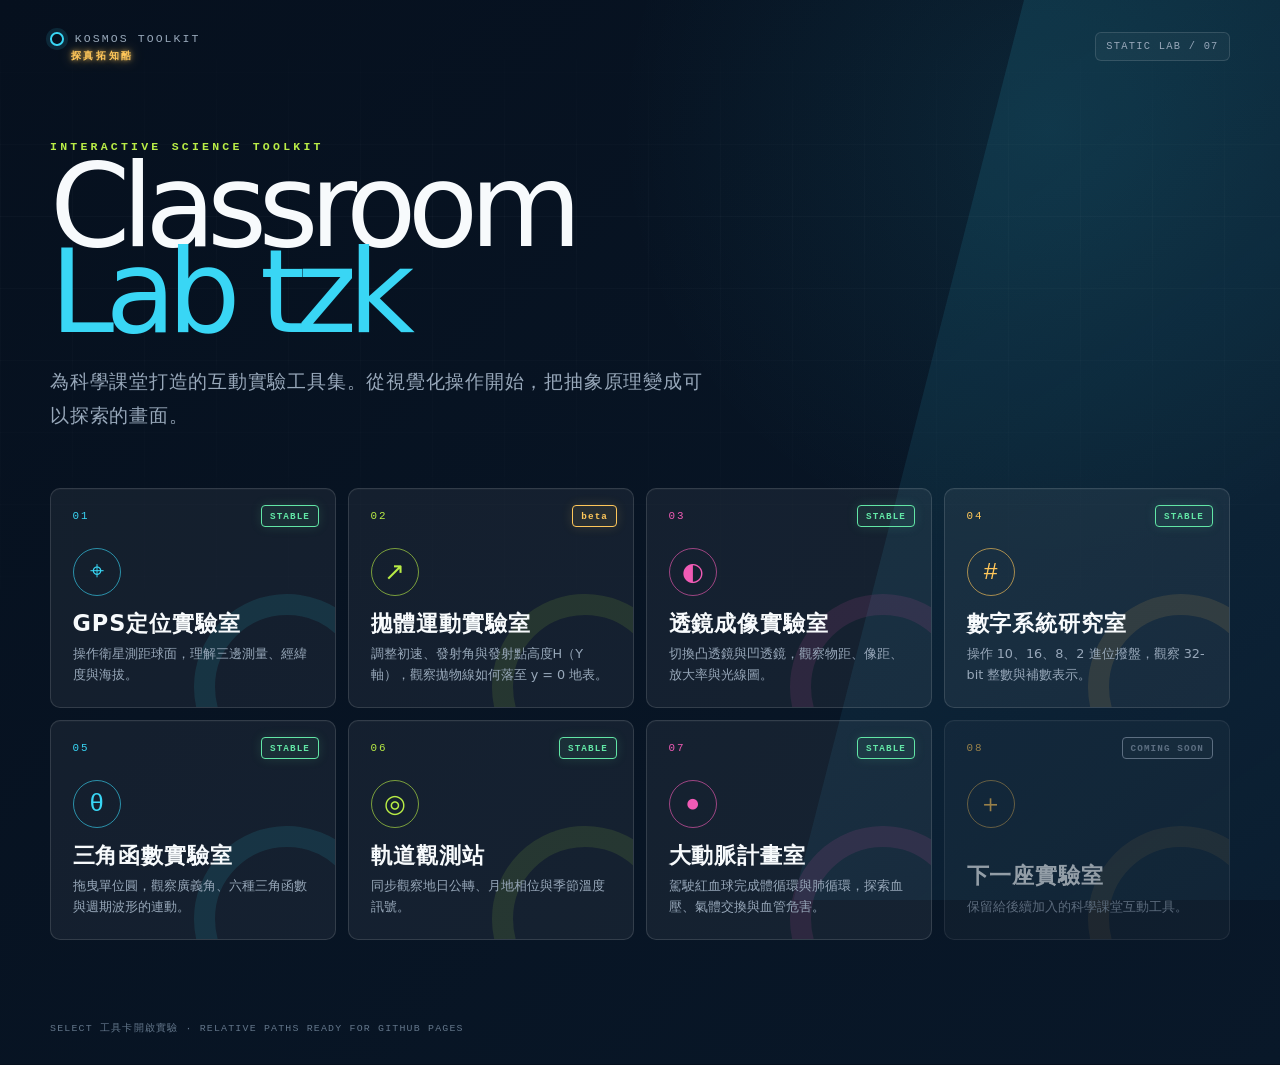
<file: index.html>
<!doctype html>
<html lang="zh-Hant-TW">
<head>
    <meta charset="utf-8">
    <meta name="viewport" content="width=device-width, initial-scale=1">
    <meta name="description" content="為科學課堂打造的互動實驗工具集。">
    <meta name="theme-color" content="#06101e">
    <title>Classroom Lab tzk</title>
    <link rel="stylesheet" href="./assets/css/shared.css">
    <link rel="stylesheet" href="./assets/css/home.css">
</head>
<body>
    <div class="home-shell">
        <header class="home-header">
            <div class="home-brand" aria-label="Kosmos Toolkit，探真拓知酷">
                <div class="brand-mark">Kosmos Toolkit</div>
                <p class="brand-tagline">探真拓知酷</p>
            </div>
            <span class="version-pill">STATIC LAB / 07</span>
        </header>

        <main class="home-main">
            <section class="hero" aria-labelledby="site-title">
                <p class="eyebrow">Interactive science toolkit</p>
                <h1 class="hero-title" id="site-title">Classroom<span>Lab tzk</span></h1>
                <p class="hero-copy">為科學課堂打造的互動實驗工具集。從視覺化操作開始，把抽象原理變成可以探索的畫面。</p>
            </section>

            <section class="tool-grid" aria-label="工具列表">
                <a class="tool-card tool-card--cyan" href="./gps_3d/gps_3d.html">
                    <span class="tool-number">01</span>
                    <span class="status-label status-label--stable">STABLE</span>
                    <span class="tool-icon" aria-hidden="true">⌖</span>
                    <h2>GPS定位實驗室</h2>
                    <p>操作衛星測距球面，理解三邊測量、經緯度與海拔。</p>
                </a>

                <a class="tool-card tool-card--lime" href="./projectilemotion/projectilemotion.html">
                    <span class="tool-number">02</span>
                    <span class="status-label status-label--beta">beta</span>
                    <span class="tool-icon" aria-hidden="true">↗</span>
                    <h2>拋體運動實驗室</h2>
                    <p>調整初速、發射角與發射點高度H（Y軸），觀察拋物線如何落至 y = 0 地表。</p>
                </a>

                <a class="tool-card tool-card--magenta" href="./lens/lens.html">
                    <span class="tool-number">03</span>
                    <span class="status-label status-label--stable">STABLE</span>
                    <span class="tool-icon" aria-hidden="true">◐</span>
                    <h2>透鏡成像實驗室</h2>
                    <p>切換凸透鏡與凹透鏡，觀察物距、像距、放大率與光線圖。</p>
                </a>

                <a class="tool-card tool-card--amber" href="./son/son.html">
                    <span class="tool-number">04</span>
                    <span class="status-label status-label--stable">STABLE</span>
                    <span class="tool-icon" aria-hidden="true">#</span>
                    <h2>數字系統研究室</h2>
                    <p>操作 10、16、8、2 進位撥盤，觀察 32-bit 整數與補數表示。</p>
                </a>

                <a class="tool-card tool-card--cyan" href="./trigfun/trigfun.html">
                    <span class="tool-number">05</span>
                    <span class="status-label status-label--stable">STABLE</span>
                    <span class="tool-icon" aria-hidden="true">θ</span>
                    <h2>三角函數實驗室</h2>
                    <p>拖曳單位圓，觀察廣義角、六種三角函數與週期波形的連動。</p>
                </a>

                <a class="tool-card tool-card--lime" href="./ogo/ogo.html">
                    <span class="tool-number">06</span>
                    <span class="status-label status-label--stable">STABLE</span>
                    <span class="tool-icon" aria-hidden="true">◎</span>
                    <h2>軌道觀測站</h2>
                    <p>同步觀察地日公轉、月地相位與季節溫度訊號。</p>
                </a>

                <a class="tool-card tool-card--magenta" href="./rbcrr/rbcrr.html">
                    <span class="tool-number">07</span>
                    <span class="status-label status-label--stable">STABLE</span>
                    <span class="tool-icon" aria-hidden="true">●</span>
                    <h2>大動脈計畫室</h2>
                    <p>駕駛紅血球完成體循環與肺循環，探索血壓、氣體交換與血管危害。</p>
                </a>

                <article class="tool-card tool-card--amber tool-card--soon" aria-disabled="true">
                    <span class="tool-number">08</span>
                    <span class="status-label status-label--soon">COMING SOON</span>
                    <span class="tool-icon" aria-hidden="true">＋</span>
                    <h2>下一座實驗室</h2>
                    <p>保留給後續加入的科學課堂互動工具。</p>
                </article>
            </section>
        </main>

        <footer class="home-footer">SELECT 工具卡開啟實驗 · RELATIVE PATHS READY FOR GITHUB PAGES</footer>
    </div>
</body>
</html>
</file>
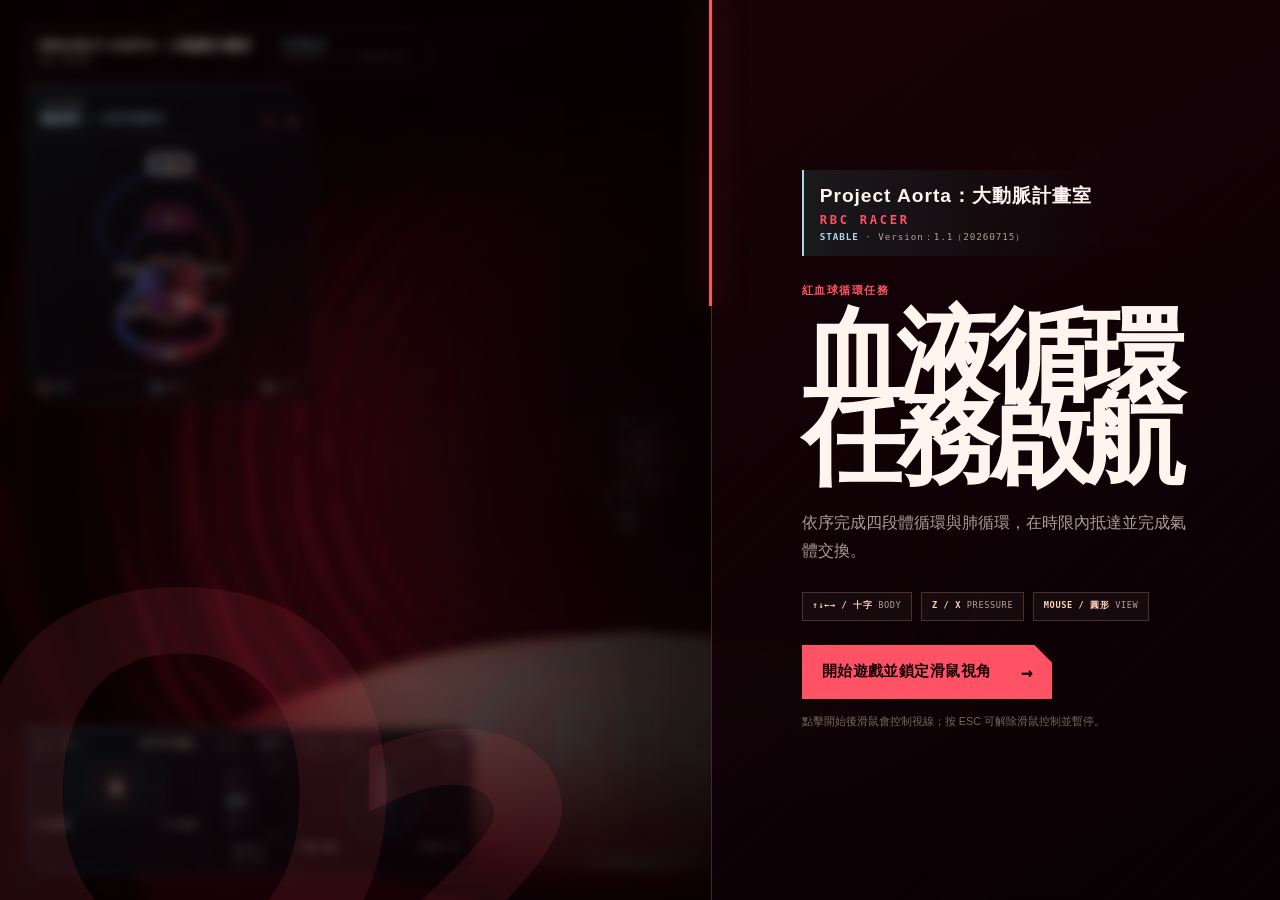
<file: rbcrr/index.html>
<!doctype html>
<html lang="zh-Hant">
  <head>
    <meta charset="utf-8">
    <meta
      name="viewport"
      content="width=device-width, initial-scale=1, maximum-scale=1, user-scalable=no, viewport-fit=cover"
    >
    <link rel="icon" href="data:image/svg+xml,%3Csvg xmlns='http://www.w3.org/2000/svg' viewBox='0 0 1 1'%3E%3C/svg%3E">
    <meta
      name="description"
      content="Project Aorta：大動脈計畫室，RBC RACER 血液循環教育遊戲正式穩定版"
    >
    <title>Project Aorta：大動脈計畫室 | RBC RACER</title>
    <link rel="stylesheet" href="./css/main.css?v=stable-v1.1-20260715-r2">
    <link rel="stylesheet" href="./css/hud.css?v=stable-v1.1-20260715-r2">
    <link rel="stylesheet" href="./css/menu.css?v=stable-v1.1-20260715-r2">
    <link rel="stylesheet" href="./css/cutscene.css?v=stable-v1.1-20260715-r2">
    <link rel="stylesheet" href="./css/mobile.css?v=stable-v1.1-20260715-r2">
  </head>
  <body>
    <main
      id="game-root"
      class="game-root"
      data-game-state="BOOT"
      data-release-status="STABLE"
      data-release-version="1.1"
      data-release-date="20260715"
      data-intoxicated="false"
      data-malaria-visual-active="false"
    >
      <canvas
        id="game-canvas"
        aria-label="Project Aorta：大動脈計畫室，RBC RACER 第一關體循環的腹部及下肢血管"
        tabindex="0"
      ></canvas>
      <div class="screen-vignette" aria-hidden="true"></div>
      <div class="screen-grain" aria-hidden="true"></div>
      <div class="malaria-steam" aria-hidden="true">
        <i></i><i></i><i></i>
      </div>

      <section id="game-hud" class="game-hud" aria-label="遊戲狀態">
        <header class="hud-brand">
          <span class="hud-brand__identity">
            <strong data-product-name>Project Aorta：大動脈計畫室</strong>
            <small data-product-subtitle>RBC RACER</small>
          </span>
          <span class="hud-brand__release">
            <b data-product-status>STABLE</b>
            <small data-display-version>Version：1.1（20260715）</small>
          </span>
        </header>

        <section class="circulation-card" aria-labelledby="circulation-title">
          <header class="circulation-card__header">
            <div>
              <span>血液循環圖</span>
              <strong id="circulation-title">體循環</strong>
            </div>
            <b id="circulation-route-code">第 1 關</b>
          </header>
          <div id="circulation-map" class="circulation-map"></div>
          <footer class="circulation-card__legend" aria-label="循環圖圖例">
            <span><i data-tone="arterial"></i> 充氧血</span>
            <span><i data-tone="venous"></i> 減氧血</span>
            <span><i data-tone="player"></i> 紅血球</span>
          </footer>
        </section>

        <section class="vital-stack" aria-label="生命徵象">
          <article class="vital-card vital-card--hp">
            <div class="vital-card__heading">
              <span>Cell integrity</span>
              <strong>HP</strong>
            </div>
            <output id="hp-value">100 / 200</output>
            <div id="hp-meter" class="vital-meter" style="--meter-fill: 0.5">
              <span></span>
            </div>
          </article>

          <article class="vital-card vital-card--bp">
            <div class="vital-card__heading">
              <span>Blood pressure</span>
              <strong>BP</strong>
            </div>
            <output id="bp-value">100 mmHg</output>
            <div
              id="bp-meter"
              class="vital-meter vital-meter--bp"
              data-range="SAFE"
              style="--meter-fill: 0.3846"
            >
              <span></span>
            </div>
            <small>SAFE BAND 80–130</small>
          </article>
        </section>

        <section class="mission-strip" aria-label="目前關卡資訊">
          <div class="mission-strip__location">
            <span>Location</span>
            <strong id="location-value">左心室</strong>
          </div>
          <div>
            <span>Level</span>
            <strong id="level-value">1 / 4</strong>
          </div>
          <div>
            <span>Score</span>
            <strong id="score-value">0</strong>
          </div>
          <div>
            <span>Distance</span>
            <strong id="distance-value">0.0 / 3000.0</strong>
          </div>
          <div>
            <span>Velocity</span>
            <strong id="speed-value">10 u/s</strong>
          </div>
        </section>

        <aside
          id="status-panel"
          class="status-panel"
          data-active="false"
          aria-labelledby="status-panel-title"
        >
          <header>
            <span>生理狀態監測</span>
            <strong id="status-panel-title">目前狀態</strong>
          </header>
          <p id="status-empty">目前無異常狀態</p>
          <div id="status-list" class="status-list" data-count="0"></div>
          <section class="status-toolkit" aria-labelledby="toolkit-title">
            <div class="status-toolkit__brand">
              <span>KOSMOS TOOLKIT</span>
              <strong id="toolkit-title">探真拓知酷</strong>
            </div>
            <div class="status-toolkit__controls">
              <div><kbd>↑ ↓ ← →</kbd><span>紅血球橫向閃避</span></div>
              <div><kbd>Z / X</kbd><span>提高／降低血壓</span></div>
              <div><kbd>O / C</kbd><span>氣體交換 QTE</span></div>
              <div><kbd>MOUSE</kbd><span>環視血管，不控制車身</span></div>
              <div><kbd>ESC</kbd><span>解除滑鼠鎖定並暫停</span></div>
            </div>
          </section>
        </aside>

        <aside class="clock-card" data-active="false" aria-label="絕對計時器">
          <span class="clock-card__signal" aria-hidden="true"></span>
          <div>
            <span>任務計時</span>
            <strong id="timer-value">--.- s</strong>
          </div>
          <small id="timer-caption">點擊開始計時</small>
        </aside>

        <section
          id="flight-instruments"
          class="flight-instruments"
          aria-label="紅血球姿態、高度與滑鼠視覺方向儀表"
        >
          <article class="instrument instrument--attitude">
            <header><span>KEY / BODY</span><strong>ATTITUDE</strong></header>
            <div class="attitude-display" aria-hidden="true">
              <i class="attitude-display__axis"></i>
              <b id="attitude-marker" class="attitude-display__marker"></b>
            </div>
            <footer>
              <output id="attitude-x">X +0.00</output>
              <output id="attitude-y">Y +0.00</output>
            </footer>
          </article>

          <article class="instrument instrument--altitude">
            <header><span>VESSEL</span><strong>ALT</strong></header>
            <div class="altitude-tape" aria-hidden="true">
              <span id="altitude-maximum">13.0</span>
              <i><b id="altitude-marker"></b></i>
              <span id="altitude-minimum">0.0</span>
            </div>
            <output id="altitude-value">6.5 u</output>
            <small id="vessel-diameter">DIA 13.0</small>
          </article>

          <article class="instrument instrument--view">
            <header><span>MOUSE / LOOK</span><strong>VIEW</strong></header>
            <div class="view-direction" aria-hidden="true">
              <span>N</span>
              <i id="view-direction-needle"></i>
              <b></b>
            </div>
            <footer>
              <output id="view-heading">HDG 000°</output>
              <output id="view-pitch">PITCH +0°</output>
            </footer>
          </article>
        </section>

        <div id="body-reticle" class="reticle reticle--body" aria-hidden="true">
          <i></i>
          <span class="desktop-control-copy">KEY / BODY</span>
          <span class="mobile-control-copy">TOUCH / BODY</span>
        </div>
        <div id="view-reticle" class="reticle reticle--view" aria-hidden="true">
          <i></i>
          <span>MOUSE / VIEW</span>
        </div>

        <section
          id="qte-panel"
          class="qte-panel"
          data-phase="IDLE"
          data-outcome=""
          aria-labelledby="qte-title"
          role="status"
          aria-live="polite"
          hidden
        >
          <header class="qte-panel__header">
            <div>
              <span>Gas exchange protocol</span>
              <strong id="qte-title">氣體交換</strong>
            </div>
            <b id="qte-attempt">第 -- 次</b>
          </header>
          <p id="qte-instruction" class="qte-panel__instruction">
            倒數結束前分別按滿 O 與 C，不必交替。
          </p>
          <div class="qte-panel__actions">
            <article id="qte-oxygen-card" data-complete="false">
              <kbd>O</kbd>
              <div><span>OXYGEN / 氧氣</span><output id="qte-oxygen-count">0 / --</output></div>
            </article>
            <article id="qte-carbon-card" data-complete="false">
              <kbd>C</kbd>
              <div><span>CARBON DIOXIDE / 二氧化碳</span><output id="qte-carbon-count">0 / --</output></div>
            </article>
          </div>
          <div class="qte-panel__deadline">
            <span id="qte-timer">--.-- s</span>
            <i><b id="qte-progress"></b></i>
          </div>
          <div id="qte-result" class="qte-panel__result" hidden>
            <strong id="qte-result-title">交換完成</strong>
            <span id="qte-result-copy">血液已完成氣體交換。</span>
          </div>
        </section>

        <section
          id="central-message"
          class="central-message"
          data-tone="INFO"
          role="status"
          aria-live="polite"
          hidden
        >
          <p id="central-message-kicker">循環導航</p>
          <strong id="central-message-title">循環圖已同步</strong>
          <p id="central-message-copy">循環圖已與紅血球位置同步。</p>
        </section>

        <footer class="control-ribbon" aria-label="操作說明">
          <span><kbd>↑ ↓ ← →</kbd> 局部截面</span>
          <span><kbd>Z</kbd> BP +</span>
          <span><kbd>X</kbd> BP −</span>
          <span><kbd>O / C</kbd> QTE</span>
          <span><kbd>MOUSE</kbd> 只調整視角</span>
          <span><kbd>ESC</kbd> 暫停</span>
        </footer>
      </section>

      <section
        id="mobile-controls"
        class="mobile-controls"
        aria-label="手機觸控操作"
        hidden
      >
        <div class="mobile-drive-pad" aria-label="紅血球機身方向控制">
          <span>BODY</span>
          <button
            class="mobile-control mobile-control--up"
            type="button"
            data-mobile-hold-code="ArrowUp"
            data-pressed="false"
            aria-label="機身向上"
          >↑</button>
          <button
            class="mobile-control mobile-control--left"
            type="button"
            data-mobile-hold-code="ArrowLeft"
            data-pressed="false"
            aria-label="機身向左"
          >←</button>
          <button
            class="mobile-control mobile-control--right"
            type="button"
            data-mobile-hold-code="ArrowRight"
            data-pressed="false"
            aria-label="機身向右"
          >→</button>
          <button
            class="mobile-control mobile-control--down"
            type="button"
            data-mobile-hold-code="ArrowDown"
            data-pressed="false"
            aria-label="機身向下"
          >↓</button>
        </div>

        <div class="mobile-pressure-pad" aria-label="血壓速度控制">
          <span>VOL / BP</span>
          <button
            class="mobile-control"
            type="button"
            data-mobile-hold-code="KeyX"
            data-pressed="false"
            aria-label="降低血壓與速度"
          ><b>−</b><small>BP</small></button>
          <button
            class="mobile-control"
            type="button"
            data-mobile-hold-code="KeyZ"
            data-pressed="false"
            aria-label="提高血壓與速度"
          ><b>＋</b><small>BP</small></button>
        </div>

        <div class="mobile-qte-pad" aria-label="氣體交換控制">
          <span>GAS EXCHANGE</span>
          <button
            class="mobile-control mobile-control--oxygen"
            type="button"
            data-mobile-qte-code="KeyO"
            data-pressed="false"
            aria-label="輸入氧氣 O"
          ><b>O</b><small>氧氣</small></button>
          <button
            class="mobile-control mobile-control--carbon"
            type="button"
            data-mobile-qte-code="KeyC"
            data-pressed="false"
            aria-label="輸入二氧化碳 C"
          ><b>C</b><small>二氧化碳</small></button>
        </div>

        <button
          id="mobile-pause-control"
          class="mobile-pause-control"
          type="button"
          aria-label="暫停遊戲"
        ><b>Ⅱ</b><span>PAUSE</span></button>
      </section>

      <section
        id="cutscene-layer"
        class="cutscene-layer"
        aria-live="polite"
        aria-label="劇情動畫"
        hidden
      ></section>

      <section
        id="game-overlay"
        class="game-overlay"
        data-mode="READY"
        aria-labelledby="overlay-title"
      >
        <div id="overlay-index" class="overlay-index" aria-hidden="true">O₂</div>
        <div class="overlay-panel">
          <div class="overlay-product" aria-label="正式產品資訊">
            <span data-product-name>Project Aorta：大動脈計畫室</span>
            <strong data-product-subtitle>RBC RACER</strong>
            <small><b data-product-status>STABLE</b> · <span data-display-version>Version：1.1（20260715）</span></small>
          </div>
          <p id="overlay-kicker" class="overlay-kicker">
            紅血球循環任務
          </p>
          <h1 id="overlay-title">血液循環任務啟航</h1>
          <p id="overlay-copy" class="overlay-copy">
            四關將依序完成體循環與肺循環；請在時限內抵達，並完成組織或肺部的氣體交換。
          </p>
          <div class="overlay-controls" aria-label="核心操作">
            <span class="desktop-control-copy"><b>↑↓←→ / 十字</b> BODY</span>
            <span class="desktop-control-copy"><b>Z / X</b> PRESSURE</span>
            <span class="desktop-control-copy"><b>MOUSE / 圓形</b> VIEW</span>
            <span class="mobile-control-copy"><b>TOUCH 十字</b> BODY</span>
            <span class="mobile-control-copy"><b>音量鍵／BP ±</b> PRESSURE</span>
            <span class="mobile-control-copy"><b>TOUCH O / C</b> QTE</span>
          </div>
          <div id="overlay-actions" class="overlay-actions">
            <button id="overlay-action" type="button">
              開始遊戲並鎖定滑鼠視角
            </button>
            <button
              id="overlay-restart-action"
              class="overlay-action-secondary"
              type="button"
              hidden
            >
              從第一關重新開始
            </button>
            <button
              id="overlay-menu-action"
              class="overlay-action-secondary"
              type="button"
              hidden
            >
              回到主選單
            </button>
          </div>
          <p class="overlay-note">
            <span class="desktop-control-copy">
              點擊開始後滑鼠會控制視線；按 ESC 可解除滑鼠控制並暫停。
            </span>
            <span class="mobile-control-copy">
              手機版固定駕駛視角；請保持橫向，使用觸控鍵操作機身與氣體交換。
            </span>
          </p>
        </div>
      </section>

      <section
        id="mobile-orientation-guard"
        class="mobile-orientation-guard"
        role="alert"
        aria-live="assertive"
        hidden
      >
        <div class="orientation-device" aria-hidden="true">
          <i></i>
        </div>
        <p>LANDSCAPE REQUIRED</p>
        <h2>請將手機轉為橫式</h2>
        <span>遊戲只在橫向螢幕啟用；旋轉後即可繼續。</span>
      </section>

      <noscript class="noscript-message">
        Project Aorta：大動脈計畫室需要啟用 JavaScript ES Modules。
      </noscript>
    </main>

    <script src="./js/entryGuard.js?v=stable-v1.1-20260715-r2"></script>
    <script type="module" src="./js/main.js?v=stable-v1.1-20260715-r2"></script>
  </body>
</html>
</file>
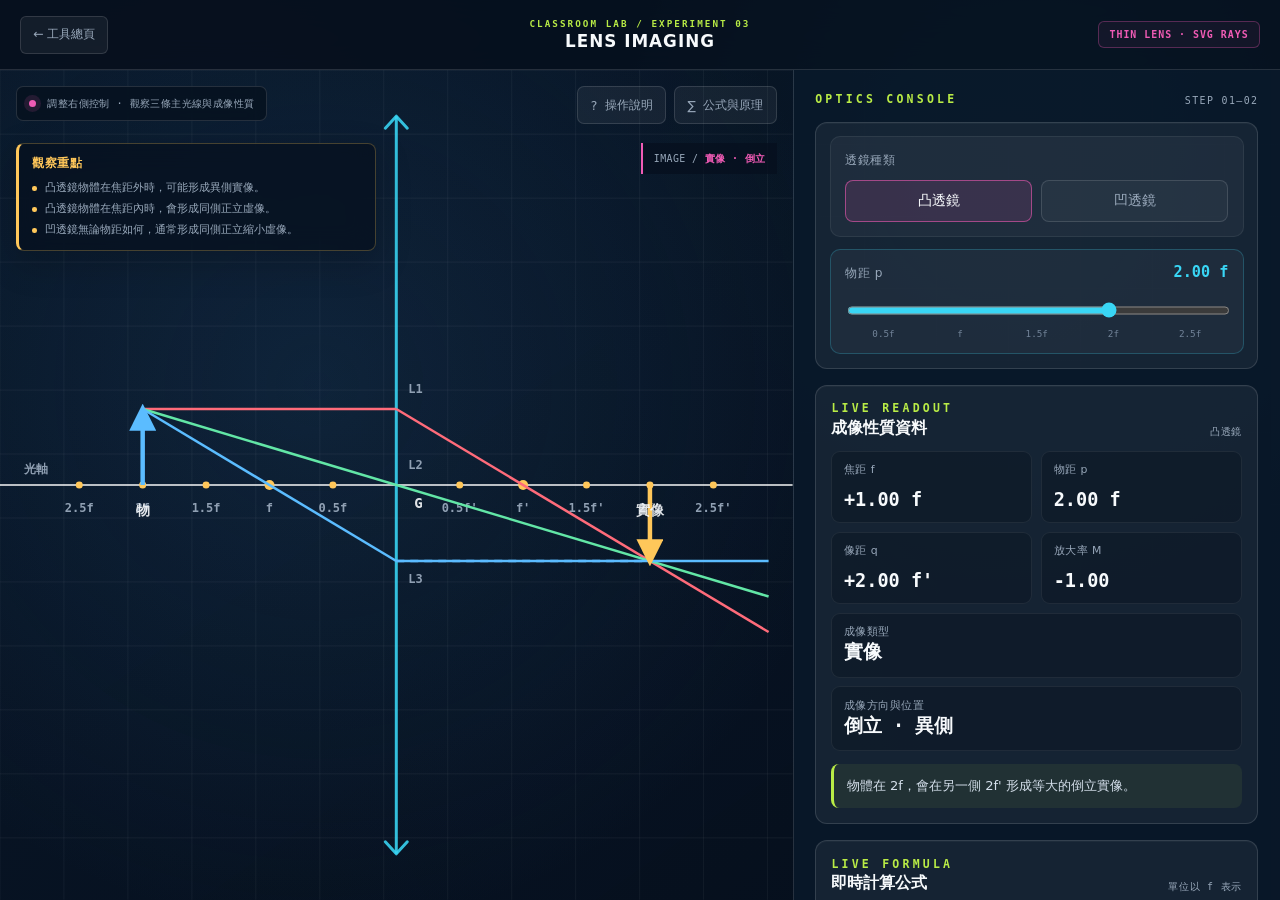
<file: lens/lens.html>
<!doctype html>
<html lang="zh-Hant-TW">
<head>
    <meta charset="utf-8">
    <meta name="viewport" content="width=device-width, initial-scale=1">
    <meta name="description" content="以互動式光線圖探索凸透鏡與凹透鏡成像，觀察物距、像距、放大率與成像性質的變化。">
    <meta name="theme-color" content="#06101e">
    <title>透鏡成像實驗室｜Classroom Lab tzk</title>
    <link rel="stylesheet" href="../assets/css/shared.css">
    <link rel="stylesheet" href="./assets/lens.css">
    <script defer src="./assets/lens.js"></script>
</head>
<body class="lens-page">
    <div class="lens-shell">
        <header class="topbar">
            <a class="home-link" href="../index.html" aria-label="返回工具總頁">← 工具總頁</a>

            <div class="page-identity">
                <p>CLASSROOM LAB / EXPERIMENT 03</p>
                <strong>LENS IMAGING</strong>
            </div>

            <div class="model-chip" aria-label="模型假設">THIN LENS · SVG RAYS</div>
        </header>

        <main class="lens-layout">
            <section class="lens-stage" aria-label="透鏡成像光線圖">
                <svg id="lens-svg" role="img" aria-labelledby="lens-svg-title lens-svg-desc">
                    <title id="lens-svg-title">透鏡成像光線圖</title>
                    <desc id="lens-svg-desc">顯示光軸、透鏡、焦點、物體、成像位置與三條主光線。</desc>
                </svg>

                <div class="stage-guide">調整右側控制 · 觀察三條主光線與成像性質</div>

                <div class="stage-tools">
                    <button class="button" id="btn-guide" type="button">
                        <span aria-hidden="true">?</span>
                        <span class="button-label">操作說明</span>
                    </button>
                    <button class="button" id="btn-formula" type="button">
                        <span aria-hidden="true">∑</span>
                        <span class="button-label">公式與原理</span>
                    </button>
                </div>

                <div class="image-chip">
                    IMAGE / <strong id="stage-status">實像 · 倒立</strong>
                </div>

                <aside class="stage-observation" aria-labelledby="stage-observation-title">
                    <h2 id="stage-observation-title">觀察重點</h2>
                    <ul>
                        <li>凸透鏡物體在焦距外時，可能形成異側實像。</li>
                        <li>凸透鏡物體在焦距內時，會形成同側正立虛像。</li>
                        <li>凹透鏡無論物距如何，通常形成同側正立縮小虛像。</li>
                    </ul>
                </aside>
            </section>

            <aside class="control-panel" aria-label="透鏡成像控制面板">
                <h1 class="screen-reader-only">薄透鏡成像互動工具</h1>
                <div class="panel-heading">
                    <div>
                        <p class="eyebrow">Optics console</p>
                    </div>
                    <span class="panel-step">STEP 01—02</span>
                </div>

                <section class="parameter-panel" aria-label="參數設定">
                    <div class="control-card">
                        <span class="control-card__label">透鏡種類</span>
                        <div class="lens-toggle" role="radiogroup" aria-label="選擇透鏡種類">
                            <label>
                                <input type="radio" name="lens-type" value="convex" checked>
                                <span>凸透鏡</span>
                            </label>
                            <label>
                                <input type="radio" name="lens-type" value="concave">
                                <span>凹透鏡</span>
                            </label>
                        </div>
                    </div>

                    <label class="control-card control-card--cyan" for="input-p-ratio">
                        <span class="control-card__label">物距 p</span>
                        <output class="control-card__value" id="p-ratio-value" for="input-p-ratio">2.00 f</output>
                        <input id="input-p-ratio" type="range" min="0.2" max="2.8" value="2" step="0.05">
                        <span class="range-markers" aria-hidden="true">
                            <span>0.5f</span>
                            <span>f</span>
                            <span>1.5f</span>
                            <span>2f</span>
                            <span>2.5f</span>
                        </span>
                    </label>
                </section>

                <section class="result-panel" aria-labelledby="result-title" aria-live="polite">
                    <div class="result-panel__header">
                        <div>
                            <p class="eyebrow">Live readout</p>
                            <h2 id="result-title">成像性質資料</h2>
                        </div>
                        <span id="lens-type-summary">凸透鏡</span>
                    </div>

                    <div class="result-grid">
                        <article class="result-card">
                            <span>焦距 f</span>
                            <strong id="result-focal">+1.00 f</strong>
                        </article>
                        <article class="result-card">
                            <span>物距 p</span>
                            <strong id="result-object-distance">2.00 f</strong>
                        </article>
                        <article class="result-card">
                            <span>像距 q</span>
                            <strong id="result-image-distance">2.00 f'</strong>
                        </article>
                        <article class="result-card">
                            <span>放大率 M</span>
                            <strong id="result-magnification">-1.00</strong>
                        </article>
                        <article class="result-card result-card--wide">
                            <span>成像類型</span>
                            <strong id="result-image-type">實像</strong>
                        </article>
                        <article class="result-card result-card--wide">
                            <span>成像方向與位置</span>
                            <strong id="result-orientation">倒立 · 異側</strong>
                        </article>
                    </div>

                    <p class="interpretation" id="result-interpretation">物體在 2f，會在另一側 2f' 形成等大的倒立實像。</p>
                </section>

                <section class="formula-panel" aria-labelledby="formula-live-title" aria-live="polite">
                    <div class="formula-panel__header">
                        <div>
                            <p class="eyebrow">Live formula</p>
                            <h2 id="formula-live-title">即時計算公式</h2>
                        </div>
                        <span>單位以 f 表示</span>
                    </div>

                    <div class="formula-card-grid">
                        <article class="formula-card formula-card--cyan">
                            <span class="formula-card__number">01</span>
                            <h3>薄透鏡公式</h3>
                            <p class="formula-equation">1/f = 1/p + 1/q</p>
                            <p class="formula-substitution" id="formula-lens-equation">1/+1.00 = 1/2.00 + 1/2.00</p>
                        </article>

                        <article class="formula-card formula-card--lime">
                            <span class="formula-card__number">02</span>
                            <h3>像距</h3>
                            <p class="formula-equation">q = f × p ÷ (p − f)</p>
                            <p class="formula-substitution" id="formula-image-distance">q = 2.00 f</p>
                        </article>

                        <article class="formula-card formula-card--magenta">
                            <span class="formula-card__number">03</span>
                            <h3>放大率</h3>
                            <p class="formula-equation">M = −q ÷ p</p>
                            <p class="formula-substitution" id="formula-magnification">M = -2.00 ÷ 2.00 = -1.00</p>
                        </article>

                        <article class="formula-card formula-card--amber">
                            <span class="formula-card__number">04</span>
                            <h3>成像判讀</h3>
                            <p class="formula-equation">q 正為異側實像；q 負為同側虛像</p>
                            <p class="formula-substitution" id="formula-judgement">q &gt; 0，所以是異側實像。</p>
                        </article>
                    </div>
                </section>

                <div class="panel-actions">
                    <button class="button" id="btn-reset" type="button">重設參數</button>
                    <button class="button button--primary" id="btn-demo" type="button">示範組合</button>
                </div>
            </aside>
        </main>
    </div>

    <div class="modal" id="modal-guide" aria-hidden="true">
        <section class="modal__dialog" role="dialog" aria-modal="true" aria-labelledby="guide-title">
            <header class="modal__header">
                <h2 id="guide-title">透鏡成像操作說明｜How to Explore</h2>
                <button class="modal__close" type="button" data-close-modal aria-label="關閉操作說明">×</button>
            </header>

            <div class="modal__body">
                <p>本實驗用「光線圖」觀察薄透鏡成像。物體固定在透鏡左側，光線由左往右行進。</p>

                <ol class="guide-step-list">
                    <li>
                        <strong>選擇透鏡種類</strong>
                        <span>凸透鏡會聚光線；凹透鏡發散光線。切換後，焦距正負與光線方向會一起改變。</span>
                    </li>
                    <li>
                        <strong>調整物距 p</strong>
                        <span>滑桿以焦距 f 的倍數表示物距。把物體移近或移遠，觀察像距、放大率與影像方向如何改變。</span>
                    </li>
                    <li>
                        <strong>閱讀三條主光線</strong>
                        <span>L1 平行光線、L2 通過透鏡中心、L3 經過或指向焦點。實線是實際光線，虛線是反向延長線。</span>
                    </li>
                    <li>
                        <strong>判讀成像</strong>
                        <span>黃色箭頭表示實像；灰色虛線箭頭表示虛像。右側資料面板會同步顯示像距 q、放大率 M 與成像性質。</span>
                    </li>
                </ol>

                <p class="teaching-note"><strong>快速示範：</strong>按下「示範組合」可依序切換凸透鏡 2f、凸透鏡焦距內、凹透鏡等代表情境。</p>
            </div>

            <footer class="modal__footer">
                <button class="button button--primary" type="button" data-close-modal>開始操作</button>
            </footer>
        </section>
    </div>

    <div class="modal" id="modal-formula" aria-hidden="true">
        <section class="modal__dialog" role="dialog" aria-modal="true" aria-labelledby="formula-title">
            <header class="modal__header">
                <h2 id="formula-title">薄透鏡成像｜Thin Lens Imaging</h2>
                <button class="modal__close" type="button" data-close-modal aria-label="關閉公式說明">×</button>
            </header>

            <div class="modal__body">
                <p>本頁採用理想薄透鏡模型：透鏡厚度忽略不計，物體在透鏡左側，光由左往右行進。</p>

                <ul class="principle-list">
                    <li><strong>焦距 f：</strong>凸透鏡視為正焦距，凹透鏡視為負焦距。</li>
                    <li><strong>物距 p：</strong>物體到透鏡中心的距離，本實驗以焦距 f 的倍數調整。</li>
                    <li><strong>像距 q：</strong>q 為正時，像在透鏡右側，屬於實像；q 為負時，像在透鏡左側，屬於虛像。</li>
                    <li><strong>放大率 M：</strong>M = −q ÷ p。M 為負代表倒立，M 為正代表正立；絕對值大於 1 代表放大。</li>
                    <li><strong>焦點特例：</strong>凸透鏡物體剛好在 f 上時，折射光近似平行，不會在有限距離形成清楚影像。</li>
                </ul>

                <p class="teaching-note"><strong>教學限制：</strong>這是課堂光線圖示範，未模擬透鏡厚度、像差、光圈、色散、繞射或真實相機感光面。</p>
            </div>

            <footer class="modal__footer">
                <button class="button button--primary" type="button" data-close-modal>了解</button>
            </footer>
        </section>
    </div>
</body>
</html>
</file>
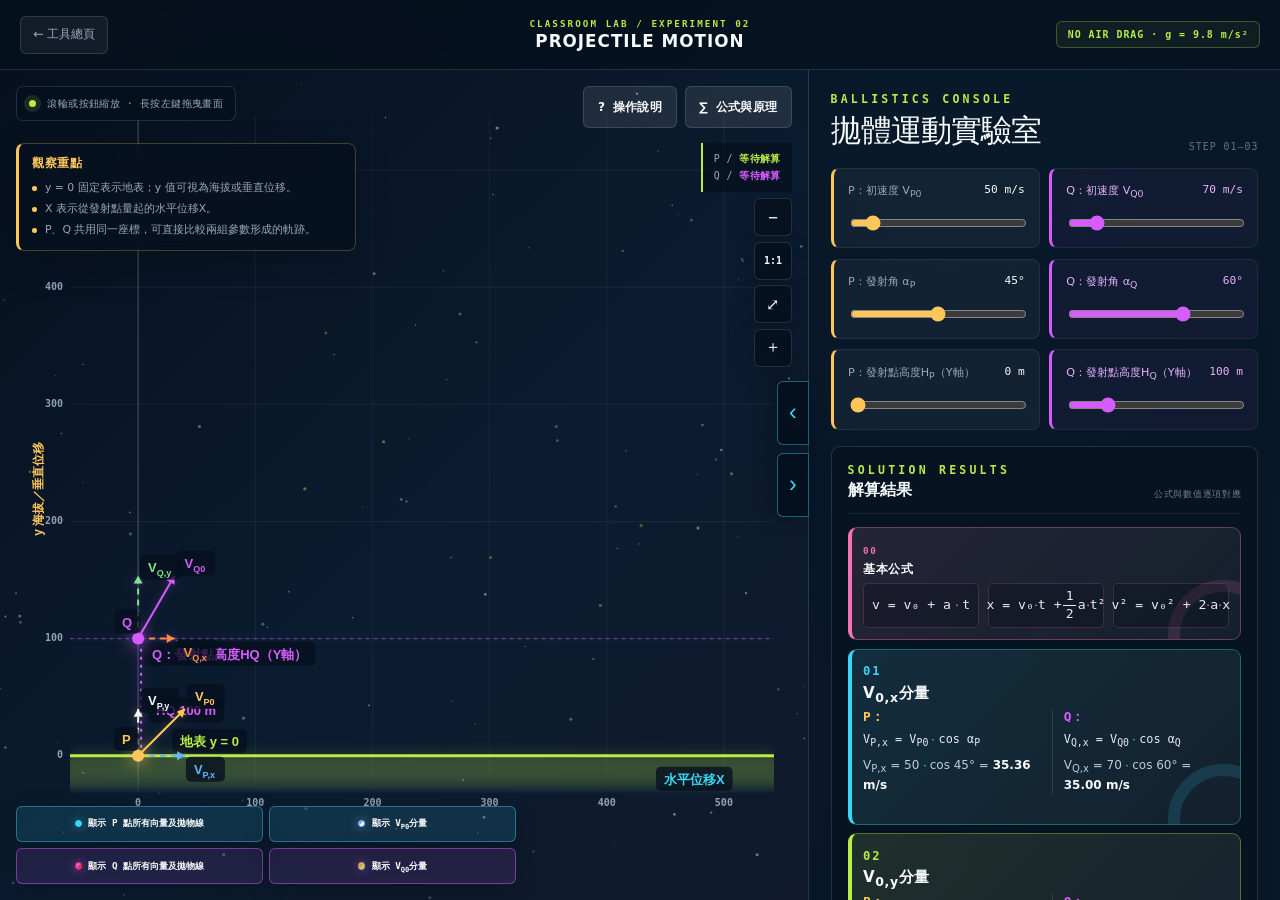
<file: projectilemotion/projectilemotion.html>
<!doctype html>
<html lang="zh-Hant-TW">
<head>
    <meta charset="utf-8">
    <meta name="viewport" content="width=device-width, initial-scale=1">
    <meta name="description" content="以共用座標畫布比較 P、Q 兩組拋體運動，觀察初速、發射角與發射點高度H（Y軸）如何影響飛行時間、水平位移X與落點。">
    <meta name="theme-color" content="#06101e">
    <title>拋體運動實驗室｜Classroom Lab tzk</title>
    <link rel="stylesheet" href="../assets/css/shared.css">
    <link rel="stylesheet" href="./assets/projectilemotion.css">
    <script defer src="./assets/projectilemotion.js"></script>
</head>
<body class="projectile-page">
    <div class="projectile-shell">
        <header class="topbar">
            <a class="home-link" href="../index.html" aria-label="返回工具總頁">← 工具總頁</a>

            <div class="page-identity">
                <p>CLASSROOM LAB / EXPERIMENT 02</p>
                <strong>PROJECTILE MOTION</strong>
            </div>

            <div class="model-chip" aria-label="模型假設">NO AIR DRAG · g = 9.8 m/s²</div>
        </header>

        <main class="projectile-layout">
            <button class="control-panel-fullscreen" id="btn-fullscreen-control-panel" type="button" aria-controls="control-panel" aria-pressed="false" aria-label="向左全螢幕顯示右側參數控制區" title="向左全螢幕顯示右側參數控制區">
                <span class="control-panel-icon" id="control-panel-fullscreen-icon" aria-hidden="true">‹</span>
            </button>

            <button class="control-panel-toggle" id="btn-toggle-control-panel" type="button" aria-controls="control-panel" aria-expanded="true" aria-label="向右收合右側參數控制區" title="向右收合右側參數控制區">
                <span class="control-panel-icon" id="control-panel-toggle-icon" aria-hidden="true">›</span>
            </button>

            <section class="stage" aria-label="左側解算展示區域">
                <canvas id="trajectory-canvas" aria-label="可縮放與拖曳的共用拋體軌跡座標畫面，包含發射點 P 與 Q、y 等於 0 的地表、兩組初速度向量、分量向量及解算後軌跡"></canvas>
                <div class="stage-guide">滾輪或按鈕縮放 · 長按左鍵拖曳畫面</div>
                <div class="stage-tools">
                    <button class="button" id="btn-guide" type="button" aria-label="操作說明">
                        <span aria-hidden="true">?</span>
                        <span class="button-label">操作說明</span>
                    </button>
                    <button class="button" id="btn-formula" type="button" aria-label="公式與原理">
                        <span aria-hidden="true">∑</span>
                        <span class="button-label">公式與原理</span>
                    </button>
                </div>

                <div class="trajectory-chip" aria-live="polite">
                    <span>P / <strong id="p-stage-status">等待解算</strong></span>
                    <span>Q / <strong id="q-stage-status">等待解算</strong></span>
                </div>

                <div class="stage-zoom" role="group" aria-label="畫面縮放控制">
                    <button id="btn-zoom-out" type="button" aria-label="縮小畫面" title="縮小畫面">−</button>
                    <button id="btn-default-scale" type="button" aria-label="恢復預設比例" title="預設比例">1:1</button>
                    <button id="btn-fit-view" type="button" aria-label="適合目前軌跡" title="適合目前軌跡">⤢</button>
                    <button id="btn-zoom-in" type="button" aria-label="放大畫面" title="放大畫面">＋</button>
                </div>

                <div class="stage-display-controls" role="group" aria-label="P、Q 點相關線段顯示控制">
                    <button class="stage-display-toggle" id="btn-toggle-p-lines" type="button" aria-pressed="true" aria-label="切換 P 點所有向量及拋物線顯示">
                        <span class="stage-display-toggle__indicator" aria-hidden="true"></span>
                        <span>顯示 P 點所有向量及拋物線</span>
                    </button>
                    <button class="stage-display-toggle" id="btn-toggle-p-components" type="button" aria-pressed="true" aria-label="切換 P 初速度 V P0 分量顯示">
                        <span class="stage-display-toggle__indicator" aria-hidden="true"></span>
                        <span>顯示 V<sub>P0</sub>分量</span>
                    </button>
                    <button class="stage-display-toggle stage-display-toggle--q" id="btn-toggle-q-lines" type="button" aria-pressed="true" aria-label="切換 Q 點所有向量及拋物線顯示">
                        <span class="stage-display-toggle__indicator" aria-hidden="true"></span>
                        <span>顯示 Q 點所有向量及拋物線</span>
                    </button>
                    <button class="stage-display-toggle stage-display-toggle--q" id="btn-toggle-q-components" type="button" aria-pressed="true" aria-label="切換 Q 初速度 V Q0 分量顯示">
                        <span class="stage-display-toggle__indicator" aria-hidden="true"></span>
                        <span>顯示 V<sub>Q0</sub>分量</span>
                    </button>
                </div>

                <aside class="stage-observation" aria-labelledby="stage-observation-title">
                    <h2 id="stage-observation-title">觀察重點</h2>
                    <ul>
                        <li>y = 0 固定表示地表；y 值可視為海拔或垂直位移。</li>
                        <li>X 表示從發射點量起的水平位移X。</li>
                        <li>P、Q 共用同一座標，可直接比較兩組參數形成的軌跡。</li>
                    </ul>
                </aside>

            </section>

            <aside class="control-panel" id="control-panel" aria-label="右側參數控制區">
                <div class="panel-heading">
                    <div>
                        <p class="eyebrow">Ballistics console</p>
                        <h1>拋體運動實驗室</h1>
                    </div>
                    <span class="panel-step">STEP 01—03</span>
                </div>

                <section class="parameter-panel" aria-label="P、Q 參數設定">
                    <div class="parameter-pair" role="group" aria-label="初速度">
                        <label class="control-card control-card--p" for="input-p-v0">
                            <span class="control-card__label">P：初速度 V<sub>P0</sub></span>
                            <output class="control-card__value" id="p-v0-value" for="input-p-v0">50 m/s</output>
                            <input id="input-p-v0" type="range" min="5" max="500" value="50" step="1">
                        </label>
                        <label class="control-card control-card--q" for="input-q-v0">
                            <span class="control-card__label">Q：初速度 V<sub>Q0</sub></span>
                            <output class="control-card__value" id="q-v0-value" for="input-q-v0">70 m/s</output>
                            <input id="input-q-v0" type="range" min="5" max="500" value="70" step="1">
                        </label>
                    </div>

                    <div class="parameter-pair" role="group" aria-label="發射角">
                        <label class="control-card control-card--p" for="input-p-alpha">
                            <span class="control-card__label">P：發射角 α<sub>P</sub></span>
                            <output class="control-card__value" id="p-alpha-value" for="input-p-alpha">45°</output>
                            <input id="input-p-alpha" type="range" min="0" max="90" value="45" step="1">
                        </label>
                        <label class="control-card control-card--q" for="input-q-alpha">
                            <span class="control-card__label">Q：發射角 α<sub>Q</sub></span>
                            <output class="control-card__value" id="q-alpha-value" for="input-q-alpha">60°</output>
                            <input id="input-q-alpha" type="range" min="0" max="90" value="60" step="1">
                        </label>
                    </div>

                    <div class="parameter-pair" role="group" aria-label="發射點高度H（Y軸）">
                        <label class="control-card control-card--p control-card--height" for="input-p-height">
                            <span class="control-card__label">P：發射點高度H<sub>P</sub>（Y軸）</span>
                            <output class="control-card__value" id="p-height-value" for="input-p-height">0 m</output>
                            <input id="input-p-height" type="range" min="0" max="500" value="0" step="10">
                        </label>
                        <label class="control-card control-card--q control-card--height" for="input-q-height">
                            <span class="control-card__label">Q：發射點高度H<sub>Q</sub>（Y軸）</span>
                            <output class="control-card__value" id="q-height-value" for="input-q-height">100 m</output>
                            <input id="input-q-height" type="range" min="0" max="500" value="100" step="10">
                        </label>
                    </div>
                </section>

                <section class="formula-panel formula-current" aria-labelledby="current-title" aria-live="polite">
                    <div class="formula-panel__header">
                        <div>
                            <p class="eyebrow">Solution results</p>
                            <h2 id="current-title">解算結果</h2>
                        </div>
                        <span>公式與數值逐項對應</span>
                    </div>

                    <div class="formula-card-grid">
                        <article class="formula-card formula-card--base">
                            <span class="formula-card__number">00</span>
                            <h3>基本公式</h3>
                            <div class="base-formula-list" aria-label="三項基本運動公式">
                                <p class="formula-equation">v = v₀ + a<span class="formula-dot">‧</span>t</p>
                                <p class="formula-equation">x = v₀<span class="formula-dot">‧</span>t + <span class="formula-fraction"><span>1</span><span>2</span></span>a<span class="formula-dot">‧</span>t²</p>
                                <p class="formula-equation">v² = v₀² + 2<span class="formula-dot">‧</span>a<span class="formula-dot">‧</span>x</p>
                            </div>
                        </article>

                        <article class="formula-card formula-card--cyan">
                            <span class="formula-card__number">01</span>
                            <h3>V<sub>0,x</sub>分量</h3>
                            <div class="formula-family-grid">
                                <section class="formula-family formula-family--p" aria-label="P 的初速度 X 分量">
                                    <strong class="formula-family__label">P：</strong>
                                    <p class="formula-equation">V<sub>P,x</sub> = V<sub>P0</sub><span class="formula-dot">‧</span>cos α<sub>P</sub></p>
                                    <p class="formula-substitution" id="formula-p-horizontal-velocity">V<sub>P,x</sub> = -- m/s</p>
                                </section>
                                <section class="formula-family formula-family--q" aria-label="Q 的初速度 X 分量">
                                    <strong class="formula-family__label">Q：</strong>
                                    <p class="formula-equation">V<sub>Q,x</sub> = V<sub>Q0</sub><span class="formula-dot">‧</span>cos α<sub>Q</sub></p>
                                    <p class="formula-substitution" id="formula-q-horizontal-velocity">V<sub>Q,x</sub> = -- m/s</p>
                                </section>
                            </div>
                        </article>

                        <article class="formula-card formula-card--lime">
                            <span class="formula-card__number">02</span>
                            <h3>V<sub>0,y</sub>分量</h3>
                            <div class="formula-family-grid">
                                <section class="formula-family formula-family--p" aria-label="P 的初速度 Y 分量">
                                    <strong class="formula-family__label">P：</strong>
                                    <p class="formula-equation">V<sub>P,y</sub> = V<sub>P0</sub><span class="formula-dot">‧</span>sin α<sub>P</sub></p>
                                    <p class="formula-substitution" id="formula-p-vertical-velocity">V<sub>P,y</sub> = -- m/s</p>
                                </section>
                                <section class="formula-family formula-family--q" aria-label="Q 的初速度 Y 分量">
                                    <strong class="formula-family__label">Q：</strong>
                                    <p class="formula-equation">V<sub>Q,y</sub> = V<sub>Q0</sub><span class="formula-dot">‧</span>sin α<sub>Q</sub></p>
                                    <p class="formula-substitution" id="formula-q-vertical-velocity">V<sub>Q,y</sub> = -- m/s</p>
                                </section>
                            </div>
                        </article>

                        <article class="formula-card formula-card--blue">
                            <span class="formula-card__number">03</span>
                            <h3>飛行時間</h3>
                            <div class="formula-family-grid">
                                <section class="formula-family formula-family--p" aria-label="P 的飛行時間">
                                    <strong class="formula-family__label">P：</strong>
                                    <p class="formula-equation">t<sub>P</sub> = <span class="formula-fraction"><span>V<sub>P,y</sub> + √(V<sub>P,y</sub>² + 2<span class="formula-dot">‧</span>g<span class="formula-dot">‧</span>H<sub>P</sub>)</span><span>g</span></span></p>
                                    <p class="formula-substitution" id="formula-p-time">t<sub>P</sub> = -- s</p>
                                </section>
                                <section class="formula-family formula-family--q" aria-label="Q 的飛行時間">
                                    <strong class="formula-family__label">Q：</strong>
                                    <p class="formula-equation">t<sub>Q</sub> = <span class="formula-fraction"><span>V<sub>Q,y</sub> + √(V<sub>Q,y</sub>² + 2<span class="formula-dot">‧</span>g<span class="formula-dot">‧</span>H<sub>Q</sub>)</span><span>g</span></span></p>
                                    <p class="formula-substitution" id="formula-q-time">t<sub>Q</sub> = -- s</p>
                                </section>
                            </div>
                        </article>

                        <article class="formula-card formula-card--violet">
                            <span class="formula-card__number">04</span>
                            <h3>抵達最高點時間</h3>
                            <div class="formula-family-grid">
                                <section class="formula-family formula-family--p" aria-label="P 抵達最高點時間">
                                    <strong class="formula-family__label">P：</strong>
                                    <p class="formula-equation">t<sub>P,最高</sub> = <span class="formula-fraction"><span>V<sub>P,y</sub></span><span>g</span></span></p>
                                    <p class="formula-substitution" id="formula-p-peak-time">t<sub>P,最高</sub> = -- s</p>
                                </section>
                                <section class="formula-family formula-family--q" aria-label="Q 抵達最高點時間">
                                    <strong class="formula-family__label">Q：</strong>
                                    <p class="formula-equation">t<sub>Q,最高</sub> = <span class="formula-fraction"><span>V<sub>Q,y</sub></span><span>g</span></span></p>
                                    <p class="formula-substitution" id="formula-q-peak-time">t<sub>Q,最高</sub> = -- s</p>
                                </section>
                            </div>
                        </article>

                        <article class="formula-card formula-card--amber">
                            <span class="formula-card__number">05</span>
                            <h3>水平位移X</h3>
                            <div class="formula-family-grid">
                                <section class="formula-family formula-family--p" aria-label="P 的水平位移X">
                                    <strong class="formula-family__label">P：</strong>
                                    <p class="formula-equation">X<sub>P</sub> = V<sub>P,x</sub><span class="formula-dot">‧</span>t<sub>P</sub></p>
                                    <p class="formula-substitution" id="formula-p-horizontal">X<sub>P</sub> = -- m</p>
                                </section>
                                <section class="formula-family formula-family--q" aria-label="Q 的水平位移X">
                                    <strong class="formula-family__label">Q：</strong>
                                    <p class="formula-equation">X<sub>Q</sub> = V<sub>Q,x</sub><span class="formula-dot">‧</span>t<sub>Q</sub></p>
                                    <p class="formula-substitution" id="formula-q-horizontal">X<sub>Q</sub> = -- m</p>
                                </section>
                            </div>
                        </article>

                        <article class="formula-card formula-card--orange formula-card--peak">
                            <span class="formula-card__number">06</span>
                            <h3>最高點垂直位移Y</h3>
                            <div class="formula-family-grid">
                                <section class="formula-family formula-family--p" aria-label="P 的最高點垂直位移Y">
                                    <strong class="formula-family__label">P：</strong>
                                    <p class="formula-equation">Y<sub>P,最高</sub> = H<sub>P</sub> + <span class="formula-fraction"><span>V<sub>P,y</sub>²</span><span>2<span class="formula-dot">‧</span>g</span></span></p>
                                    <p class="formula-substitution" id="formula-p-peak-altitude">Y<sub>P,最高</sub> = -- m</p>
                                </section>
                                <section class="formula-family formula-family--q" aria-label="Q 的最高點垂直位移Y">
                                    <strong class="formula-family__label">Q：</strong>
                                    <p class="formula-equation">Y<sub>Q,最高</sub> = H<sub>Q</sub> + <span class="formula-fraction"><span>V<sub>Q,y</sub>²</span><span>2<span class="formula-dot">‧</span>g</span></span></p>
                                    <p class="formula-substitution" id="formula-q-peak-altitude">Y<sub>Q,最高</sub> = -- m</p>
                                </section>
                            </div>
                        </article>

                        <div class="solve-card-pair">
                            <button class="solve-card solve-card--p" id="btn-solve-p" type="button">
                                <span class="formula-card__number">07</span>
                                <span class="solve-card__icon" aria-hidden="true">▶</span>
                                <strong>P軌跡解算</strong>
                                <small id="p-solve-state">READY</small>
                            </button>
                            <button class="solve-card solve-card--q" id="btn-solve-q" type="button">
                                <span class="formula-card__number">08</span>
                                <span class="solve-card__icon" aria-hidden="true">▶</span>
                                <strong>Q軌跡解算</strong>
                                <small id="q-solve-state">READY</small>
                            </button>
                        </div>
                    </div>
                </section>

                <div class="panel-actions">
                    <button class="button" id="btn-reset" type="button">重設參數</button>
                    <button class="button button--primary" id="btn-demo" type="button">示範組合</button>
                </div>
            </aside>
        </main>
    </div>

    <div class="modal" id="modal-guide" aria-hidden="true">
        <section class="modal__dialog" role="dialog" aria-modal="true" aria-labelledby="guide-title">
            <header class="modal__header">
                <h2 id="guide-title">拋體運動操作說明｜How to Explore</h2>
                <button class="modal__close" type="button" data-close-modal aria-label="關閉操作說明">×</button>
            </header>

            <div class="modal__body">
                <p>本實驗固定以 y = 0 表示地表。P、Q 各自設定參數並按下對應的軌跡解算按鈕後，兩條軌跡才會以動畫方式繪製，且能保留在同一座標中重疊比較。</p>

                <ol class="guide-step-list">
                    <li>
                        <strong>設定 P、Q 初速度</strong>
                        <span>P：V<sub>P0</sub> 與 Q：V<sub>Q0</sub> 並列控制；初速越大，飛行時間與水平位移X通常越大。</span>
                    </li>
                    <li>
                        <strong>調整發射角 α<sub>P</sub>、α<sub>Q</sub></strong>
                        <span>發射角是相對水平面的角度，會改變各組水平與垂直初速度的比例。</span>
                    </li>
                    <li>
                        <strong>改變發射點高度H（Y軸）</strong>
                        <span>H<sub>P</sub>、H<sub>Q</sub> 是兩個發射點相對 y = 0 地表的高度；提高發射點通常會增加落地時間。</span>
                    </li>
                    <li>
                        <strong>判讀結果</strong>
                        <span>黃色 P 點與紫色 Q 點是發射點；T<sub>P</sub>、T<sub>Q</sub> 是兩組軌跡位於 y = 0 的地表落點。X 表示水平位移X，Y 表示垂直位移（海拔）。</span>
                    </li>
                    <li>
                        <strong>分別執行解算</strong>
                        <span>按「P軌跡解算」播放青色軌跡，按「Q軌跡解算」播放大紅色軌跡。修改其中一組參數只會清除該組舊軌跡，另一組結果會保留。</span>
                    </li>
                    <li>
                        <strong>縮放與平移畫面</strong>
                        <span>使用滑鼠滾輪或畫面上的 −、＋ 按鈕無段縮放；按 1:1 恢復預設比例，長按滑鼠左鍵拖曳可平移畫面，按 ⤢ 可重新適合目前軌跡。</span>
                    </li>
                    <li>
                        <strong>切換 P、Q 點線段</strong>
                        <span>左側解算展示區域下方共有四個開關，P、Q 各可整批切換所有向量與拋物線，或單獨切換 V<sub>P0</sub>、V<sub>Q0</sub> 的 X、Y 分量；這些操作只改變線段顯示，不會清除參數、公式數值或解算結果。</span>
                    </li>
                    <li>
                        <strong>切換參數控制區</strong>
                        <span>桌面版可按左右區域分界上的箭頭，將右側參數控制區向右收合；按收合按鈕上方的 ‹ 可向左全螢幕顯示，放大文字並透過半透明底色保留左側解算展示區域的視覺參照；全螢幕時按 › 可退出。</span>
                    </li>
                </ol>

                <section class="kinematics-variants" aria-labelledby="kinematics-variants-title">
                    <div class="kinematics-variants__heading">
                        <p class="eyebrow">Kinematics variants</p>
                        <h3 id="kinematics-variants-title">三個基本公式與本頁變體</h3>
                    </div>

                    <p class="kinematics-variants__intro">通式中的 <em>v</em>、<em>v₀</em>、<em>a</em> 與 <em>x</em> 都先指定同一個方向；本頁取向右與向上為正，水平方向 a<sub>x</sub> = 0，垂直方向 a<sub>y</sub> = −g。下列 A 代表 P 或 Q，垂直初始位置分別為 H<sub>P</sub>、H<sub>Q</sub>。</p>

                    <div class="kinematics-row">
                        <div>
                            <span class="kinematics-row__tag">TRIG</span>
                            <strong>初速三角分解</strong>
                        </div>
                        <p class="kinematics-row__formula">V<sub>A,x</sub> = V<sub>A0</sub><span class="formula-dot">‧</span>cos α<sub>A</sub><br>V<sub>A,y</sub> = V<sub>A0</sub><span class="formula-dot">‧</span>sin α<sub>A</sub></p>
                        <p>分別把 P、Q 初速度分解到水平與垂直方向，得到結果卡 01、02 的並列結果，並供後續四張卡使用。</p>
                    </div>

                    <div class="kinematics-row">
                        <div>
                            <span class="kinematics-row__tag">BASE 01</span>
                            <strong>v = v₀ + a<span class="formula-dot">‧</span>t</strong>
                        </div>
                        <p class="kinematics-row__formula">v<sub>A,y</sub>(t) = V<sub>A,y</sub> − g<span class="formula-dot">‧</span>t<br>0 = V<sub>A,y</sub> − g<span class="formula-dot">‧</span>t<sub>A,最高</sub></p>
                        <p>最高點的垂直速度為 0，因此得到結果卡 04：t<sub>A,最高</sub> = V<sub>A,y</sub>/g。</p>
                    </div>

                    <div class="kinematics-row">
                        <div>
                            <span class="kinematics-row__tag">BASE 02</span>
                            <strong>x = v₀<span class="formula-dot">‧</span>t + <span class="formula-fraction"><span>1</span><span>2</span></span>a<span class="formula-dot">‧</span>t²</strong>
                        </div>
                        <p class="kinematics-row__formula">Y<sub>A</sub> = H<sub>A</sub> + V<sub>A,y</sub><span class="formula-dot">‧</span>t − <span class="formula-fraction"><span>1</span><span>2</span></span>g<span class="formula-dot">‧</span>t²<br>X<sub>A</sub> = V<sub>A,x</sub><span class="formula-dot">‧</span>t<sub>A</sub></p>
                        <p>令落地時 Y = 0 並取非負時間根，得到結果卡 03；水平方向因 a<sub>x</sub> = 0，直接得到結果卡 05。</p>
                    </div>

                    <div class="kinematics-row">
                        <div>
                            <span class="kinematics-row__tag">BASE 03</span>
                            <strong>v² = v₀² + 2<span class="formula-dot">‧</span>a<span class="formula-dot">‧</span>x</strong>
                        </div>
                        <p class="kinematics-row__formula">0 = V<sub>A,y</sub>² − 2<span class="formula-dot">‧</span>g<span class="formula-dot">‧</span>(Y<sub>A,最高</sub> − H<sub>A</sub>)</p>
                        <p>最高點令 v<sub>A,y</sub> = 0，解得結果卡 06：Y<sub>A,最高</sub> = H<sub>A</sub> + V<sub>A,y</sub>²/(2‧g)。</p>
                    </div>
                </section>

                <p class="teaching-note"><strong>快速示範：</strong>按下「示範組合」可切換到一組適合比較 P、Q 軌跡的參數。</p>
            </div>

            <footer class="modal__footer">
                <button class="button button--primary" type="button" data-close-modal>開始操作</button>
            </footer>
        </section>
    </div>

    <div class="modal" id="modal-formula" aria-hidden="true">
        <section class="modal__dialog" role="dialog" aria-modal="true" aria-labelledby="formula-title">
            <header class="modal__header">
                <h2 id="formula-title">地表拋體運動｜Projectile Motion to Ground</h2>
                <button class="modal__close" type="button" data-close-modal aria-label="關閉公式說明">×</button>
            </header>

            <div class="modal__body">
                <p>本頁採用理想化模型：忽略空氣阻力，重力加速度固定為 9.8 m/s²，並固定以 y = 0 表示水平地表。</p>

                <p>右側參數控制區的「解算結果」會隨 P、Q 滑桿同步更新，並在每張卡內並列顯示兩組公式與數值。</p>

                <ul class="principle-list">
                    <li><strong>座標約定：</strong>x 軸沿水平方向，y = 0 是地表；正 y 值可等效理解為海拔或相對地表的垂直位移。</li>
                    <li><strong>速度分量：</strong>A 代表 P 或 Q；V<sub>A,x</sub> = V<sub>A0</sub>‧cos α<sub>A</sub>，V<sub>A,y</sub> = V<sub>A0</sub>‧sin α<sub>A</sub>，角度一律以度表示。</li>
                    <li><strong>落地條件：</strong>分別令 y<sub>A</sub>(t) = H<sub>A</sub> + V<sub>A0</sub>‧sin α<sub>A</sub>‧t − 4.9‧t² = 0，取非負時間根作為各自落地時間。</li>
                    <li><strong>位移觀念：</strong>X<sub>P</sub>、X<sub>Q</sub> 表示各發射點到落點的水平位移X；H<sub>P</sub>、H<sub>Q</sub> 與軌跡上的 Y 值表示垂直位移（海拔）。</li>
                    <li><strong>解算流程：</strong>參數即時更新公式；按下 P 或 Q 軌跡解算才繪製該組軌跡與落點。兩組已解算資料可同時保留，座標視野也不會因調整參數而自動改變。</li>
                </ul>

                <p class="teaching-note"><strong>教學限制：</strong>這是課堂幾何與運動學示範，不包含空氣阻力、風、彈體旋轉、地球曲率或真實砲彈外彈道。</p>
            </div>

            <footer class="modal__footer">
                <button class="button button--primary" type="button" data-close-modal>了解</button>
            </footer>
        </section>
    </div>
</body>
</html>
</file>
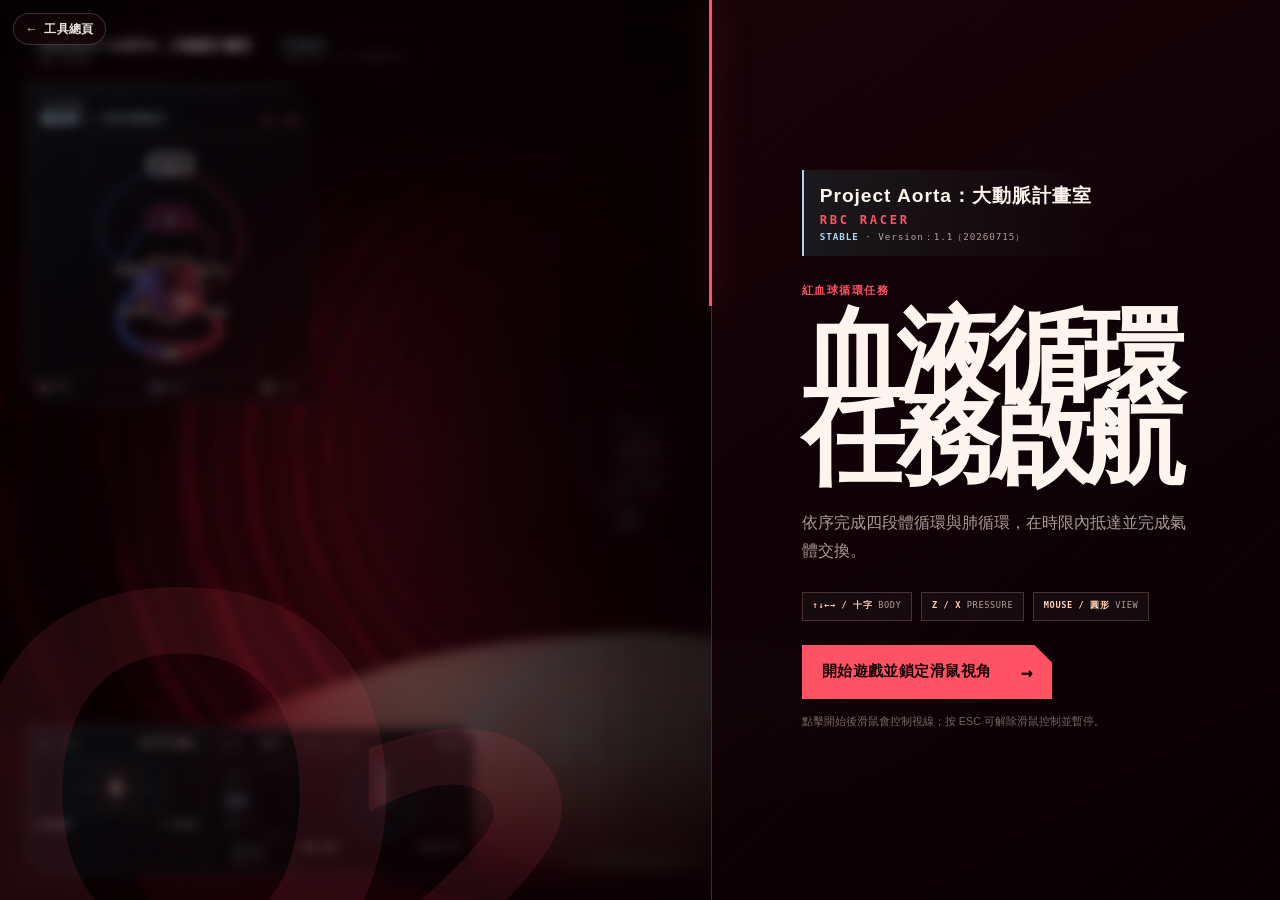
<file: rbcrr/rbcrr.html>
<!doctype html>
<html lang="zh-Hant">
  <head>
    <meta charset="utf-8">
    <meta
      name="viewport"
      content="width=device-width, initial-scale=1, maximum-scale=1, user-scalable=no, viewport-fit=cover"
    >
    <link rel="icon" href="data:image/svg+xml,%3Csvg xmlns='http://www.w3.org/2000/svg' viewBox='0 0 1 1'%3E%3C/svg%3E">
    <meta
      name="description"
      content="Project Aorta：大動脈計畫室，RBC RACER 血液循環教育遊戲正式穩定版"
    >
    <title>Project Aorta：大動脈計畫室 | RBC RACER</title>
    <link rel="stylesheet" href="./css/main.css?v=stable-v1.1-20260715-r2">
    <link rel="stylesheet" href="./css/hud.css?v=stable-v1.1-20260715-r2">
    <link rel="stylesheet" href="./css/menu.css?v=stable-v1.1-20260715-r2">
    <link rel="stylesheet" href="./css/cutscene.css?v=stable-v1.1-20260715-r2">
    <link rel="stylesheet" href="./css/mobile.css?v=stable-v1.1-20260715-r2">
  </head>
  <body>
    <main
      id="game-root"
      class="game-root"
      data-game-state="BOOT"
      data-release-status="STABLE"
      data-release-version="1.1"
      data-release-date="20260715"
      data-intoxicated="false"
      data-malaria-visual-active="false"
    >
      <a class="site-home-link" href="../index.html" aria-label="返回 KOSMOS TOOLKIT 工具總頁">
        <span aria-hidden="true">←</span>
        <span>工具總頁</span>
      </a>
      <canvas
        id="game-canvas"
        aria-label="Project Aorta：大動脈計畫室，RBC RACER 第一關體循環的腹部及下肢血管"
        tabindex="0"
      ></canvas>
      <div class="screen-vignette" aria-hidden="true"></div>
      <div class="screen-grain" aria-hidden="true"></div>
      <div class="malaria-steam" aria-hidden="true">
        <i></i><i></i><i></i>
      </div>

      <section id="game-hud" class="game-hud" aria-label="遊戲狀態">
        <header class="hud-brand">
          <span class="hud-brand__identity">
            <strong data-product-name>Project Aorta：大動脈計畫室</strong>
            <small data-product-subtitle>RBC RACER</small>
          </span>
          <span class="hud-brand__release">
            <b data-product-status>STABLE</b>
            <small data-display-version>Version：1.1（20260715）</small>
          </span>
        </header>

        <section class="circulation-card" aria-labelledby="circulation-title">
          <header class="circulation-card__header">
            <div>
              <span>血液循環圖</span>
              <strong id="circulation-title">體循環</strong>
            </div>
            <b id="circulation-route-code">第 1 關</b>
          </header>
          <div id="circulation-map" class="circulation-map"></div>
          <footer class="circulation-card__legend" aria-label="循環圖圖例">
            <span><i data-tone="arterial"></i> 充氧血</span>
            <span><i data-tone="venous"></i> 減氧血</span>
            <span><i data-tone="player"></i> 紅血球</span>
          </footer>
        </section>

        <section class="vital-stack" aria-label="生命徵象">
          <article class="vital-card vital-card--hp">
            <div class="vital-card__heading">
              <span>Cell integrity</span>
              <strong>HP</strong>
            </div>
            <output id="hp-value">100 / 200</output>
            <div id="hp-meter" class="vital-meter" style="--meter-fill: 0.5">
              <span></span>
            </div>
          </article>

          <article class="vital-card vital-card--bp">
            <div class="vital-card__heading">
              <span>Blood pressure</span>
              <strong>BP</strong>
            </div>
            <output id="bp-value">100 mmHg</output>
            <div
              id="bp-meter"
              class="vital-meter vital-meter--bp"
              data-range="SAFE"
              style="--meter-fill: 0.3846"
            >
              <span></span>
            </div>
            <small>SAFE BAND 80–130</small>
          </article>
        </section>

        <section class="mission-strip" aria-label="目前關卡資訊">
          <div class="mission-strip__location">
            <span>Location</span>
            <strong id="location-value">左心室</strong>
          </div>
          <div>
            <span>Level</span>
            <strong id="level-value">1 / 4</strong>
          </div>
          <div>
            <span>Score</span>
            <strong id="score-value">0</strong>
          </div>
          <div>
            <span>Distance</span>
            <strong id="distance-value">0.0 / 3000.0</strong>
          </div>
          <div>
            <span>Velocity</span>
            <strong id="speed-value">10 u/s</strong>
          </div>
        </section>

        <aside
          id="status-panel"
          class="status-panel"
          data-active="false"
          aria-labelledby="status-panel-title"
        >
          <header>
            <span>生理狀態監測</span>
            <strong id="status-panel-title">目前狀態</strong>
          </header>
          <p id="status-empty">目前無異常狀態</p>
          <div id="status-list" class="status-list" data-count="0"></div>
          <section class="status-toolkit" aria-labelledby="toolkit-title">
            <div class="status-toolkit__brand">
              <span>KOSMOS TOOLKIT</span>
              <strong id="toolkit-title">探真拓知酷</strong>
            </div>
            <div class="status-toolkit__controls">
              <div><kbd>↑ ↓ ← →</kbd><span>紅血球橫向閃避</span></div>
              <div><kbd>Z / X</kbd><span>提高／降低血壓</span></div>
              <div><kbd>O / C</kbd><span>氣體交換 QTE</span></div>
              <div><kbd>MOUSE</kbd><span>環視血管，不控制車身</span></div>
              <div><kbd>ESC</kbd><span>解除滑鼠鎖定並暫停</span></div>
            </div>
          </section>
        </aside>

        <aside class="clock-card" data-active="false" aria-label="絕對計時器">
          <span class="clock-card__signal" aria-hidden="true"></span>
          <div>
            <span>任務計時</span>
            <strong id="timer-value">--.- s</strong>
          </div>
          <small id="timer-caption">點擊開始計時</small>
        </aside>

        <section
          id="flight-instruments"
          class="flight-instruments"
          aria-label="紅血球姿態、高度與滑鼠視覺方向儀表"
        >
          <article class="instrument instrument--attitude">
            <header><span>KEY / BODY</span><strong>ATTITUDE</strong></header>
            <div class="attitude-display" aria-hidden="true">
              <i class="attitude-display__axis"></i>
              <b id="attitude-marker" class="attitude-display__marker"></b>
            </div>
            <footer>
              <output id="attitude-x">X +0.00</output>
              <output id="attitude-y">Y +0.00</output>
            </footer>
          </article>

          <article class="instrument instrument--altitude">
            <header><span>VESSEL</span><strong>ALT</strong></header>
            <div class="altitude-tape" aria-hidden="true">
              <span id="altitude-maximum">13.0</span>
              <i><b id="altitude-marker"></b></i>
              <span id="altitude-minimum">0.0</span>
            </div>
            <output id="altitude-value">6.5 u</output>
            <small id="vessel-diameter">DIA 13.0</small>
          </article>

          <article class="instrument instrument--view">
            <header><span>MOUSE / LOOK</span><strong>VIEW</strong></header>
            <div class="view-direction" aria-hidden="true">
              <span>N</span>
              <i id="view-direction-needle"></i>
              <b></b>
            </div>
            <footer>
              <output id="view-heading">HDG 000°</output>
              <output id="view-pitch">PITCH +0°</output>
            </footer>
          </article>
        </section>

        <div id="body-reticle" class="reticle reticle--body" aria-hidden="true">
          <i></i>
          <span class="desktop-control-copy">KEY / BODY</span>
          <span class="mobile-control-copy">TOUCH / BODY</span>
        </div>
        <div id="view-reticle" class="reticle reticle--view" aria-hidden="true">
          <i></i>
          <span>MOUSE / VIEW</span>
        </div>

        <section
          id="qte-panel"
          class="qte-panel"
          data-phase="IDLE"
          data-outcome=""
          aria-labelledby="qte-title"
          role="status"
          aria-live="polite"
          hidden
        >
          <header class="qte-panel__header">
            <div>
              <span>Gas exchange protocol</span>
              <strong id="qte-title">氣體交換</strong>
            </div>
            <b id="qte-attempt">第 -- 次</b>
          </header>
          <p id="qte-instruction" class="qte-panel__instruction">
            倒數結束前分別按滿 O 與 C，不必交替。
          </p>
          <div class="qte-panel__actions">
            <article id="qte-oxygen-card" data-complete="false">
              <kbd>O</kbd>
              <div><span>OXYGEN / 氧氣</span><output id="qte-oxygen-count">0 / --</output></div>
            </article>
            <article id="qte-carbon-card" data-complete="false">
              <kbd>C</kbd>
              <div><span>CARBON DIOXIDE / 二氧化碳</span><output id="qte-carbon-count">0 / --</output></div>
            </article>
          </div>
          <div class="qte-panel__deadline">
            <span id="qte-timer">--.-- s</span>
            <i><b id="qte-progress"></b></i>
          </div>
          <div id="qte-result" class="qte-panel__result" hidden>
            <strong id="qte-result-title">交換完成</strong>
            <span id="qte-result-copy">血液已完成氣體交換。</span>
          </div>
        </section>

        <section
          id="central-message"
          class="central-message"
          data-tone="INFO"
          role="status"
          aria-live="polite"
          hidden
        >
          <p id="central-message-kicker">循環導航</p>
          <strong id="central-message-title">循環圖已同步</strong>
          <p id="central-message-copy">循環圖已與紅血球位置同步。</p>
        </section>

        <footer class="control-ribbon" aria-label="操作說明">
          <span><kbd>↑ ↓ ← →</kbd> 局部截面</span>
          <span><kbd>Z</kbd> BP +</span>
          <span><kbd>X</kbd> BP −</span>
          <span><kbd>O / C</kbd> QTE</span>
          <span><kbd>MOUSE</kbd> 只調整視角</span>
          <span><kbd>ESC</kbd> 暫停</span>
        </footer>
      </section>

      <section
        id="mobile-controls"
        class="mobile-controls"
        aria-label="手機觸控操作"
        hidden
      >
        <div class="mobile-drive-pad" aria-label="紅血球機身方向控制">
          <span>BODY</span>
          <button
            class="mobile-control mobile-control--up"
            type="button"
            data-mobile-hold-code="ArrowUp"
            data-pressed="false"
            aria-label="機身向上"
          >↑</button>
          <button
            class="mobile-control mobile-control--left"
            type="button"
            data-mobile-hold-code="ArrowLeft"
            data-pressed="false"
            aria-label="機身向左"
          >←</button>
          <button
            class="mobile-control mobile-control--right"
            type="button"
            data-mobile-hold-code="ArrowRight"
            data-pressed="false"
            aria-label="機身向右"
          >→</button>
          <button
            class="mobile-control mobile-control--down"
            type="button"
            data-mobile-hold-code="ArrowDown"
            data-pressed="false"
            aria-label="機身向下"
          >↓</button>
        </div>

        <div class="mobile-pressure-pad" aria-label="血壓速度控制">
          <span>VOL / BP</span>
          <button
            class="mobile-control"
            type="button"
            data-mobile-hold-code="KeyX"
            data-pressed="false"
            aria-label="降低血壓與速度"
          ><b>−</b><small>BP</small></button>
          <button
            class="mobile-control"
            type="button"
            data-mobile-hold-code="KeyZ"
            data-pressed="false"
            aria-label="提高血壓與速度"
          ><b>＋</b><small>BP</small></button>
        </div>

        <div class="mobile-qte-pad" aria-label="氣體交換控制">
          <span>GAS EXCHANGE</span>
          <button
            class="mobile-control mobile-control--oxygen"
            type="button"
            data-mobile-qte-code="KeyO"
            data-pressed="false"
            aria-label="輸入氧氣 O"
          ><b>O</b><small>氧氣</small></button>
          <button
            class="mobile-control mobile-control--carbon"
            type="button"
            data-mobile-qte-code="KeyC"
            data-pressed="false"
            aria-label="輸入二氧化碳 C"
          ><b>C</b><small>二氧化碳</small></button>
        </div>

        <button
          id="mobile-pause-control"
          class="mobile-pause-control"
          type="button"
          aria-label="暫停遊戲"
        ><b>Ⅱ</b><span>PAUSE</span></button>
      </section>

      <section
        id="cutscene-layer"
        class="cutscene-layer"
        aria-live="polite"
        aria-label="劇情動畫"
        hidden
      ></section>

      <section
        id="game-overlay"
        class="game-overlay"
        data-mode="READY"
        aria-labelledby="overlay-title"
      >
        <div id="overlay-index" class="overlay-index" aria-hidden="true">O₂</div>
        <div class="overlay-panel">
          <div class="overlay-product" aria-label="正式產品資訊">
            <span data-product-name>Project Aorta：大動脈計畫室</span>
            <strong data-product-subtitle>RBC RACER</strong>
            <small><b data-product-status>STABLE</b> · <span data-display-version>Version：1.1（20260715）</span></small>
          </div>
          <p id="overlay-kicker" class="overlay-kicker">
            紅血球循環任務
          </p>
          <h1 id="overlay-title">血液循環任務啟航</h1>
          <p id="overlay-copy" class="overlay-copy">
            四關將依序完成體循環與肺循環；請在時限內抵達，並完成組織或肺部的氣體交換。
          </p>
          <div class="overlay-controls" aria-label="核心操作">
            <span class="desktop-control-copy"><b>↑↓←→ / 十字</b> BODY</span>
            <span class="desktop-control-copy"><b>Z / X</b> PRESSURE</span>
            <span class="desktop-control-copy"><b>MOUSE / 圓形</b> VIEW</span>
            <span class="mobile-control-copy"><b>TOUCH 十字</b> BODY</span>
            <span class="mobile-control-copy"><b>音量鍵／BP ±</b> PRESSURE</span>
            <span class="mobile-control-copy"><b>TOUCH O / C</b> QTE</span>
          </div>
          <div id="overlay-actions" class="overlay-actions">
            <button id="overlay-action" type="button">
              開始遊戲並鎖定滑鼠視角
            </button>
            <button
              id="overlay-restart-action"
              class="overlay-action-secondary"
              type="button"
              hidden
            >
              從第一關重新開始
            </button>
            <button
              id="overlay-menu-action"
              class="overlay-action-secondary"
              type="button"
              hidden
            >
              回到主選單
            </button>
          </div>
          <p class="overlay-note">
            <span class="desktop-control-copy">
              點擊開始後滑鼠會控制視線；按 ESC 可解除滑鼠控制並暫停。
            </span>
            <span class="mobile-control-copy">
              手機版固定駕駛視角；請保持橫向，使用觸控鍵操作機身與氣體交換。
            </span>
          </p>
        </div>
      </section>

      <section
        id="mobile-orientation-guard"
        class="mobile-orientation-guard"
        role="alert"
        aria-live="assertive"
        hidden
      >
        <div class="orientation-device" aria-hidden="true">
          <i></i>
        </div>
        <p>LANDSCAPE REQUIRED</p>
        <h2>請將手機轉為橫式</h2>
        <span>遊戲只在橫向螢幕啟用；旋轉後即可繼續。</span>
      </section>

      <noscript class="noscript-message">
        Project Aorta：大動脈計畫室需要啟用 JavaScript ES Modules。
      </noscript>
    </main>

    <script src="./js/entryGuard.js?v=stable-v1.1-20260715-r2"></script>
    <script type="module" src="./js/main.js?v=stable-v1.1-20260715-r2"></script>
  </body>
</html>
</file>
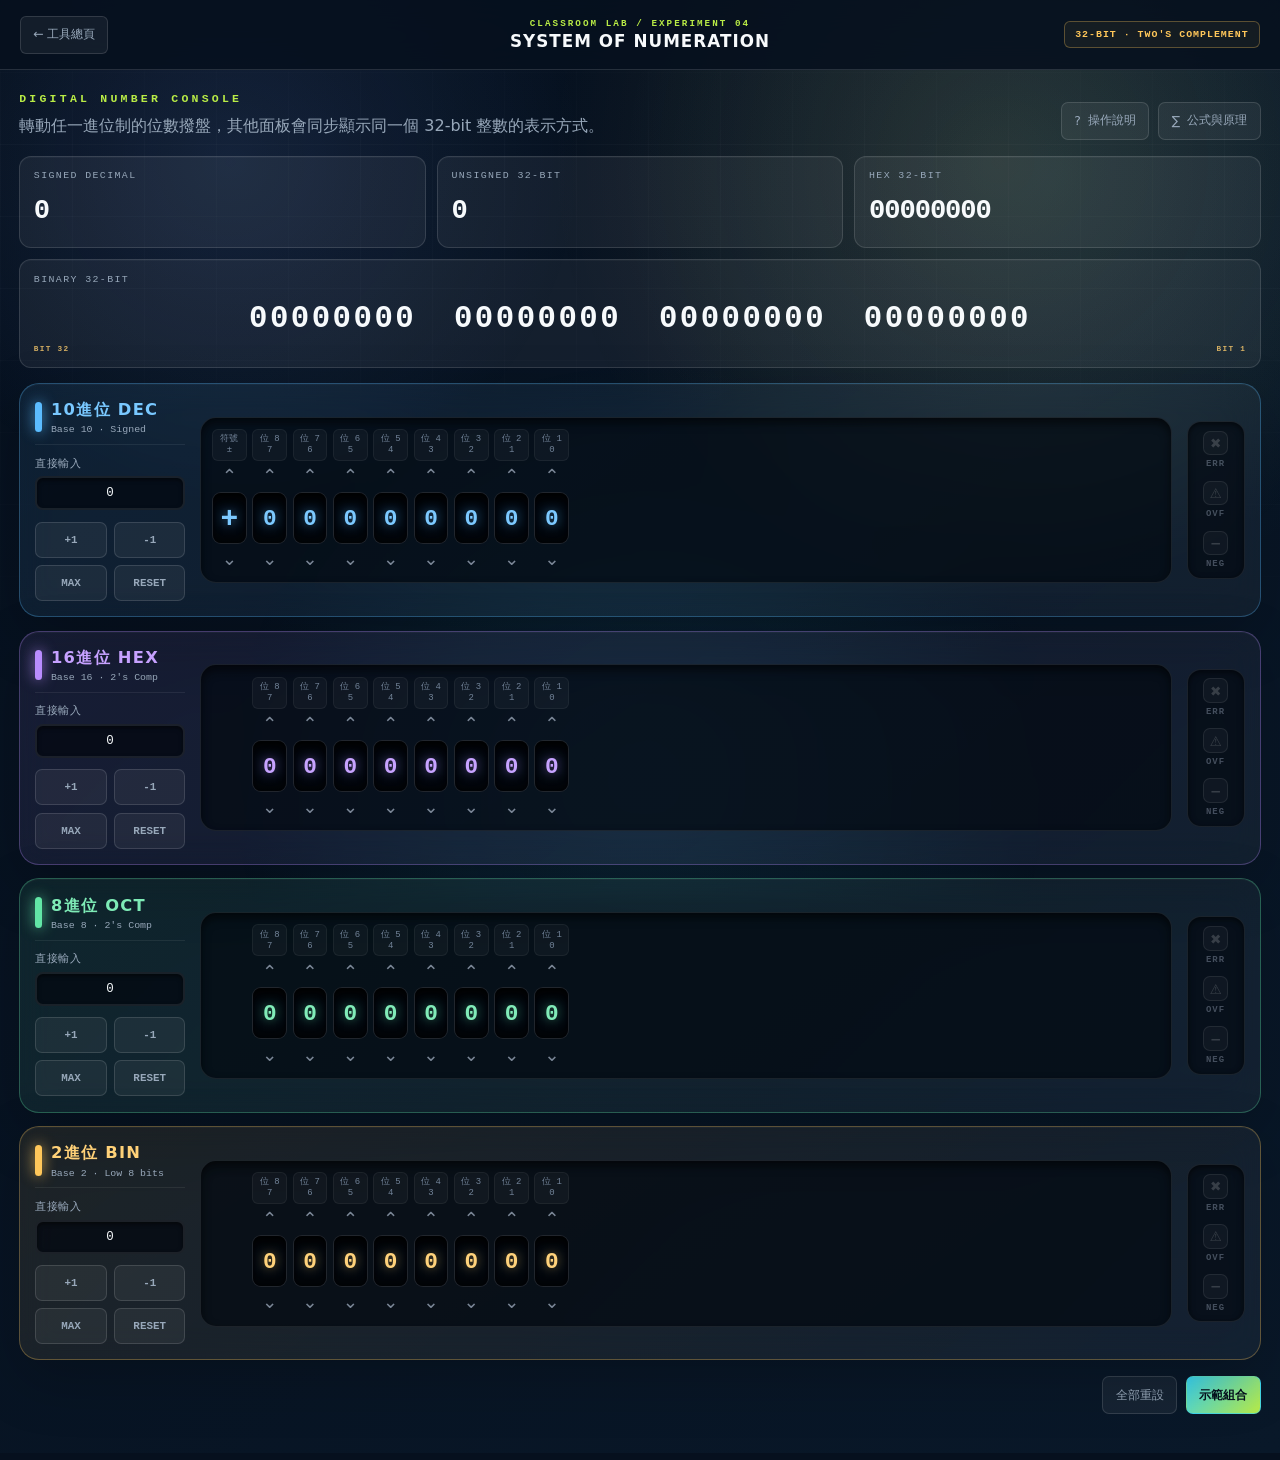
<file: son/son.html>
<!doctype html>
<html lang="zh-Hant-TW">
<head>
    <meta charset="utf-8">
    <meta name="viewport" content="width=device-width, initial-scale=1">
    <meta name="description" content="以互動式數字撥盤探索十進位、二進位、八進位與十六進位之間的 32-bit 整數轉換。">
    <meta name="theme-color" content="#06101e">
    <title>數字系統研究室｜Classroom Lab tzk</title>
    <link rel="stylesheet" href="../assets/css/shared.css">
    <link rel="stylesheet" href="./assets/son.css">
    <script defer src="./assets/son.js"></script>
</head>
<body class="son-page">
    <div class="son-shell">
        <header class="topbar">
            <a class="home-link" href="../index.html" aria-label="返回工具總頁">← 工具總頁</a>

            <div class="page-identity">
                <p>CLASSROOM LAB / EXPERIMENT 04</p>
                <strong>SYSTEM OF NUMERATION</strong>
            </div>

            <div class="model-chip" aria-label="模型假設">32-BIT · TWO'S COMPLEMENT</div>
        </header>

        <main class="son-main">
            <section class="son-hero" aria-labelledby="son-title">
                <h1 class="screen-reader-only" id="son-title">進位制互動控制台</h1>
                <div>
                    <p class="eyebrow">Digital number console</p>
                    <p>轉動任一進位制的位數撥盤，其他面板會同步顯示同一個 32-bit 整數的表示方式。</p>
                </div>

                <div class="son-tools">
                    <button class="button" id="btn-guide" type="button">
                        <span aria-hidden="true">?</span>
                        <span>操作說明</span>
                    </button>
                    <button class="button" id="btn-formula" type="button">
                        <span aria-hidden="true">∑</span>
                        <span>公式與原理</span>
                    </button>
                </div>
            </section>

            <section class="overview-panel" aria-label="目前數值總覽">
                <article>
                    <span>SIGNED DECIMAL</span>
                    <strong id="overview-signed">0</strong>
                </article>
                <article>
                    <span>UNSIGNED 32-BIT</span>
                    <strong id="overview-unsigned">0</strong>
                </article>
                <article>
                    <span>HEX 32-BIT</span>
                    <strong id="overview-hex">00000000</strong>
                </article>
                <article class="overview-panel__binary">
                    <span>BINARY 32-BIT</span>
                    <strong id="overview-bin" aria-label="第 32 位至第 1 位：00000000 00000000 00000000 00000000">00000000 00000000 00000000 00000000</strong>
                    <div class="binary-bit-order" aria-hidden="true">
                        <small>BIT 32</small>
                        <small>BIT 1</small>
                    </div>
                </article>
            </section>

            <section class="base-grid" id="base-grid" aria-label="進位制互動面板"></section>

            <div class="son-actions">
                <button class="button" id="btn-reset" type="button">全部重設</button>
                <button class="button button--primary" id="btn-demo" type="button">示範組合</button>
            </div>
        </main>
    </div>

    <template id="base-panel-template">
        <article class="base-panel">
            <div class="base-panel__control">
                <div class="base-panel__title">
                    <span class="accent-bar" aria-hidden="true"></span>
                    <div>
                        <h2></h2>
                        <p></p>
                    </div>
                </div>

                <label class="input-wrap">
                    <span>直接輸入</span>
                    <input type="text" spellcheck="false" inputmode="text" autocomplete="off" placeholder="INPUT">
                </label>

                <div class="mini-actions">
                    <button type="button" data-action="step-up">+1</button>
                    <button type="button" data-action="step-down">-1</button>
                    <button type="button" data-action="max">MAX</button>
                    <button type="button" data-action="zero">RESET</button>
                </div>
            </div>

            <div class="dial-bank" aria-label="數字撥盤"></div>

            <div class="indicator-bank" aria-label="狀態燈號">
                <div class="indicator indicator--err">
                    <span class="indicator__light">✖</span>
                    <span class="indicator__label">ERR</span>
                </div>
                <div class="indicator indicator--ovf">
                    <span class="indicator__light">⚠</span>
                    <span class="indicator__label">OVF</span>
                </div>
                <div class="indicator indicator--neg">
                    <span class="indicator__light">−</span>
                    <span class="indicator__label">NEG</span>
                </div>
            </div>
        </article>
    </template>

    <div class="modal" id="modal-guide" aria-hidden="true">
        <section class="modal__dialog" role="dialog" aria-modal="true" aria-labelledby="guide-title">
            <header class="modal__header">
                <h2 id="guide-title">數字系統操作說明｜How to Explore</h2>
                <button class="modal__close" type="button" data-close-modal aria-label="關閉操作說明">×</button>
            </header>

            <div class="modal__body">
                <p>本工具把同一個 32-bit 整數同步顯示成 10 進位、16 進位、8 進位與 2 進位，適合觀察進位制轉換與補數表示。</p>

                <ol class="guide-step-list">
                    <li>
                        <strong>轉動位數撥盤</strong>
                        <span>每個位數上方顯示該位的權重，例如 16 進位的第 3 位代表 16³。按上下箭頭可改變該位數值。</span>
                    </li>
                    <li>
                        <strong>直接輸入數值</strong>
                        <span>十進位可輸入正負整數；16、8、2 進位則輸入該進位制允許的字元。</span>
                    </li>
                    <li>
                        <strong>觀察燈號</strong>
                        <span>ERR 表示輸入格式錯誤，OVF 表示超出該面板可完整顯示的範圍，NEG 表示目前 signed 值為負數。</span>
                    </li>
                    <li>
                        <strong>使用 MAX 與 RESET</strong>
                        <span>MAX 會切換到該面板代表性的最大顯示值；RESET 會把全域數值歸零。</span>
                    </li>
                </ol>
            </div>

            <footer class="modal__footer">
                <button class="button button--primary" type="button" data-close-modal>開始操作</button>
            </footer>
        </section>
    </div>

    <div class="modal" id="modal-formula" aria-hidden="true">
        <section class="modal__dialog" role="dialog" aria-modal="true" aria-labelledby="formula-title">
            <header class="modal__header">
                <h2 id="formula-title">進位制與 32-bit 補數｜Binary, Octal, Decimal, Hex</h2>
                <button class="modal__close" type="button" data-close-modal aria-label="關閉公式說明">×</button>
            </header>

            <div class="modal__body">
                <ul class="principle-list">
                    <li><strong>位值概念：</strong>每一位的值等於「該位數字 × base 的次方」。例如 16 進位的 A3 = 10 × 16¹ + 3 × 16⁰。</li>
                    <li><strong>32-bit signed：</strong>本頁以 -2,147,483,648 到 2,147,483,647 為 signed 十進位範圍。</li>
                    <li><strong>Unsigned 顯示：</strong>非十進位面板用 unsigned 32-bit 顯示，因此 signed 的 -1 會顯示為十六進位 FFFFFFFF。</li>
                    <li><strong>Two's complement：</strong>負數可用「加上 2³²」後的 unsigned 值來觀察，例如 -1 → 4,294,967,295 → FFFFFFFF。</li>
                    <li><strong>面板顯示限制：</strong>本頁每個面板採 8 位撥盤。BIN 只顯示低 8 位，OCT 顯示 8 位八進位，超出時會亮起 OVF。</li>
                </ul>

                <p class="teaching-note"><strong>教學限制：</strong>這是進位制與補數觀念示範，不是任意精度計算機；所有運算都會折回 32-bit signed integer。</p>
            </div>

            <footer class="modal__footer">
                <button class="button button--primary" type="button" data-close-modal>了解</button>
            </footer>
        </section>
    </div>
</body>
</html>
</file>
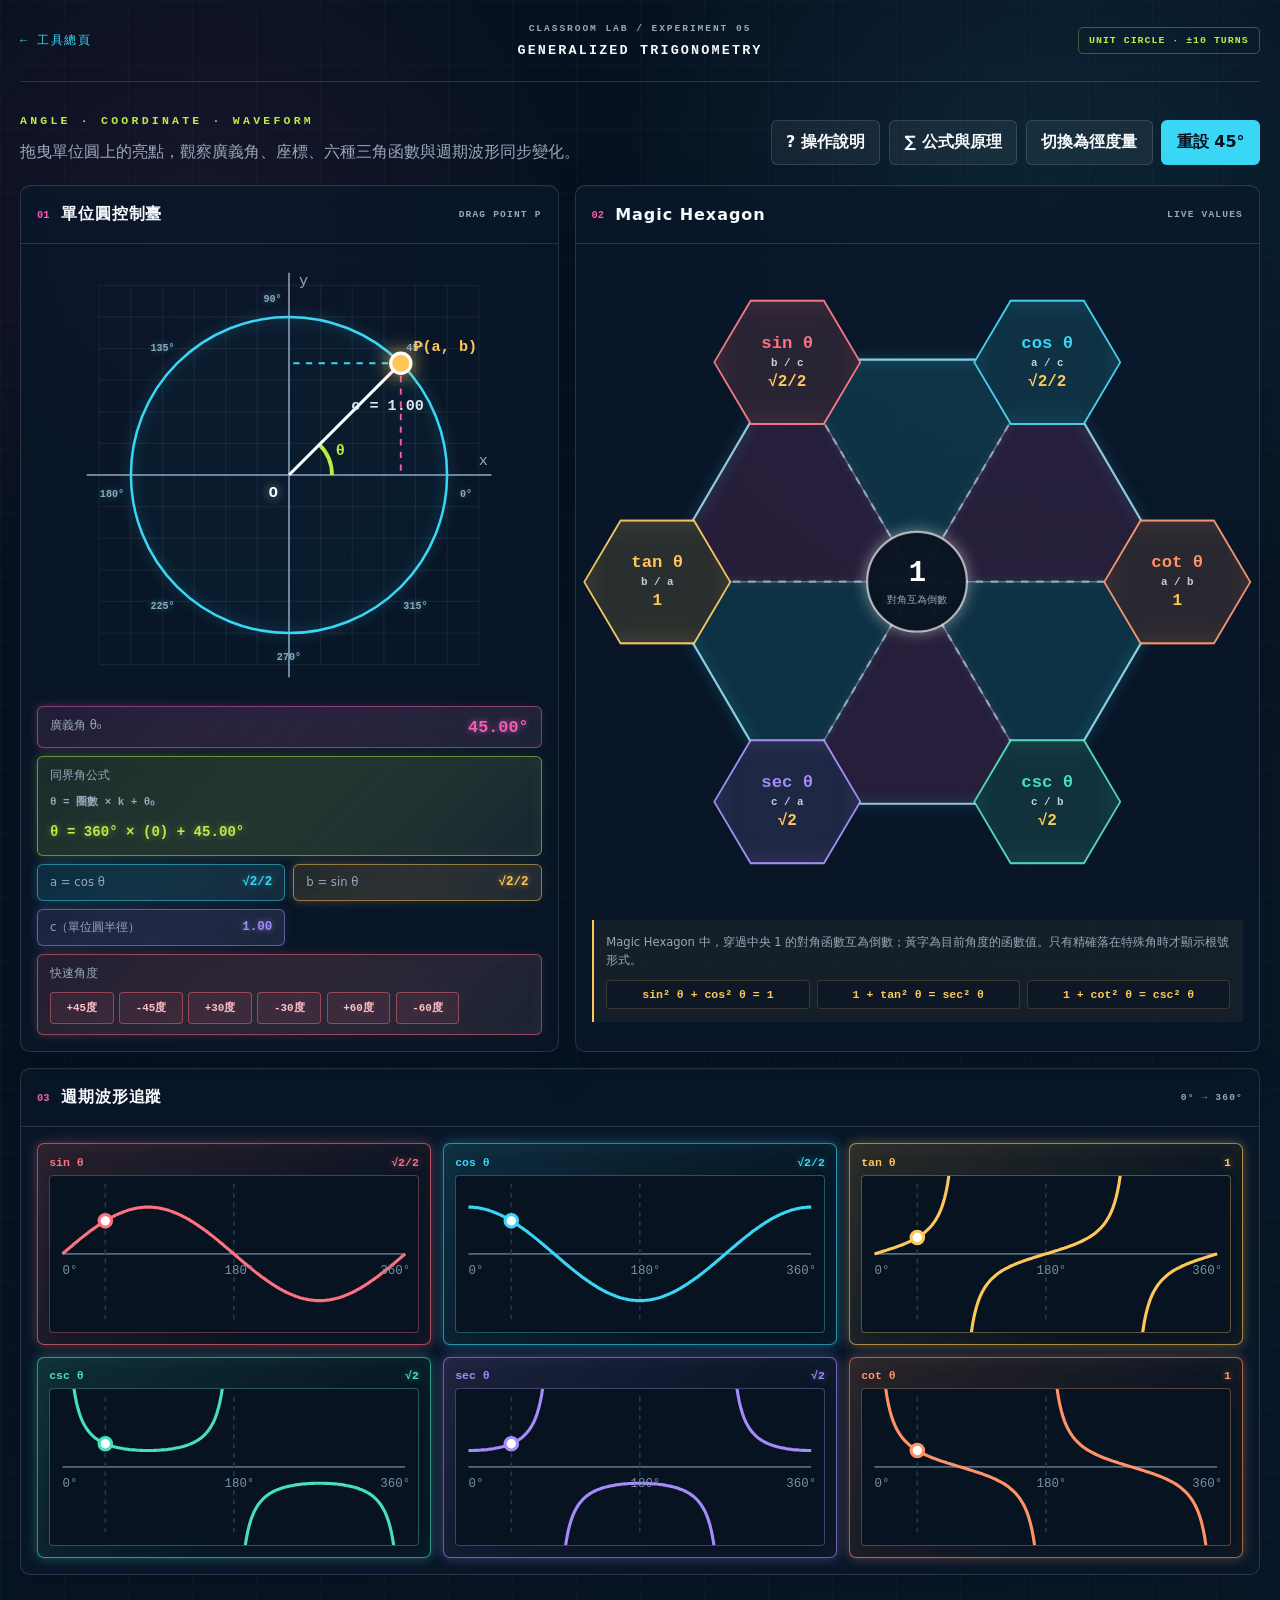
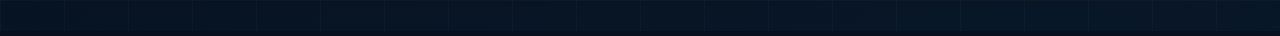
<file: trigfun/trigfun.html>
<!doctype html>
<html lang="zh-Hant-TW">
<head>
    <meta charset="utf-8">
    <meta name="viewport" content="width=device-width, initial-scale=1">
    <meta name="description" content="以單位圓、六角關係圖與週期波形探索廣義三角函數。">
    <meta name="theme-color" content="#06101e">
    <title>三角函數實驗室｜Classroom Lab tzk</title>
    <link rel="stylesheet" href="../assets/css/shared.css">
    <link rel="stylesheet" href="./assets/trigfun.css">
    <script defer src="./assets/trigfun.js"></script>
</head>
<body class="trig-page">
    <div class="trig-shell">
        <header class="topbar">
            <a class="home-link" href="../index.html">← 工具總頁</a>
            <div class="page-identity">
                <p>CLASSROOM LAB / EXPERIMENT 05</p>
                <strong>GENERALIZED TRIGONOMETRY</strong>
            </div>
            <div class="model-chip">UNIT CIRCLE · ±10 TURNS</div>
        </header>

        <main class="trig-main">
            <section class="trig-hero" aria-labelledby="trig-title">
                <div>
                    <p class="eyebrow">Angle · coordinate · waveform</p>
                    <h1 class="screen-reader-only" id="trig-title">三角函數實驗室</h1>
                    <p>拖曳單位圓上的亮點，觀察廣義角、座標、六種三角函數與週期波形同步變化。</p>
                </div>
                <div class="hero-actions">
                    <button class="button" id="btn-guide" type="button">? 操作說明</button>
                    <button class="button" id="btn-formula" type="button">∑ 公式與原理</button>
                    <button class="button" id="btn-angle-unit" type="button" aria-pressed="false">切換為徑度量</button>
                    <button class="button button--primary" id="btn-reset" type="button">重設 45°</button>
                </div>
            </section>

            <section class="dashboard">
                <article class="panel circle-panel">
                    <div class="panel-heading">
                        <div><span>01</span><h2>單位圓控制臺</h2></div>
                        <output id="drag-status">DRAG POINT P</output>
                    </div>
                    <svg id="unit-circle" viewBox="-170 -170 340 340" role="img" aria-labelledby="circle-title circle-desc">
                        <title id="circle-title">可拖曳的三角函數單位圓</title>
                        <desc id="circle-desc">拖曳圓周上的 P 點改變角度與座標。</desc>
                        <g id="circle-grid"></g>
                        <line class="axis" x1="-160" y1="0" x2="160" y2="0"></line>
                        <line class="axis" x1="0" y1="-160" x2="0" y2="160"></line>
                        <text class="axis-label" x="150" y="-8">x</text>
                        <text class="axis-label" x="8" y="-150">y</text>
                        <circle class="unit-ring" cx="0" cy="0" r="125"></circle>
                        <g class="special-angle-labels" aria-label="特殊角靜態標示">
                            <text x="140" y="17" data-special-angle="0">0°</text>
                            <text x="100" y="-98" data-special-angle="45">45°</text>
                            <text x="-13" y="-137" data-special-angle="90">90°</text>
                            <text x="-100" y="-98" data-special-angle="135">135°</text>
                            <text x="-140" y="17" data-special-angle="180">180°</text>
                            <text x="-100" y="106" data-special-angle="225">225°</text>
                            <text x="0" y="146" data-special-angle="270">270°</text>
                            <text x="100" y="106" data-special-angle="315">315°</text>
                        </g>
                        <text class="origin-label" x="-16" y="17">O</text>
                        <path id="angle-arc" class="angle-arc"></path>
                        <line id="projection-x" class="projection projection--x"></line>
                        <line id="projection-y" class="projection projection--y"></line>
                        <line id="radius-line" class="radius-line" x1="0" y1="0"></line>
                        <text id="radius-label" class="radius-label">c = 1.00</text>
                        <circle id="drag-point" class="drag-point" r="8" tabindex="0" role="slider" aria-label="角度" aria-valuemin="-3600" aria-valuemax="3600"></circle>
                        <text id="point-label" class="point-label">P(a, b)</text>
                        <text class="theta-label" x="37" y="-16">θ</text>
                    </svg>

                    <div class="angle-readout">
                        <div class="angle-primary"><span>廣義角 θ₀</span><strong id="total-angle">45.00°</strong></div>
                        <div class="coterminal-definition">
                            <span>同界角公式</span>
                            <small>θ = 圈數 × k + θ₀</small>
                            <strong id="coterminal-definition">θ = 360° × (0) + 45.00°</strong>
                        </div>
                        <div class="readout-a"><span>a = cos θ</span><strong id="coord-a">√2/2</strong></div>
                        <div class="readout-b"><span>b = sin θ</span><strong id="coord-b">√2/2</strong></div>
                        <div class="readout-c"><span>c（單位圓半徑）</span><strong id="radius-value">1.00</strong></div>
                        <div class="quick-angle-panel">
                            <span>快速角度</span>
                            <div class="quick-angle-buttons" aria-label="快速移動 c 到指定角度">
                                <button type="button" data-quick-angle="45">+45度</button>
                                <button type="button" data-quick-angle="-45">-45度</button>
                                <button type="button" data-quick-angle="30">+30度</button>
                                <button type="button" data-quick-angle="-30">-30度</button>
                                <button type="button" data-quick-angle="60">+60度</button>
                                <button type="button" data-quick-angle="-60">-60度</button>
                            </div>
                        </div>
                    </div>
                </article>

                <article class="panel hex-panel">
                    <div class="panel-heading"><div><span>02</span><h2>Magic Hexagon</h2></div><output>LIVE VALUES</output></div>
                    <div class="hex-layout" aria-label="Magic Hexagon 六種三角函數即時計算">
                        <svg class="hex-structure" viewBox="0 0 600 520" aria-hidden="true">
                            <g class="hex-sectors">
                                <polygon class="hex-sector--a" points="300,260 180,55 420,55"></polygon>
                                <polygon class="hex-sector--b" points="300,260 420,55 540,260"></polygon>
                                <polygon class="hex-sector--a" points="300,260 540,260 420,465"></polygon>
                                <polygon class="hex-sector--b" points="300,260 420,465 180,465"></polygon>
                                <polygon class="hex-sector--a" points="300,260 180,465 60,260"></polygon>
                                <polygon class="hex-sector--b" points="300,260 60,260 180,55"></polygon>
                            </g>
                            <polygon class="hex-outline" points="180,55 420,55 540,260 420,465 180,465 60,260"></polygon>
                            <line x1="180" y1="55" x2="420" y2="465"></line>
                            <line x1="420" y1="55" x2="180" y2="465"></line>
                            <line x1="60" y1="260" x2="540" y2="260"></line>
                            <circle cx="300" cy="260" r="46"></circle>
                        </svg>
                        <div class="hex-card hex-card--sin" data-function="sin"><span>sin θ</span><small>b / c</small><strong></strong></div>
                        <div class="hex-card hex-card--cos" data-function="cos"><span>cos θ</span><small>a / c</small><strong></strong></div>
                        <div class="hex-card hex-card--tan" data-function="tan"><span>tan θ</span><small>b / a</small><strong></strong></div>
                        <div class="hex-center"><strong>1</strong><span>對角互為倒數</span></div>
                        <div class="hex-card hex-card--cot" data-function="cot"><span>cot θ</span><small>a / b</small><strong></strong></div>
                        <div class="hex-card hex-card--sec" data-function="sec"><span>sec θ</span><small>c / a</small><strong></strong></div>
                        <div class="hex-card hex-card--csc" data-function="csc"><span>csc θ</span><small>c / b</small><strong></strong></div>
                    </div>
                    <aside class="panel-note">
                        <p>Magic Hexagon 中，穿過中央 1 的對角函數互為倒數；黃字為目前角度的函數值。只有精確落在特殊角時才顯示根號形式。</p>
                        <div class="square-relations" aria-label="六個三角函數的平方關係">
                            <span>sin² θ + cos² θ = 1</span>
                            <span>1 + tan² θ = sec² θ</span>
                            <span>1 + cot² θ = csc² θ</span>
                        </div>
                    </aside>
                </article>
            </section>

            <section class="panel waveform-panel">
                <div class="panel-heading"><div><span>03</span><h2>週期波形追蹤</h2></div><output id="wave-range">0° → 360°</output></div>
                <div class="wave-grid" id="wave-grid"></div>
            </section>
        </main>
    </div>

    <div class="modal" id="modal-guide" aria-hidden="true">
        <section class="modal__dialog" role="dialog" aria-modal="true" aria-labelledby="guide-title">
            <header class="modal__header"><h2 id="guide-title">操作說明｜How to Explore</h2><button class="modal__close" type="button" data-close-modal aria-label="關閉">×</button></header>
            <div class="modal__body">
                <ol class="guide-list">
                    <li><strong>拖曳 P 點：</strong>在單位圓內按住並轉動；跨過起始方向時會累計圈數，範圍為 ±10 圈。</li>
                    <li><strong>鍵盤微調：</strong>聚焦 P 點後，以左右方向鍵每次改變 <span id="keyboard-step">1°</span>，按住 Shift 時每次改變 <span id="keyboard-step-large">10°</span>。</li>
                    <li><strong>快速角度：</strong>使用 c 區塊下方的快速按鈕，會在 c 的目前角度上增加 ±30、±45 或 ±60 度。</li>
                    <li><strong>切換角度單位：</strong>按「切換為徑度量／度度量」，整頁角度讀值與波形刻度會同步切換。</li>
                    <li><strong>觀察座標：</strong>P(a, b) 中的 a 是水平投影，b 是垂直投影；單位圓斜邊 c 固定為 1。</li>
                    <li><strong>比較三區：</strong>角度改變時，Magic Hexagon 的代入值與下方六條波形會同步移動。</li>
                </ol>
            </div>
            <footer class="modal__footer"><button class="button button--primary" type="button" data-close-modal>開始操作</button></footer>
        </section>
    </div>

    <div class="modal" id="modal-formula" aria-hidden="true">
        <section class="modal__dialog" role="dialog" aria-modal="true" aria-labelledby="formula-title">
            <header class="modal__header"><h2 id="formula-title">公式與原理｜Unit Circle</h2><button class="modal__close" type="button" data-close-modal aria-label="關閉">×</button></header>
            <div class="modal__body">
                <div class="formula-grid">
                    <article><strong>正弦</strong><p>sin θ = b ÷ c</p></article><article><strong>餘弦</strong><p>cos θ = a ÷ c</p></article>
                    <article><strong>正切</strong><p>tan θ = b ÷ a</p></article><article><strong>餘切</strong><p>cot θ = a ÷ b</p></article>
                    <article><strong>正割</strong><p>sec θ = c ÷ a</p></article><article><strong>餘割</strong><p>csc θ = c ÷ b</p></article>
                </div>
                <ul class="principle-list">
                    <li>單位圓半徑 c = 1，因此 P(a, b) = (cos θ, sin θ)。</li>
                    <li>sin 與 csc、cos 與 sec、tan 與 cot 分別互為倒數。</li>
                    <li>當分母為 0 時，該函數沒有定義；波形會在該角度附近形成漸近線。</li>
                    <li>同界角相差整數圈，座標與六種函數值相同。</li>
                </ul>
                <p class="teaching-note"><strong>教學模型：</strong>畫面可切換度度量與徑度量；程式內部使用瀏覽器數學函式進行計算。圖形與小數為視覺化近似值。</p>
            </div>
            <footer class="modal__footer"><button class="button button--primary" type="button" data-close-modal>了解</button></footer>
        </section>
    </div>
</body>
</html>
</file>
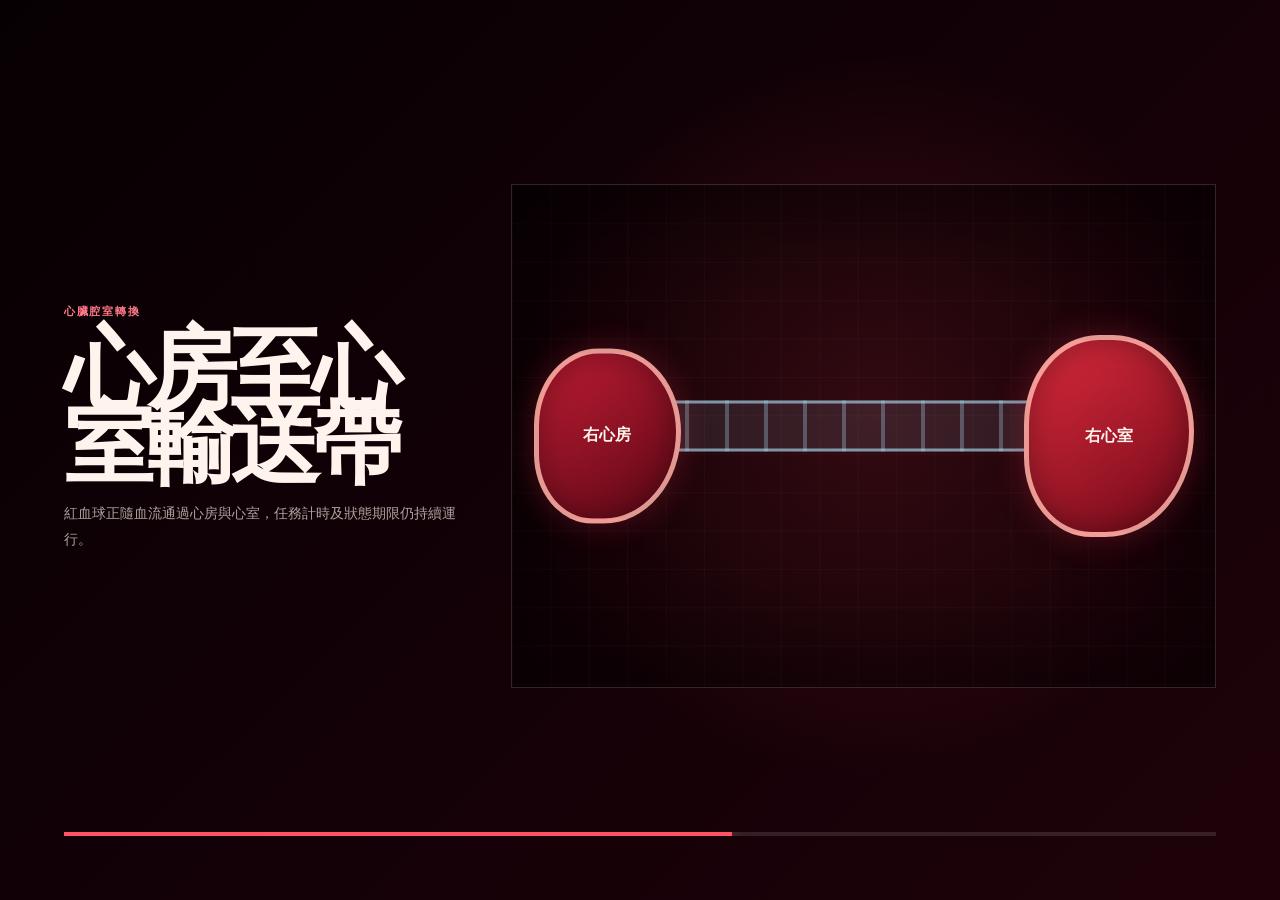
<file: rbcrr/tests/phase-09-cutscene-preview.html>
<!doctype html>
<html lang="zh-Hant" data-preview-status="LOADING">
  <head>
    <meta charset="utf-8">
    <meta name="viewport" content="width=device-width, initial-scale=1">
    <link rel="icon" href="data:image/svg+xml,%3Csvg xmlns='http://www.w3.org/2000/svg' viewBox='0 0 1 1'%3E%3C/svg%3E">
    <title>Project Aorta：大動脈計畫室 | Cutscene Preview</title>
    <link rel="stylesheet" href="../css/main.css?v=stable-v1.1-20260715-r2">
    <link rel="stylesheet" href="../css/cutscene.css?v=stable-v1.1-20260715-r2">
  </head>
  <body>
    <main id="preview-root">
      <section
        id="cutscene-layer"
        class="cutscene-layer"
        aria-label="Phase 09 cutscene preview"
        hidden
      ></section>
    </main>
    <script type="module" src="./cutscene-preview.js?v=stable-v1.1-20260715-r2"></script>
  </body>
</html>
</file>
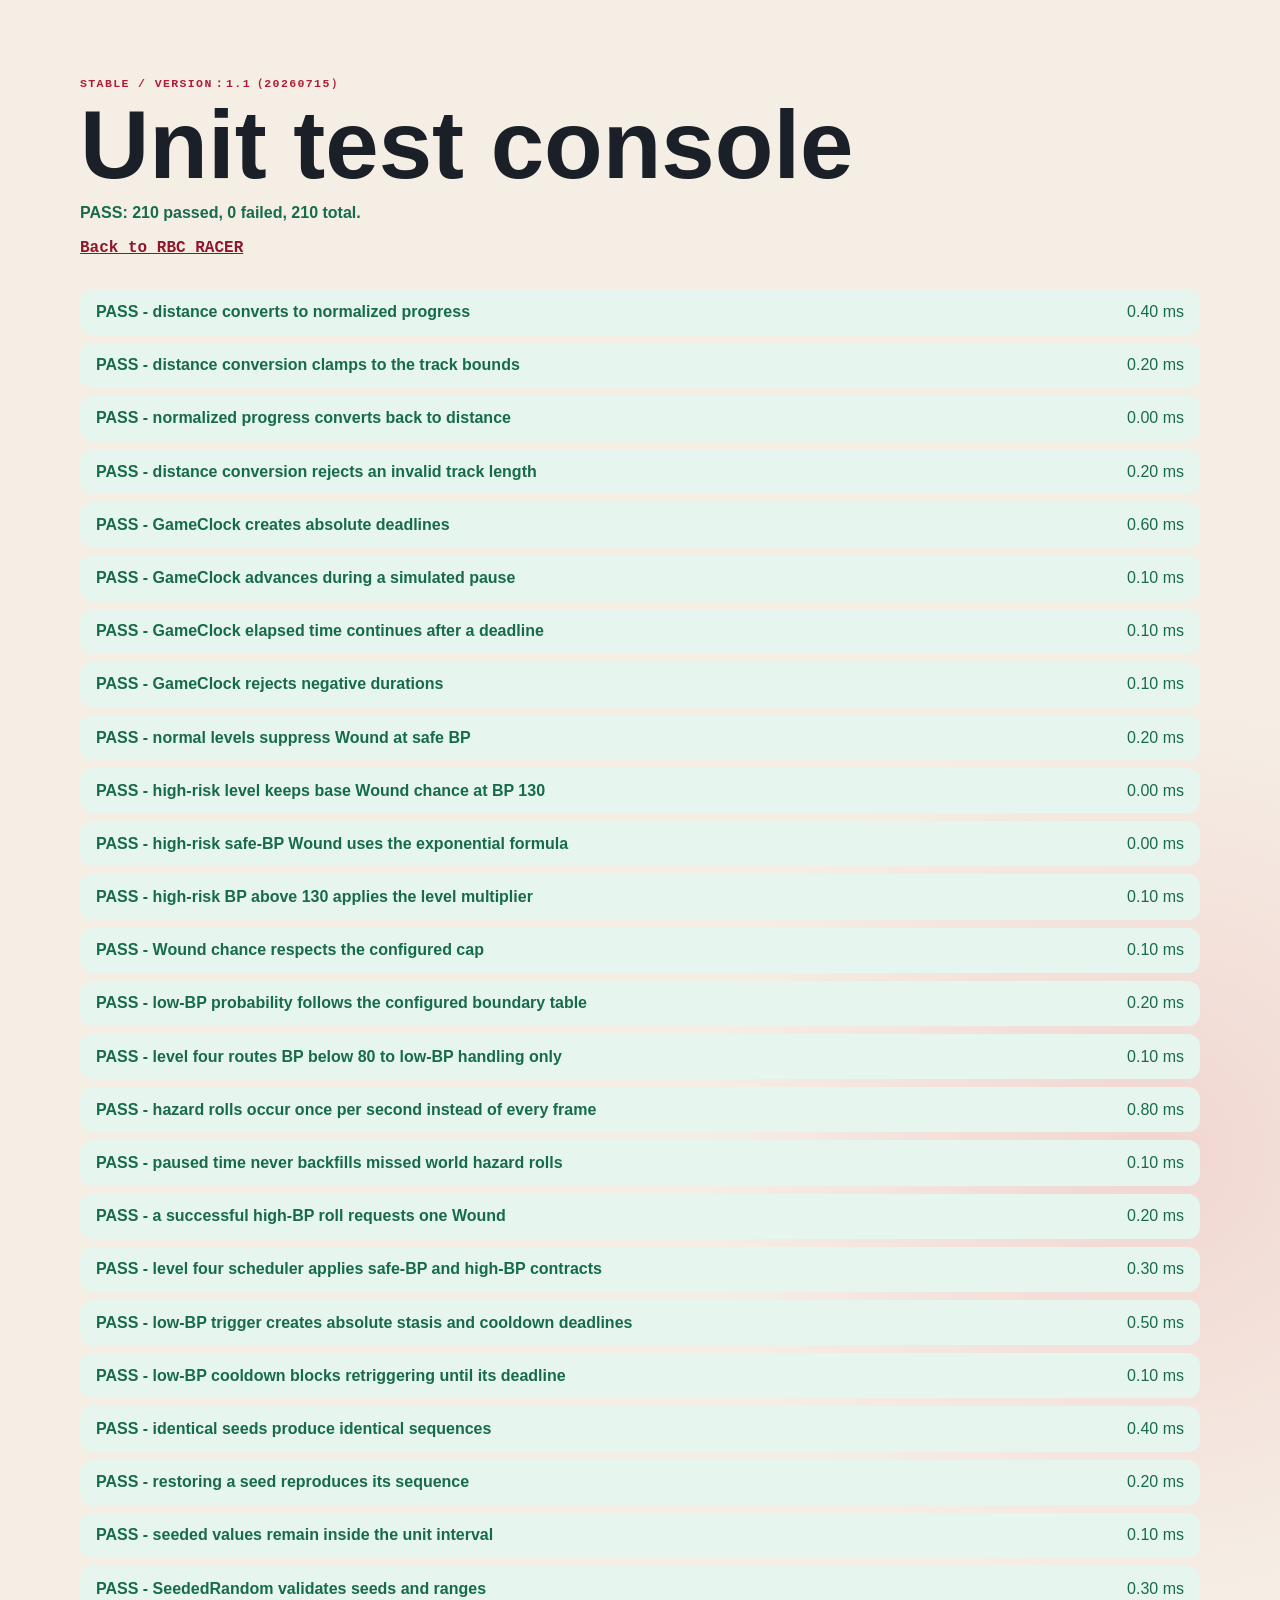
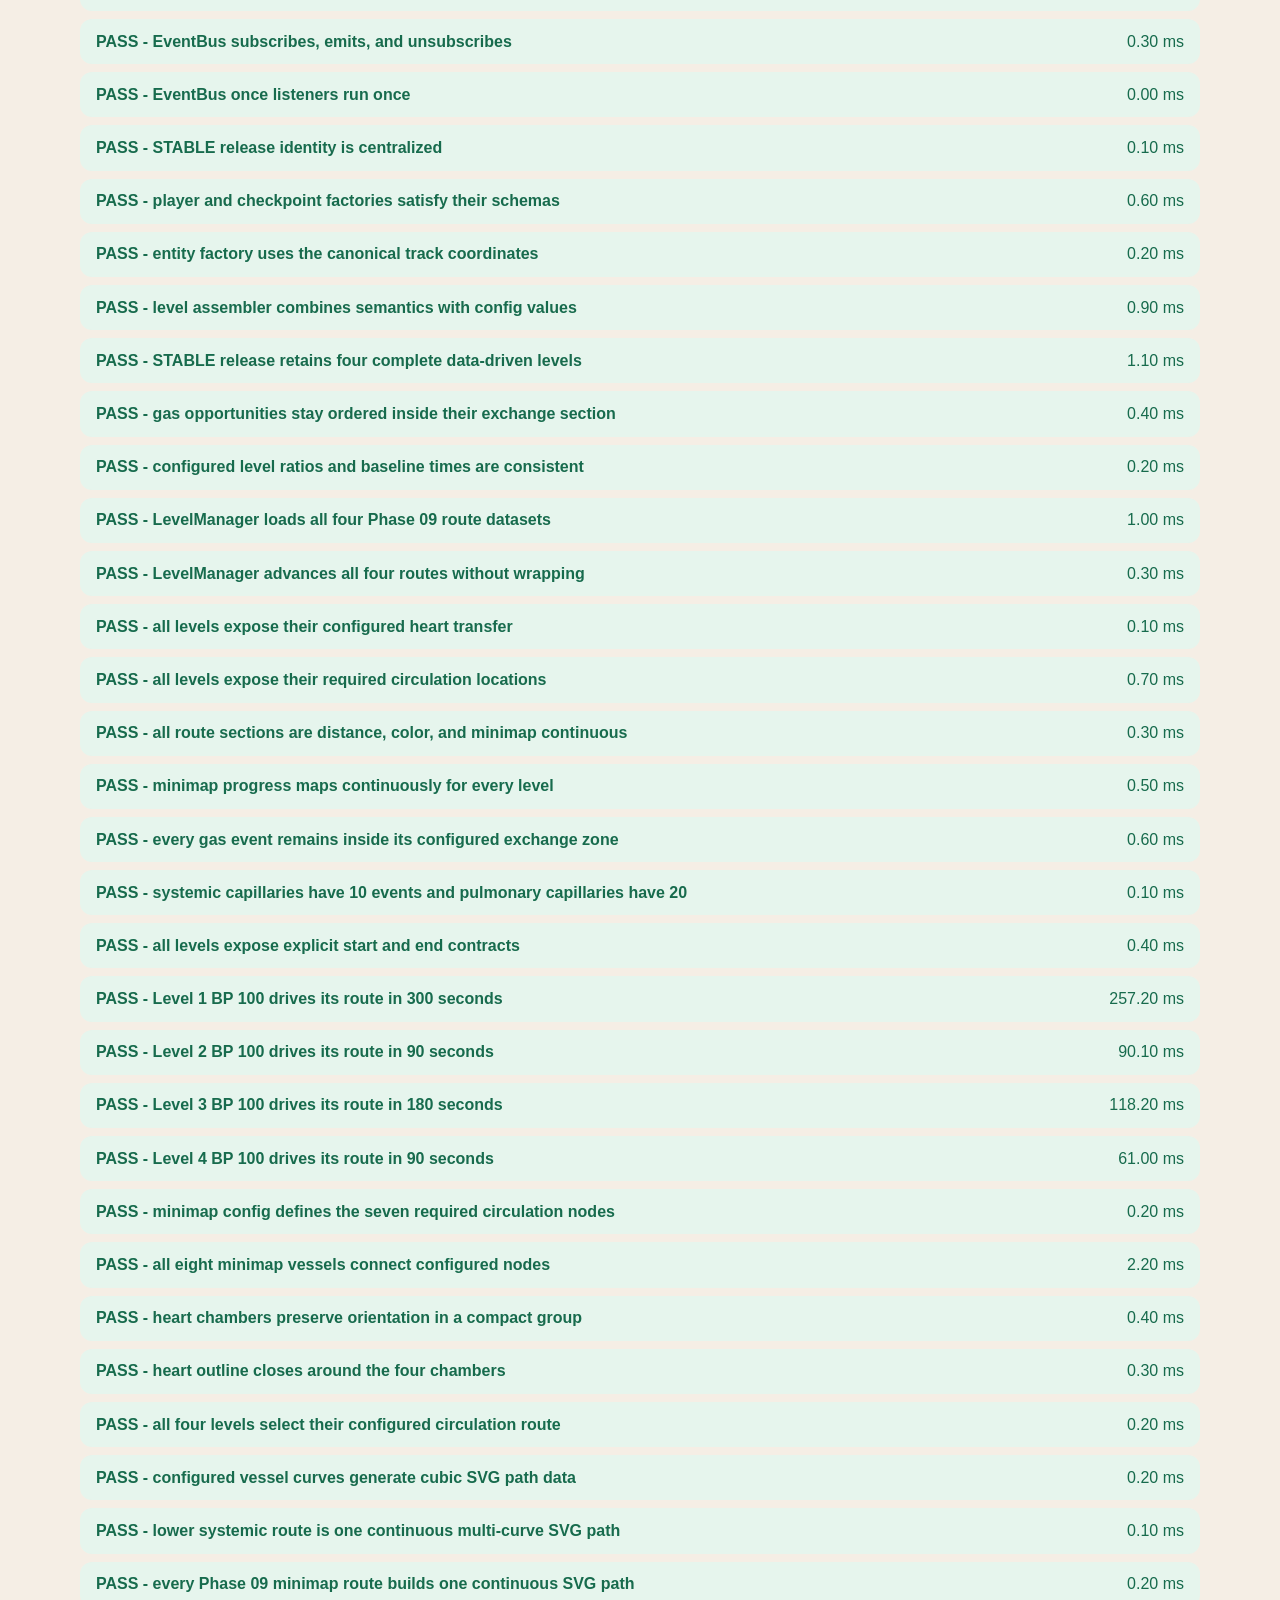
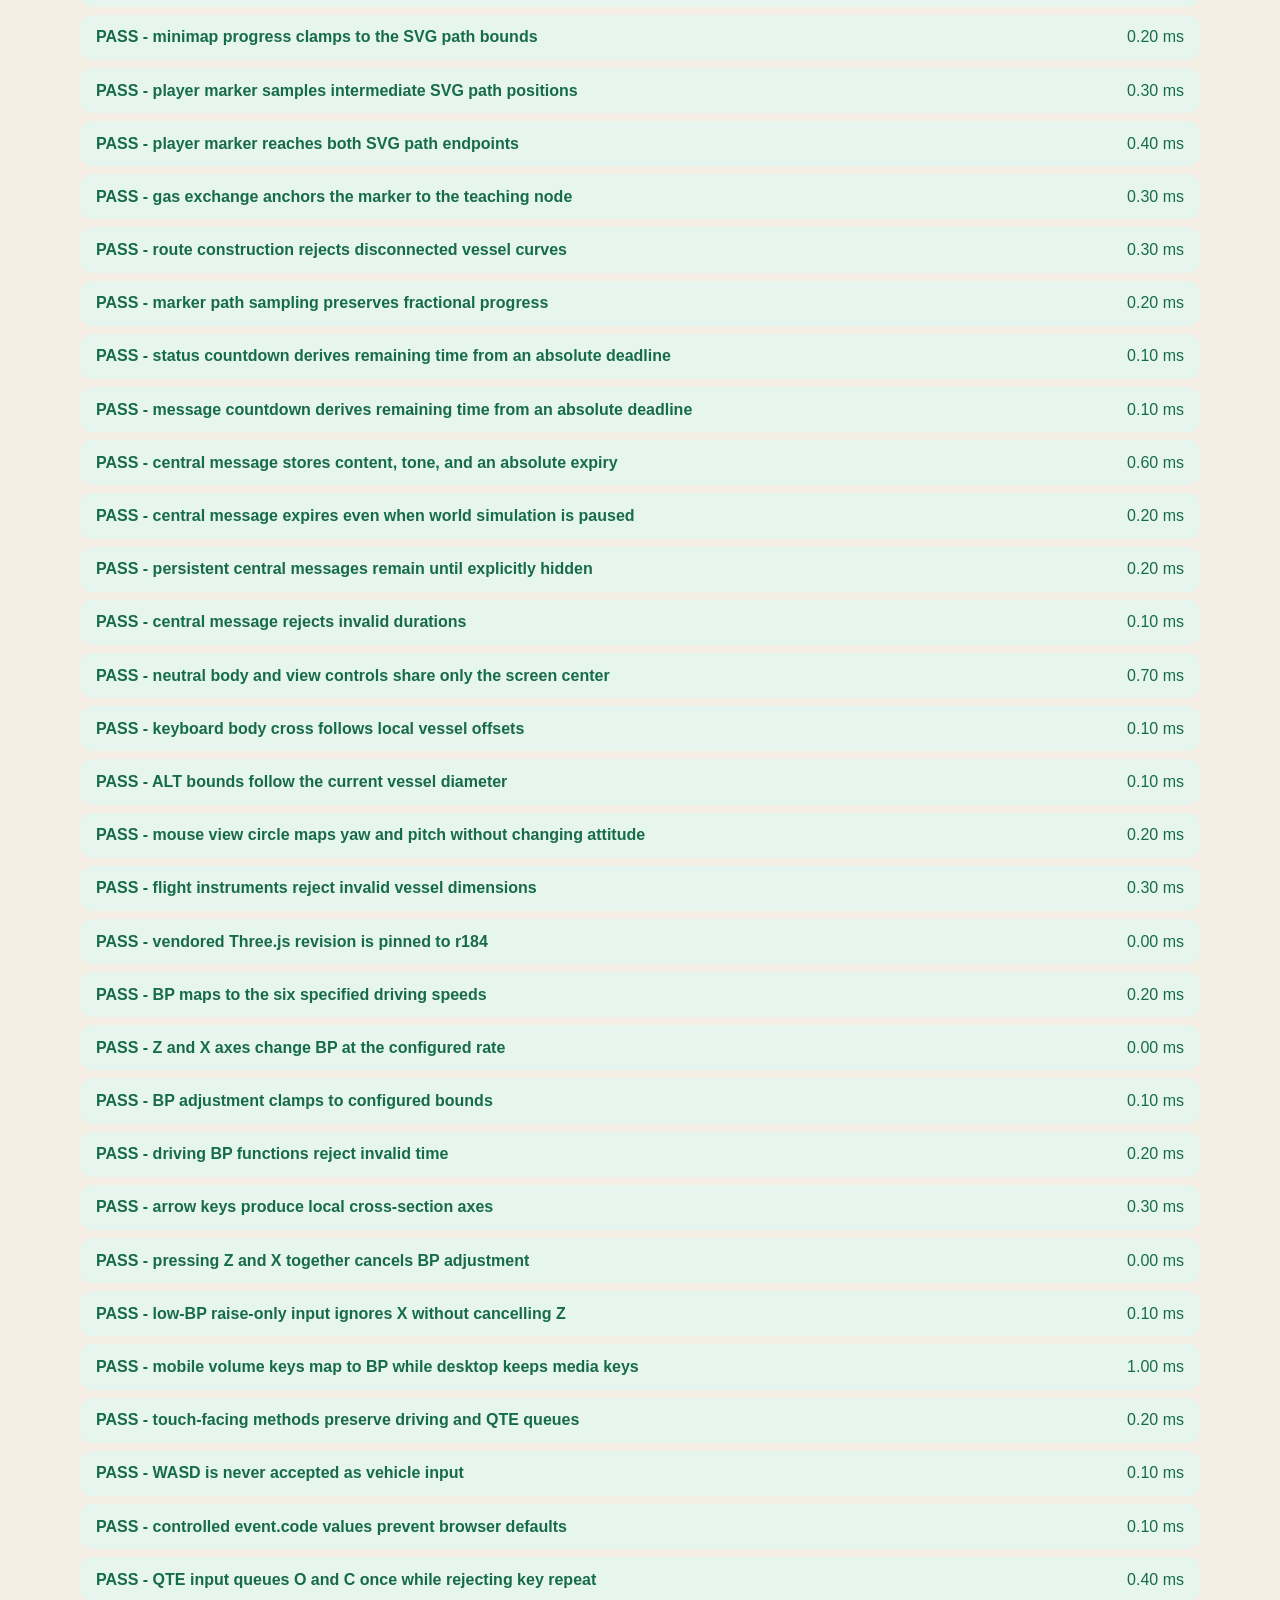
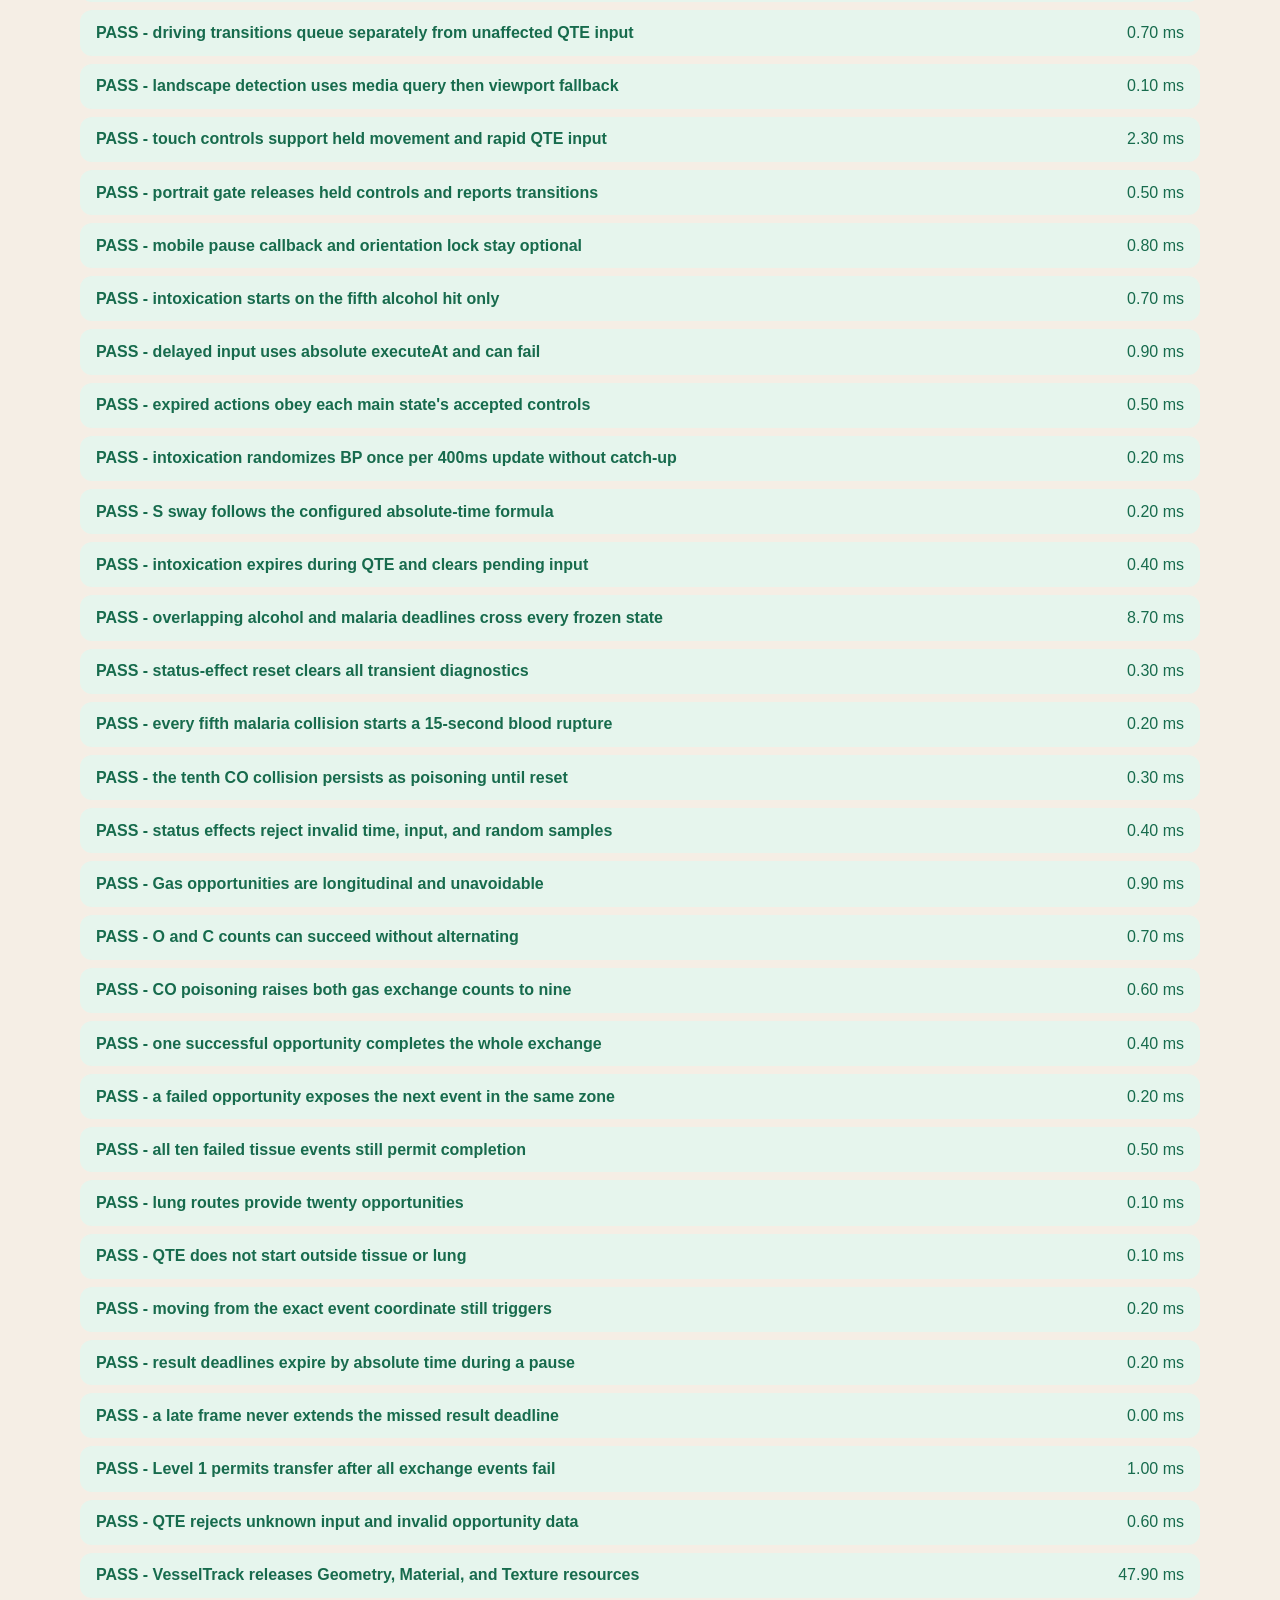
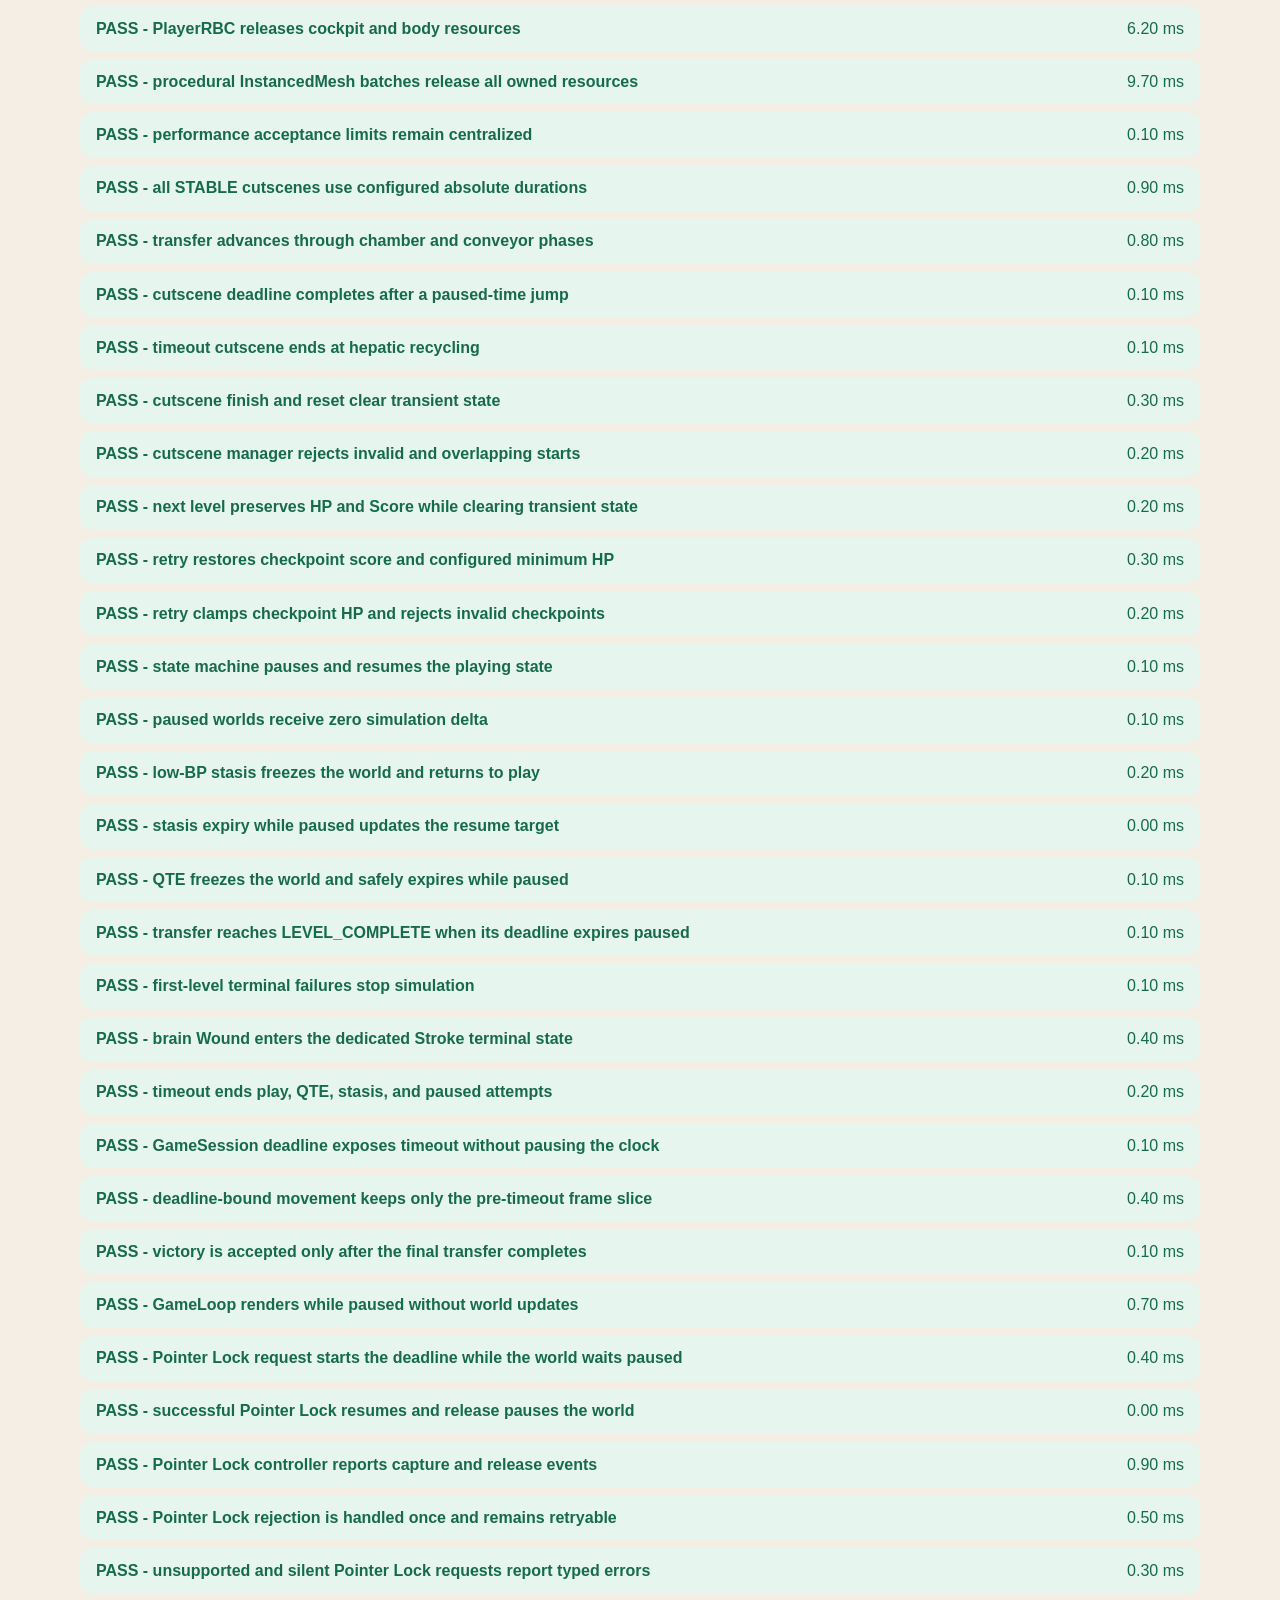
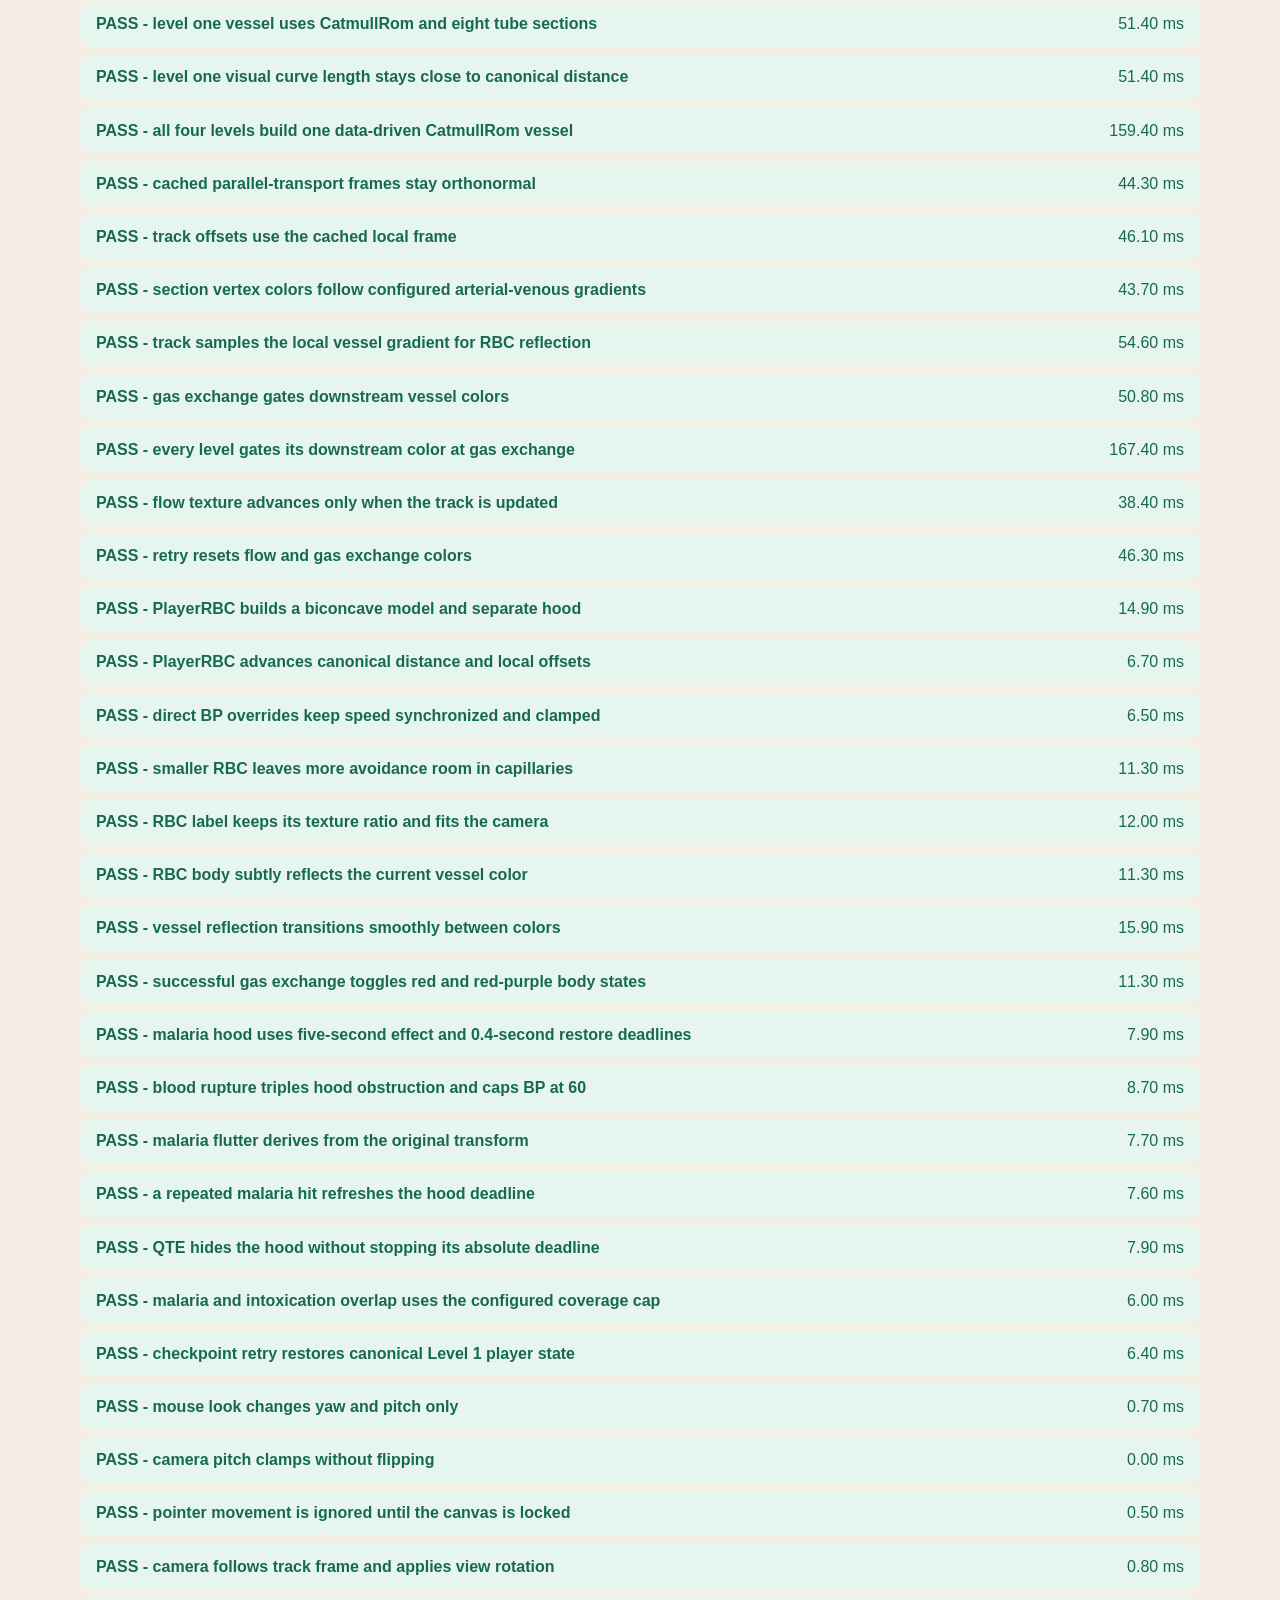
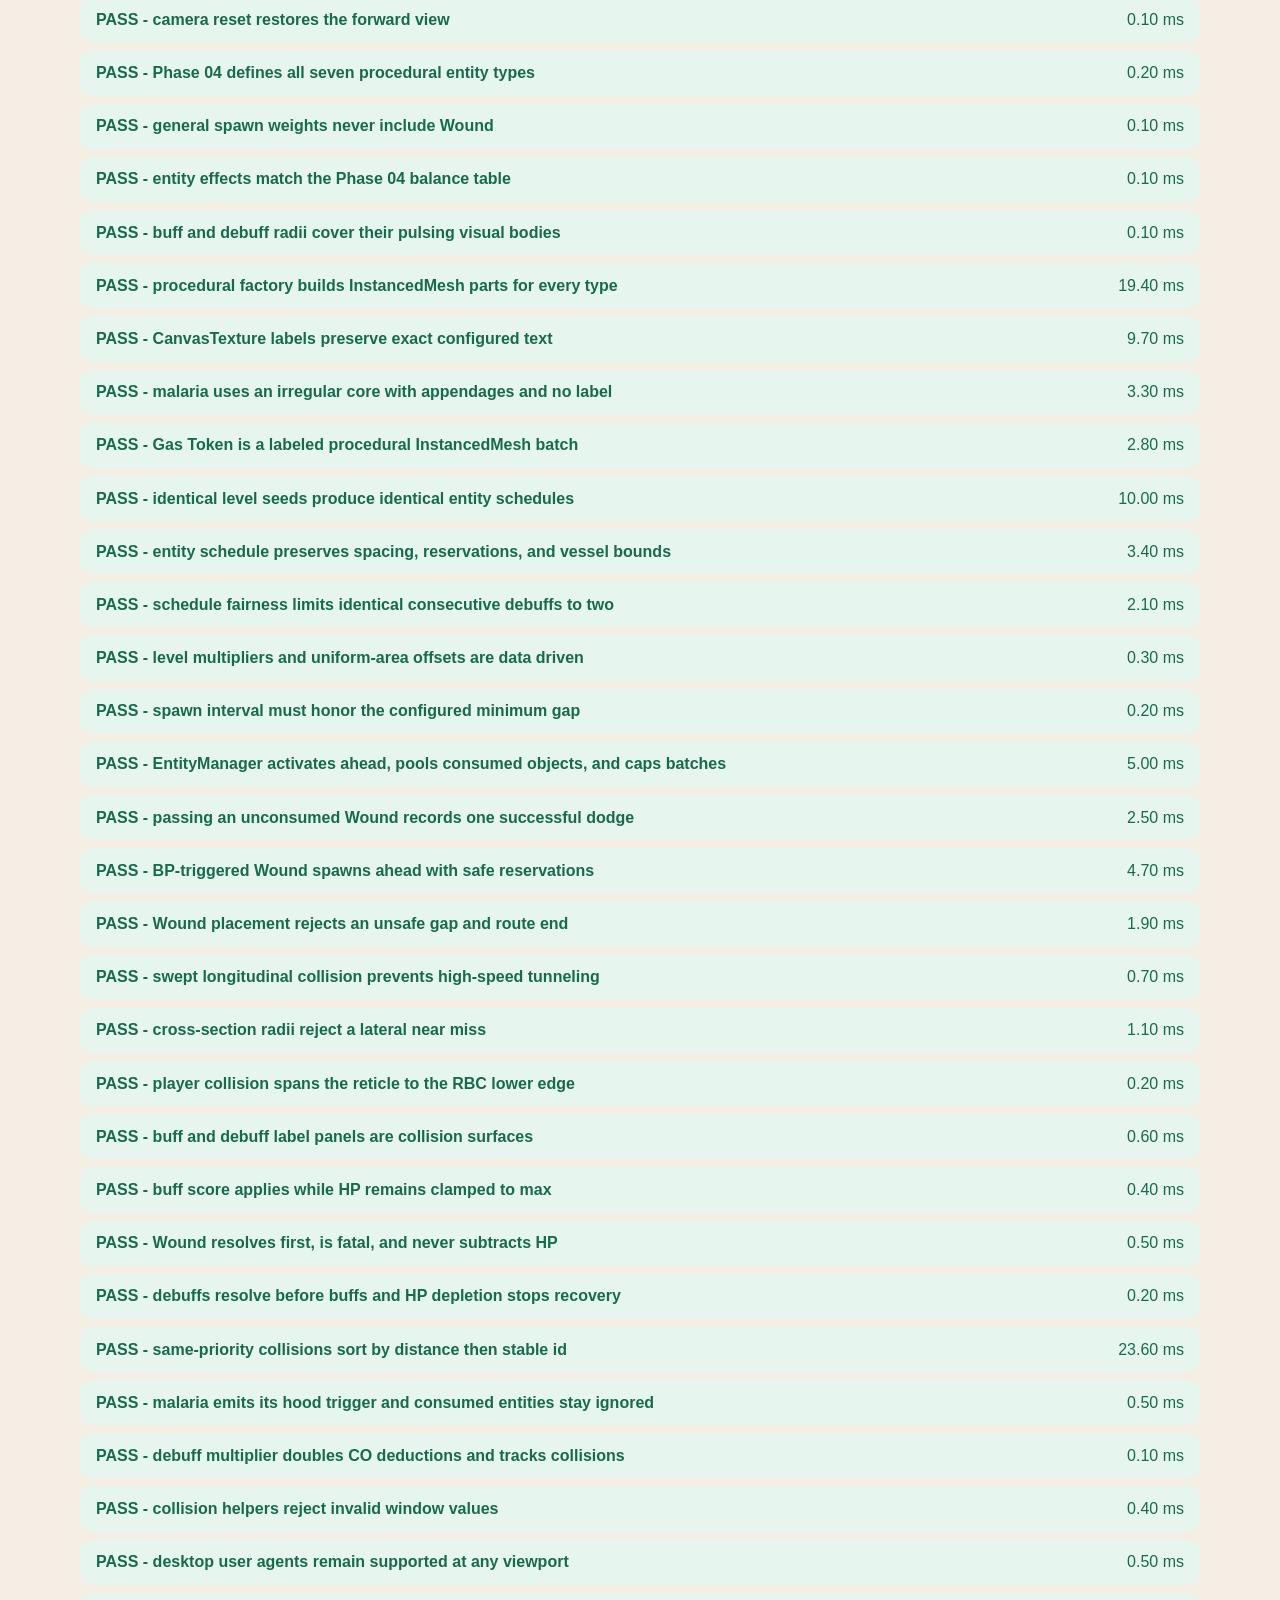
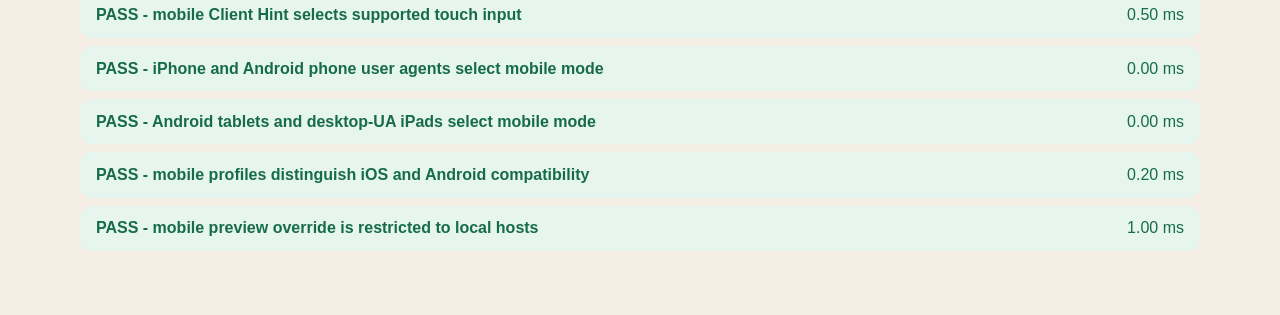
<file: rbcrr/tests/unit-test.html>
<!doctype html>
<html lang="zh-Hant" data-test-status="RUNNING">
  <head>
    <meta charset="utf-8">
    <meta name="viewport" content="width=device-width, initial-scale=1">
    <link rel="icon" href="data:image/svg+xml,%3Csvg xmlns='http://www.w3.org/2000/svg' viewBox='0 0 1 1'%3E%3C/svg%3E">
    <title>Project Aorta：大動脈計畫室 | STABLE Tests</title>
    <link rel="stylesheet" href="../css/main.css?v=stable-v1.1-20260715-r2">
    <link rel="stylesheet" href="./test.css?v=stable-v1.1-20260715-r2">
  </head>
  <body>
    <main class="test-shell">
      <header class="test-header">
        <p class="eyebrow">STABLE / Version：1.1（20260715）</p>
        <h1>Unit test console</h1>
        <p id="test-summary" class="test-summary" data-status="RUNNING">
          Running shared ES Module tests...
        </p>
        <a class="text-link" href="../index.html">Back to RBC RACER</a>
      </header>
      <ol id="test-results" class="test-results" aria-live="polite"></ol>
    </main>
    <script type="module" src="./browser-runner.js?v=stable-v1.1-20260715-r2"></script>
  </body>
</html>
</file>
<file: assets/css/shared.css>
:root {
    color-scheme: dark;
    --ink-950: #06101e;
    --ink-900: #091829;
    --ink-850: #0d2035;
    --ink-800: #122942;
    --panel: rgba(255, 255, 255, 0.055);
    --panel-strong: rgba(255, 255, 255, 0.09);
    --line: rgba(255, 255, 255, 0.13);
    --line-soft: rgba(255, 255, 255, 0.07);
    --text: #f7fafc;
    --muted: #98a8ba;
    --cyan: #39d6f5;
    --lime: #b9ec46;
    --magenta: #f05bb5;
    --amber: #ffc75a;
    --danger: #ff6b7a;
    --success: #62e6a6;
    --font-sans: "Microsoft JhengHei", "Noto Sans TC", system-ui, -apple-system, BlinkMacSystemFont, sans-serif;
    --font-mono: "Cascadia Code", "SFMono-Regular", Consolas, monospace;
}

* {
    box-sizing: border-box;
}

html {
    min-width: 320px;
    background: var(--ink-950);
}

body {
    margin: 0;
    min-height: 100vh;
    color: var(--text);
    background:
        radial-gradient(circle at 82% 12%, rgba(57, 214, 245, 0.09), transparent 27rem),
        linear-gradient(135deg, var(--ink-950), var(--ink-900));
    font-family: var(--font-sans);
    -webkit-font-smoothing: antialiased;
}

button,
input,
select {
    font: inherit;
}

button,
a {
    -webkit-tap-highlight-color: transparent;
}

a {
    color: inherit;
    text-decoration: none;
}

button {
    color: inherit;
}

:focus-visible {
    outline: 2px solid var(--cyan);
    outline-offset: 3px;
}

.eyebrow {
    margin: 0;
    color: var(--lime);
    font-family: var(--font-mono);
    font-size: 0.72rem;
    font-weight: 700;
    letter-spacing: 0.28em;
    text-transform: uppercase;
}

.brand-mark {
    display: inline-flex;
    align-items: center;
    gap: 0.7rem;
    color: var(--muted);
    font-family: var(--font-mono);
    font-size: 0.72rem;
    letter-spacing: 0.18em;
    text-transform: uppercase;
}

.brand-mark::before {
    width: 0.6rem;
    height: 0.6rem;
    border: 2px solid var(--cyan);
    border-radius: 50%;
    box-shadow: 0 0 0 4px rgba(57, 214, 245, 0.12);
    content: "";
}

.screen-reader-only {
    position: absolute;
    width: 1px;
    height: 1px;
    padding: 0;
    margin: -1px;
    overflow: hidden;
    clip: rect(0, 0, 0, 0);
    white-space: nowrap;
    border: 0;
}

@media (prefers-reduced-motion: reduce) {
    *,
    *::before,
    *::after {
        scroll-behavior: auto !important;
        animation-duration: 0.01ms !important;
        animation-iteration-count: 1 !important;
        transition-duration: 0.01ms !important;
    }
}
</file>
<file: assets/css/home.css>
body {
    overflow-x: hidden;
}

.home-shell {
    position: relative;
    display: flex;
    min-height: 100vh;
    flex-direction: column;
    isolation: isolate;
}

.home-shell::before {
    position: fixed;
    z-index: -2;
    top: 0;
    right: -12vw;
    width: 50vw;
    height: 100vh;
    background: linear-gradient(145deg, rgba(57, 214, 245, 0.13), rgba(30, 86, 136, 0.08));
    clip-path: polygon(36% 0, 100% 0, 100% 100%, 0 100%);
    content: "";
}

.home-shell::after {
    position: fixed;
    z-index: -1;
    inset: 0;
    background-image:
        linear-gradient(rgba(255, 255, 255, 0.025) 1px, transparent 1px),
        linear-gradient(90deg, rgba(255, 255, 255, 0.018) 1px, transparent 1px);
    background-size: 72px 72px;
    mask-image: linear-gradient(to bottom, transparent, black 22%, transparent 84%);
    pointer-events: none;
    content: "";
}

.home-header,
.home-main,
.home-footer {
    width: min(1180px, calc(100% - 3rem));
    margin-inline: auto;
}

.home-header {
    display: flex;
    align-items: center;
    justify-content: space-between;
    padding-block: 2rem 1rem;
}

.home-brand {
    display: grid;
    gap: 0.32rem;
}

.brand-tagline {
    margin: 0 0 0 1.3rem;
    color: var(--amber);
    font-size: 0.62rem;
    font-weight: 800;
    letter-spacing: 0.26em;
    line-height: 1;
    text-shadow:
        0 0 5px rgba(255, 199, 90, 0.78),
        0 0 14px rgba(255, 199, 90, 0.46);
    white-space: nowrap;
}

.version-pill {
    padding: 0.45rem 0.65rem;
    border: 1px solid var(--line);
    border-radius: 6px;
    color: var(--muted);
    background: rgba(255, 255, 255, 0.035);
    font-family: var(--font-mono);
    font-size: 0.65rem;
    letter-spacing: 0.12em;
}

.home-main {
    display: flex;
    flex: 1;
    flex-direction: column;
    justify-content: center;
    padding-block: clamp(2rem, 7vh, 5rem);
}

.hero {
    max-width: 780px;
}

.hero-title {
    margin: 0.65rem 0 0;
    font-size: clamp(4rem, 9vw, 7.35rem);
    font-weight: 500;
    letter-spacing: -0.075em;
    line-height: 0.75;
}

.hero-title span {
    display: block;
    color: var(--cyan);
}

.hero-copy {
    max-width: 42rem;
    margin: 1.8rem 0 0;
    color: var(--muted);
    font-size: clamp(1rem, 1.5vw, 1.22rem);
    letter-spacing: 0.04em;
    line-height: 1.8;
}

.tool-grid {
    display: grid;
    margin-top: clamp(2.25rem, 6vh, 4.4rem);
    grid-template-columns: repeat(4, minmax(0, 1fr));
    gap: 0.75rem;
}

.tool-card {
    position: relative;
    display: flex;
    min-height: 220px;
    padding: 1.35rem;
    overflow: hidden;
    border: 1px solid var(--line);
    border-radius: 10px;
    flex-direction: column;
    background: var(--panel);
    box-shadow: inset 0 1px 0 rgba(255, 255, 255, 0.025);
    transition: border-color 180ms ease, background-color 180ms ease, transform 180ms ease;
}

.tool-card::after {
    position: absolute;
    right: -2.8rem;
    bottom: -4.6rem;
    width: 9rem;
    height: 9rem;
    border: 1.35rem solid color-mix(in srgb, var(--card-accent) 11%, transparent);
    border-radius: 50%;
    content: "";
}

a.tool-card:hover {
    border-color: color-mix(in srgb, var(--card-accent) 62%, white 10%);
    background: rgba(255, 255, 255, 0.085);
    transform: translateY(-4px);
}

.tool-card--cyan {
    --card-accent: var(--cyan);
}

.tool-card--lime {
    --card-accent: var(--lime);
}

.tool-card--magenta {
    --card-accent: var(--magenta);
}

.tool-card--amber {
    --card-accent: var(--amber);
}

.tool-number {
    color: var(--card-accent);
    font-family: var(--font-mono);
    font-size: 0.68rem;
    letter-spacing: 0.18em;
}

.tool-icon {
    display: grid;
    width: 3rem;
    height: 3rem;
    margin-top: 1.6rem;
    place-items: center;
    border: 1px solid color-mix(in srgb, var(--card-accent) 62%, transparent);
    border-radius: 50%;
    color: var(--card-accent);
    font-family: var(--font-mono);
    font-size: 1.55rem;
}

.tool-card h2 {
    position: relative;
    z-index: 1;
    margin: auto 0 0.35rem;
    font-size: 1.4rem;
    font-weight: 600;
    letter-spacing: 0.04em;
}

.tool-card p {
    position: relative;
    z-index: 1;
    margin: 0;
    color: var(--muted);
    font-size: 0.8rem;
    line-height: 1.6;
}

.tool-card--soon {
    cursor: default;
    opacity: 0.58;
}

.status-label {
    position: absolute;
    top: 1rem;
    right: 1rem;
    padding: 0.3rem 0.5rem;
    border: 1px solid currentColor;
    border-radius: 4px;
    font-family: var(--font-mono);
    font-size: 0.58rem;
    font-weight: 800;
    letter-spacing: 0.12em;
}

.status-label--stable {
    color: var(--success);
    background: rgba(98, 230, 166, 0.07);
    box-shadow: 0 0 12px rgba(98, 230, 166, 0.13);
}

.status-label--beta {
    color: var(--amber);
    background: rgba(255, 199, 90, 0.08);
    box-shadow: 0 0 12px rgba(255, 199, 90, 0.14);
}

.status-label--soon {
    color: var(--muted);
    background: rgba(152, 168, 186, 0.06);
}

.home-footer {
    padding-block: 1.15rem 1.8rem;
    color: #63768a;
    font-family: var(--font-mono);
    font-size: 0.62rem;
    letter-spacing: 0.12em;
}

@media (max-width: 900px) {
    .tool-grid {
        grid-template-columns: repeat(2, minmax(0, 1fr));
    }
}

@media (max-width: 560px) {
    .home-header,
    .home-main,
    .home-footer {
        width: min(100% - 2rem, 1180px);
    }

    .home-header {
        padding-top: 1.25rem;
    }

    .hero-title {
        font-size: clamp(3.6rem, 20vw, 5.2rem);
        line-height: 0.82;
    }

    .tool-grid {
        grid-template-columns: 1fr;
    }

    .tool-card {
        min-height: 190px;
    }
}
</file>
<file: rbcrr/css/main.css>
:root {
  color-scheme: dark;
  --blood-black: #090104;
  --blood-deep: #1b0308;
  --blood-red: #d7243f;
  --blood-hot: #ff5265;
  --plasma: #ffd3bb;
  --oxygen: #a9d9ef;
  --bp-low: #7fb8e4;
  --bp-high: #ff9a4d;
  --vitamin-c: #ffd34e;
  --button-ink: #140105;
  --ink: #fff5ee;
  --ink-soft: rgba(255, 236, 226, 0.66);
  --glass: rgba(16, 2, 7, 0.76);
  --glass-strong: rgba(11, 1, 4, 0.91);
  --line: rgba(255, 190, 174, 0.22);
  --line-hot: rgba(255, 82, 101, 0.62);
  --hud-font: "Bahnschrift SemiCondensed", "Franklin Gothic Medium", "Trebuchet MS", sans-serif;
  --mono-font: "Cascadia Code", "Lucida Console", monospace;
  --panel-cut: 1.15rem;
}

* {
  box-sizing: border-box;
}

html,
body {
  width: 100%;
  min-width: 20rem;
  min-height: 100%;
  margin: 0;
  overflow: hidden;
  background: var(--blood-black);
}

body {
  color: var(--ink);
  font-family: var(--hud-font);
}

button,
output {
  font: inherit;
}

[hidden] {
  display: none !important;
}

.game-root {
  position: fixed;
  inset: 0;
  isolation: isolate;
  overflow: hidden;
  background:
    radial-gradient(circle at 50% 48%, rgba(90, 12, 25, 1) 0, transparent 34%),
    var(--blood-black);
}

.site-home-link {
  position: absolute;
  top: max(0.8rem, env(safe-area-inset-top));
  left: max(0.8rem, env(safe-area-inset-left));
  z-index: 80;
  display: inline-flex;
  align-items: center;
  gap: 0.38rem;
  padding: 0.42rem 0.72rem;
  border: 1px solid rgba(255, 255, 255, 0.18);
  border-radius: 999px;
  color: rgba(250, 244, 239, 0.92);
  background: rgba(19, 5, 8, 0.72);
  text-decoration: none;
  font-size: 0.78rem;
  font-weight: 700;
  letter-spacing: 0.03em;
  box-shadow: 0 0.45rem 1.3rem rgba(0, 0, 0, 0.28);
  backdrop-filter: blur(0.75rem);
}

.site-home-link:hover,
.site-home-link:focus-visible {
  border-color: rgba(255, 212, 146, 0.72);
  color: #fff7df;
}

#game-canvas {
  position: absolute;
  inset: 0;
  display: block;
  width: 100%;
  height: 100%;
  outline: none;
}

.game-root[data-intoxicated="true"] #game-canvas {
  transform-origin: center;
  animation: intoxication-distortion 1.2s ease-in-out infinite alternate;
  filter: saturate(1.24) contrast(1.08) hue-rotate(-4deg);
  will-change: filter, transform;
}

.screen-vignette,
.screen-grain {
  position: absolute;
  z-index: 2;
  inset: 0;
  pointer-events: none;
}

.screen-vignette {
  background:
    radial-gradient(circle, transparent 42%, rgba(6, 0, 2, 0.55) 87%),
    linear-gradient(180deg, rgba(9, 1, 4, 0.28), transparent 25% 76%, rgba(9, 1, 4, 0.52));
}

.screen-grain {
  opacity: 0.2;
  background-image:
    repeating-linear-gradient(0deg, transparent 0 3px, rgba(255, 255, 255, 0.025) 4px),
    repeating-linear-gradient(90deg, transparent 0 17px, rgba(255, 108, 120, 0.018) 18px);
  mix-blend-mode: screen;
}

.game-root[data-intoxicated="true"] .screen-grain {
  opacity: 0.42;
  animation: intoxication-echo 780ms steps(2, end) infinite;
  background-image:
    radial-gradient(circle at 48% 52%, transparent 0 26%, rgba(74, 210, 255, 0.08) 54%, transparent 72%),
    radial-gradient(circle at 52% 48%, transparent 0 30%, rgba(255, 82, 101, 0.1) 58%, transparent 76%),
    repeating-linear-gradient(0deg, transparent 0 3px, rgba(255, 255, 255, 0.035) 4px);
}

.malaria-steam {
  position: absolute;
  z-index: 8;
  inset: 0;
  overflow: hidden;
  opacity: 0;
  background:
    radial-gradient(ellipse at 18% 28%, rgba(255, 249, 235, 0.34), transparent 34%),
    radial-gradient(ellipse at 78% 64%, rgba(230, 239, 224, 0.3), transparent 38%),
    repeating-radial-gradient(circle at 54% 46%, rgba(255, 255, 255, 0.09) 0 0.4rem, transparent 0.55rem 2.8rem);
  backdrop-filter: blur(var(--malaria-steam-blur, 8px)) saturate(0.62) contrast(0.88);
  transition: opacity 180ms ease-out;
  pointer-events: none;
}

.malaria-steam i {
  position: absolute;
  width: 46vw;
  aspect-ratio: 1.8;
  border-radius: 50%;
  opacity: 0.46;
  background: radial-gradient(ellipse, rgba(255, 255, 247, 0.72), rgba(229, 237, 220, 0.18) 48%, transparent 72%);
  filter: blur(1.8rem);
  animation: malaria-steam-drift var(--malaria-steam-drift, 6s) ease-in-out infinite alternate;
}

.malaria-steam i:nth-child(1) {
  top: 8%;
  left: -12%;
}

.malaria-steam i:nth-child(2) {
  top: 42%;
  right: -10%;
  animation-delay: -2s;
  animation-direction: alternate-reverse;
}

.malaria-steam i:nth-child(3) {
  bottom: -8%;
  left: 22%;
  animation-delay: -4s;
}

.game-root[data-malaria-visual-active="true"] .malaria-steam {
  opacity: var(--malaria-steam-opacity, 0.72);
}

@keyframes intoxication-distortion {
  0% {
    transform: scale(1.012) translateX(-0.22rem) skewX(-0.16deg);
  }

  50% {
    filter: saturate(1.34) contrast(1.04) hue-rotate(5deg);
  }

  100% {
    transform: scale(1.018) translateX(0.28rem) skewX(0.2deg);
  }
}

@keyframes intoxication-echo {
  0% {
    transform: translateX(-0.18rem);
  }

  100% {
    transform: translateX(0.18rem);
  }
}

@keyframes malaria-steam-drift {
  0% {
    transform: translate3d(-8%, 8%, 0) scale(0.86);
  }

  50% {
    transform: translate3d(18%, -12%, 0) scale(1.18);
  }

  100% {
    transform: translate3d(42%, 6%, 0) scale(0.94);
  }
}

.noscript-message {
  position: absolute;
  z-index: 20;
  inset: 2rem;
  display: grid;
  place-items: center;
  padding: 2rem;
  color: var(--ink);
  background: var(--blood-deep);
  text-align: center;
}

@media (max-width: 48rem) {
  :root {
    --panel-cut: 0.75rem;
  }
}

@media (prefers-reduced-motion: reduce) {
  *,
  *::before,
  *::after {
    animation-duration: 0.01ms !important;
    animation-iteration-count: 1 !important;
    scroll-behavior: auto !important;
    transition-duration: 0.01ms !important;
  }
}
</file>
<file: rbcrr/css/hud.css>
.game-hud {
  position: absolute;
  z-index: 4;
  inset: 0;
  pointer-events: none;
  animation: hud-enter 720ms cubic-bezier(0.2, 0.8, 0.2, 1) both;
}

.hud-brand,
.circulation-card,
.vital-stack,
.mission-strip,
.status-panel,
.clock-card,
.system-card,
.flight-instruments,
.qte-panel,
.central-message,
.control-ribbon {
  position: absolute;
}

.hud-brand {
  top: clamp(1rem, 2vw, 2rem);
  left: clamp(1rem, 2vw, 2rem);
  display: flex;
  align-items: center;
  gap: 1rem;
  min-height: 3.2rem;
  padding: 0.45rem 1.15rem 0.45rem 0.8rem;
  border: 1px solid var(--line);
  background: linear-gradient(90deg, var(--glass-strong), rgba(16, 2, 7, 0.38));
  clip-path: polygon(0 0, calc(100% - 0.7rem) 0, 100% 0.7rem, 100% 100%, 0 100%);
  font-family: var(--mono-font);
  font-size: 0.68rem;
  letter-spacing: 0.1em;
  text-transform: uppercase;
  backdrop-filter: blur(0.7rem);
}

.hud-brand__identity,
.hud-brand__release {
  display: grid;
  gap: 0.14rem;
}

.hud-brand__identity strong {
  color: var(--ink);
  font-family: "Microsoft JhengHei", "PingFang TC", sans-serif;
  font-size: 0.82rem;
  letter-spacing: 0.04em;
}

.hud-brand__identity small,
.hud-brand__release small {
  color: var(--ink-soft);
  font-size: 0.5rem;
  letter-spacing: 0.12em;
}

.hud-brand__release {
  padding-left: 0.85rem;
  border-left: 1px solid var(--line);
}

.hud-brand__release b {
  color: var(--oxygen);
  font-size: 0.62rem;
  letter-spacing: 0.16em;
  text-shadow: 0 0 0.8rem rgba(69, 224, 208, 0.52);
}

.circulation-card {
  top: 5.35rem;
  left: clamp(1rem, 2vw, 2rem);
  width: clamp(18rem, 20vw, 22rem);
  overflow: hidden;
  border: 1px solid var(--line);
  border-top-color: rgba(169, 217, 239, 0.62);
  background:
    linear-gradient(rgba(169, 217, 239, 0.028) 1px, transparent 1px),
    linear-gradient(90deg, rgba(169, 217, 239, 0.028) 1px, transparent 1px),
    linear-gradient(145deg, rgba(8, 18, 25, 0.88), rgba(11, 1, 4, 0.82));
  background-size: 1.3rem 1.3rem, 1.3rem 1.3rem, auto;
  clip-path: polygon(0 0, calc(100% - var(--panel-cut)) 0, 100% var(--panel-cut), 100% 100%, var(--panel-cut) 100%, 0 calc(100% - var(--panel-cut)));
  box-shadow: 0 1.2rem 4rem rgba(0, 0, 0, 0.24);
}

.circulation-card__header {
  display: flex;
  align-items: end;
  justify-content: space-between;
  gap: 1rem;
  padding: 0.75rem 0.9rem 0.55rem;
  border-bottom: 1px solid var(--line);
}

.circulation-card__header span,
.circulation-card__header b,
.circulation-card__legend span,
.status-panel header span,
.status-panel header strong,
.status-panel > p,
.status-item {
  font-family: var(--mono-font);
  letter-spacing: 0.1em;
  text-transform: uppercase;
}

.circulation-card__header span {
  display: block;
  margin-bottom: 0.16rem;
  color: var(--ink-soft);
  font-size: 0.5rem;
}

.circulation-card__header strong {
  display: block;
  color: var(--oxygen);
  font-family: var(--mono-font);
  font-size: 0.72rem;
  letter-spacing: 0.08em;
}

.circulation-card__header b {
  color: var(--blood-hot);
  font-size: 0.52rem;
}

.circulation-map {
  position: relative;
  width: 100%;
  aspect-ratio: 6 / 5;
}

.circulation-map::before,
.circulation-map::after {
  position: absolute;
  z-index: -1;
  border: 1px solid rgba(169, 217, 239, 0.07);
  border-radius: 50%;
  content: "";
  pointer-events: none;
}

.circulation-map::before {
  inset: 18% 24%;
}

.circulation-map::after {
  inset: 30% 36%;
}

.circulation-map__svg {
  display: block;
  width: 100%;
  height: 100%;
  overflow: visible;
}

.circulation-heart {
  pointer-events: none;
}

.circulation-heart__outline {
  stroke-linecap: round;
  stroke-linejoin: round;
}

.circulation-vessel {
  opacity: 0.38;
  stroke-linecap: round;
  stroke-linejoin: round;
  transition: opacity 180ms ease, filter 180ms ease;
}

.circulation-vessel[data-active-route="true"] {
  opacity: 0.94;
}

.circulation-route-path {
  pointer-events: none;
}

.circulation-node text {
  fill: var(--ink);
  stroke: rgba(9, 1, 4, 0.9);
  stroke-width: 3px;
  paint-order: stroke fill;
  dominant-baseline: middle;
  font-family: var(--mono-font);
  font-weight: 800;
  letter-spacing: 0.04em;
}

.minimap-player-marker {
  stroke: rgba(255, 255, 255, 0.32);
}

.minimap-player-marker__halo {
  opacity: 0.32;
  transform-box: fill-box;
  transform-origin: center;
  animation: minimap-player-pulse var(--minimap-pulse-duration) ease-out infinite;
}

.minimap-player-marker__core {
  stroke: var(--blood-black);
  stroke-width: 1.5px;
}

.circulation-card__legend {
  display: flex;
  justify-content: space-between;
  gap: 0.45rem;
  padding: 0.45rem 0.85rem 0.62rem;
  border-top: 1px solid var(--line);
}

.circulation-card__legend span {
  display: inline-flex;
  align-items: center;
  gap: 0.28rem;
  color: var(--ink-soft);
  font-size: 0.42rem;
}

.circulation-card__legend i {
  width: 0.38rem;
  aspect-ratio: 1;
  border-radius: 50%;
  background: var(--blood-hot);
  box-shadow: 0 0 0.5rem currentColor;
}

.circulation-card__legend i[data-tone="venous"] {
  color: var(--bp-low);
  background: var(--bp-low);
}

.circulation-card__legend i[data-tone="player"] {
  color: var(--ink);
  background: var(--ink);
}

.vital-stack {
  top: 7rem;
  right: clamp(1rem, 2vw, 2rem);
  display: grid;
  gap: 0.6rem;
  width: clamp(16.5rem, 18vw, 18.5rem);
}

.vital-card {
  --meter-color: var(--blood-hot);
  position: relative;
  padding: 0.7rem 0.85rem 0.68rem;
  border-left: 0.18rem solid var(--meter-color);
  background: linear-gradient(100deg, var(--glass-strong), rgba(24, 3, 9, 0.45));
  clip-path: polygon(0 0, calc(100% - var(--panel-cut)) 0, 100% var(--panel-cut), 100% 100%, 0 100%);
  backdrop-filter: blur(0.65rem);
}

.vital-card--bp {
  --meter-color: var(--oxygen);
}

.vital-card__heading {
  display: flex;
  align-items: baseline;
  justify-content: space-between;
  gap: 1rem;
  margin-bottom: 0.25rem;
  color: var(--ink-soft);
  font-family: var(--mono-font);
  font-size: 0.62rem;
  letter-spacing: 0.11em;
  text-transform: uppercase;
}

.vital-card__heading strong {
  color: var(--meter-color);
  font-size: 0.8rem;
}

.vital-card output {
  display: block;
  margin-bottom: 0.48rem;
  font-family: var(--mono-font);
  font-size: clamp(1.05rem, 1.5vw, 1.4rem);
  font-weight: 800;
  letter-spacing: -0.04em;
}

.vital-meter {
  position: relative;
  height: 0.26rem;
  overflow: hidden;
  background: rgba(255, 255, 255, 0.12);
}

.vital-meter span {
  position: absolute;
  inset: 0;
  width: calc(var(--meter-fill) * 100%);
  background: var(--meter-color);
  box-shadow: 0 0 1rem var(--meter-color);
  transition: width 120ms linear;
}

.vital-meter--bp::after {
  position: absolute;
  inset-block: 0;
  left: 23.08%;
  width: 38.46%;
  border-inline: 1px solid rgba(255, 255, 255, 0.7);
  background: rgba(169, 217, 239, 0.2);
  content: "";
}

.vital-meter--bp[data-range="LOW"] {
  --meter-color: var(--bp-low);
}

.vital-meter--bp[data-range="HIGH"] {
  --meter-color: var(--bp-high);
}

.vital-card small {
  display: block;
  margin-top: 0.45rem;
  color: var(--ink-soft);
  font-family: var(--mono-font);
  font-size: 0.52rem;
  letter-spacing: 0.08em;
}

.mission-strip {
  top: 19rem;
  right: clamp(1rem, 2vw, 2rem);
  display: grid;
  grid-template-columns: repeat(2, minmax(0, 1fr));
  width: clamp(16.5rem, 18vw, 18.5rem);
  border-top: 1px solid var(--line-hot);
  border-left: 1px solid var(--line);
  background: linear-gradient(120deg, var(--glass-strong), rgba(9, 1, 4, 0.48));
  backdrop-filter: blur(0.55rem);
}

.mission-strip div {
  min-width: 0;
  padding: 0.55rem 0.7rem;
  border-right: 1px solid var(--line);
  border-bottom: 1px solid var(--line);
}

.mission-strip__location {
  grid-column: 1 / -1;
}

.mission-strip span,
.clock-card span,
.clock-card small,
.system-card span {
  display: block;
  color: var(--ink-soft);
  font-family: var(--mono-font);
  font-size: 0.52rem;
  letter-spacing: 0.11em;
  text-transform: uppercase;
}

.mission-strip strong {
  display: block;
  overflow: hidden;
  margin-top: 0.22rem;
  font-family: var(--mono-font);
  font-size: 0.74rem;
  text-overflow: ellipsis;
  white-space: nowrap;
}

.status-panel {
  top: 28.5rem;
  right: clamp(1rem, 2vw, 2rem);
  width: clamp(16.5rem, 18vw, 18.5rem);
  min-height: 5rem;
  padding: 0.7rem 0.8rem 0.75rem;
  border: 1px solid var(--line);
  border-left: 0.16rem solid rgba(169, 217, 239, 0.48);
  background: linear-gradient(120deg, rgba(8, 18, 25, 0.86), rgba(11, 1, 4, 0.72));
  clip-path: polygon(0 0, calc(100% - 0.8rem) 0, 100% 0.8rem, 100% 100%, 0 100%);
}

.status-panel[data-active="true"] {
  border-left-color: var(--bp-high);
}

.status-panel[data-active="true"] .status-toolkit {
  margin-top: 0.42rem;
  padding-top: 0.42rem;
}

.status-panel[data-active="true"] .status-toolkit__brand {
  margin-bottom: 0.34rem;
}

.status-panel[data-active="true"] .status-toolkit__controls {
  gap: 0.16rem;
}

.status-panel[data-active="true"] .status-toolkit__controls div {
  min-height: 1.25rem;
  padding-block: 0.12rem;
}

.status-panel[data-active="true"] .status-toolkit__controls kbd,
.status-panel[data-active="true"] .status-toolkit__controls span {
  font-size: 0.62rem;
}

.status-panel header {
  display: flex;
  align-items: baseline;
  justify-content: space-between;
  gap: 1rem;
  padding-bottom: 0.45rem;
  border-bottom: 1px solid var(--line);
}

.status-panel header span,
.status-panel header strong {
  color: var(--ink-soft);
  font-size: 0.5rem;
}

.status-panel header strong {
  color: var(--oxygen);
}

.status-panel > p {
  margin: 0.62rem 0 0;
  color: rgba(169, 217, 239, 0.46);
  font-size: 0.48rem;
}

.status-list {
  display: grid;
  gap: 0.35rem;
  margin-top: 0.48rem;
}

.status-toolkit {
  margin-top: 0.7rem;
  padding-top: 0.68rem;
  border-top: 1px solid rgba(169, 217, 239, 0.22);
}

.status-toolkit__brand {
  display: grid;
  grid-template-columns: 1fr auto;
  align-items: end;
  gap: 0.7rem;
  margin-bottom: 0.55rem;
}

.status-toolkit__brand span,
.status-toolkit__brand strong {
  font-family: var(--mono-font);
  letter-spacing: 0.08em;
}

.status-toolkit__brand span {
  color: var(--oxygen);
  font-size: 0.72rem;
  font-weight: 900;
}

.status-toolkit__brand strong {
  color: var(--plasma);
  font-size: 0.86rem;
  font-weight: 900;
}

.status-toolkit__controls {
  display: grid;
  gap: 0.3rem;
}

.status-toolkit__controls div {
  display: grid;
  grid-template-columns: 5.35rem 1fr;
  align-items: center;
  gap: 0.5rem;
  min-height: 1.7rem;
  padding: 0.28rem 0.4rem;
  border-left: 0.12rem solid rgba(169, 217, 239, 0.52);
  background: rgba(169, 217, 239, 0.045);
}

.status-toolkit__controls kbd {
  color: var(--ink);
  font-family: var(--mono-font);
  font-size: 0.7rem;
  font-weight: 900;
  letter-spacing: 0.04em;
}

.status-toolkit__controls span {
  color: rgba(255, 236, 226, 0.82);
  font-family: "Microsoft JhengHei", "PingFang TC", sans-serif;
  font-size: 0.7rem;
  font-weight: 700;
  line-height: 1.25;
}

.status-item {
  display: flex;
  align-items: baseline;
  justify-content: space-between;
  gap: 0.75rem;
  padding: 0.42rem 0.5rem;
  border-left: 0.12rem solid var(--bp-high);
  color: var(--ink-soft);
  background: rgba(255, 154, 77, 0.08);
  font-size: 0.52rem;
}

.status-item strong {
  color: var(--bp-high);
  white-space: nowrap;
}

.status-item[data-tone="DANGER"] {
  border-color: var(--bp-high);
  background: rgba(255, 82, 101, 0.14);
}

.status-item[data-tone="DANGER"] strong {
  color: var(--plasma);
}

.status-item[data-tone="INFO"] {
  border-color: var(--oxygen);
  background: rgba(74, 210, 255, 0.08);
}

.status-item[data-tone="INFO"] strong {
  color: var(--oxygen);
}

.clock-card {
  top: clamp(1rem, 2vw, 2rem);
  right: clamp(1rem, 2vw, 2rem);
  display: grid;
  grid-template-columns: auto 1fr;
  gap: 0.7rem 0.8rem;
  min-width: 13rem;
  padding: 0.75rem 1rem;
  border-top: 1px solid var(--oxygen);
  background: linear-gradient(120deg, rgba(8, 18, 25, 0.88), rgba(11, 1, 4, 0.66));
  clip-path: polygon(var(--panel-cut) 0, 100% 0, 100% 100%, 0 100%, 0 var(--panel-cut));
  backdrop-filter: blur(0.65rem);
}

.clock-card__signal {
  align-self: center;
  width: 0.52rem;
  aspect-ratio: 1;
  border-radius: 50%;
  background: var(--oxygen);
  opacity: 0.28;
  transition: opacity 180ms ease, box-shadow 180ms ease;
}

.clock-card[data-active="true"] .clock-card__signal {
  opacity: 1;
  box-shadow: 0 0 1rem var(--oxygen);
  animation: clock-pulse 1.4s ease-in-out infinite;
}

.clock-card strong {
  display: block;
  margin-top: 0.1rem;
  color: var(--oxygen);
  font-family: var(--mono-font);
  font-size: 1.2rem;
}

.clock-card small {
  grid-column: 2;
  color: rgba(169, 217, 239, 0.62);
  font-size: 0.46rem;
}

.system-card {
  top: clamp(1.85rem, 2.4vw, 2.5rem);
  right: clamp(15rem, 16vw, 19rem);
  display: flex;
  justify-items: end;
  gap: 0.7rem;
}

.system-card strong {
  color: var(--ink);
}

.flight-instruments {
  z-index: 5;
  bottom: clamp(1rem, 2vw, 2rem);
  left: clamp(1rem, 2vw, 2rem);
  display: grid;
  grid-template-columns: minmax(8rem, 1fr) 5.4rem minmax(8rem, 1fr);
  width: clamp(23rem, 35vw, 30rem);
  border: 1px solid rgba(169, 217, 239, 0.28);
  border-top-color: rgba(169, 217, 239, 0.58);
  background:
    linear-gradient(rgba(169, 217, 239, 0.035) 1px, transparent 1px),
    linear-gradient(90deg, rgba(169, 217, 239, 0.035) 1px, transparent 1px),
    linear-gradient(145deg, rgba(8, 18, 25, 0.9), rgba(11, 1, 4, 0.82));
  background-size: 1rem 1rem, 1rem 1rem, auto;
  box-shadow: 0 1.2rem 3rem rgba(0, 0, 0, 0.28);
  clip-path: polygon(0 0, calc(100% - 0.8rem) 0, 100% 0.8rem, 100% 100%, 0.8rem 100%, 0 calc(100% - 0.8rem));
  backdrop-filter: blur(0.65rem);
}

.instrument {
  --instrument-tone: var(--plasma);
  min-width: 0;
  padding: 0.55rem 0.62rem 0.6rem;
  border-right: 1px solid rgba(169, 217, 239, 0.18);
}

.instrument:last-child {
  border-right: 0;
}

.instrument--altitude,
.instrument--view {
  --instrument-tone: var(--oxygen);
}

.instrument header {
  display: flex;
  align-items: baseline;
  justify-content: space-between;
  gap: 0.4rem;
  padding-bottom: 0.38rem;
  border-bottom: 1px solid rgba(169, 217, 239, 0.16);
  font-family: var(--mono-font);
  text-transform: uppercase;
}

.instrument header span {
  overflow: hidden;
  color: var(--ink-soft);
  font-size: 0.42rem;
  letter-spacing: 0.06em;
  text-overflow: ellipsis;
  white-space: nowrap;
}

.instrument header strong {
  color: var(--instrument-tone);
  font-size: 0.62rem;
  letter-spacing: 0.09em;
}

.instrument footer {
  display: flex;
  justify-content: space-between;
  gap: 0.45rem;
}

.instrument output,
.instrument small {
  color: var(--ink);
  font-family: var(--mono-font);
  font-size: 0.48rem;
  font-weight: 800;
  letter-spacing: 0.02em;
}

.attitude-display {
  position: relative;
  width: min(6.1rem, 100%);
  aspect-ratio: 2 / 1;
  overflow: hidden;
  margin: 0.48rem auto;
  border: 1px solid rgba(255, 154, 77, 0.3);
  background:
    linear-gradient(transparent 49%, rgba(255, 154, 77, 0.22) 50%, transparent 51%),
    linear-gradient(90deg, transparent 49%, rgba(255, 154, 77, 0.16) 50%, transparent 51%),
    radial-gradient(circle at center, rgba(255, 82, 101, 0.13), rgba(8, 18, 25, 0.72) 68%);
}

.attitude-display::before,
.attitude-display::after,
.attitude-display__axis::before,
.attitude-display__axis::after {
  position: absolute;
  background: rgba(255, 211, 187, 0.48);
  content: "";
}

.attitude-display::before,
.attitude-display::after {
  top: 50%;
  width: 18%;
  height: 1px;
}

.attitude-display::before {
  left: 8%;
}

.attitude-display::after {
  right: 8%;
}

.attitude-display__axis::before,
.attitude-display__axis::after {
  top: 14%;
  width: 1px;
  height: 13%;
}

.attitude-display__axis::before {
  left: 25%;
}

.attitude-display__axis::after {
  right: 25%;
}

.attitude-display__marker {
  position: absolute;
  top: 50%;
  left: 50%;
  width: 0.82rem;
  height: 0.82rem;
  translate: -50% -50%;
  filter: drop-shadow(0 0 0.35rem var(--plasma));
}

.attitude-display__marker::before,
.attitude-display__marker::after {
  position: absolute;
  top: 50%;
  left: 50%;
  background: var(--plasma);
  content: "";
  translate: -50% -50%;
}

.attitude-display__marker::before {
  width: 100%;
  height: 2px;
}

.attitude-display__marker::after {
  width: 2px;
  height: 100%;
}

.altitude-tape {
  position: relative;
  height: 4.8rem;
  margin: 0.42rem 0 0.22rem;
  color: var(--ink-soft);
  font-family: var(--mono-font);
  font-size: 0.42rem;
}

.altitude-tape > span {
  position: absolute;
  right: 0;
}

.altitude-tape > span:first-child {
  top: 0;
}

.altitude-tape > span:last-child {
  bottom: 0;
}

.altitude-tape > i {
  position: absolute;
  top: 0.55rem;
  bottom: 0.55rem;
  left: 0.8rem;
  width: 1.45rem;
  border-left: 1px solid rgba(169, 217, 239, 0.62);
  background: repeating-linear-gradient(to bottom, rgba(169, 217, 239, 0.38) 0 1px, transparent 1px 0.56rem);
}

.altitude-tape > i > b {
  position: absolute;
  top: 50%;
  left: -0.22rem;
  width: 1.2rem;
  height: 2px;
  translate: 0 -50%;
  background: var(--oxygen);
  box-shadow: 0 0 0.55rem var(--oxygen);
}

.instrument--altitude > output,
.instrument--altitude > small {
  display: block;
  color: var(--oxygen);
  text-align: center;
}

.instrument--altitude > output {
  font-size: 0.58rem;
}

.instrument--altitude > small {
  margin-top: 0.12rem;
  color: var(--ink-soft);
  font-size: 0.4rem;
}

.view-direction {
  position: relative;
  width: 4.8rem;
  aspect-ratio: 1;
  margin: 0.36rem auto 0.26rem;
  border: 1px solid rgba(74, 210, 255, 0.46);
  border-radius: 50%;
  background:
    linear-gradient(90deg, transparent 49%, rgba(74, 210, 255, 0.12) 50%, transparent 51%),
    linear-gradient(transparent 49%, rgba(74, 210, 255, 0.12) 50%, transparent 51%),
    radial-gradient(circle, rgba(74, 210, 255, 0.1), rgba(8, 18, 25, 0.6) 66%);
  box-shadow: inset 0 0 1.2rem rgba(74, 210, 255, 0.08);
}

.view-direction > span {
  position: absolute;
  z-index: 2;
  top: 0.12rem;
  left: 50%;
  color: var(--oxygen);
  font-family: var(--mono-font);
  font-size: 0.42rem;
  font-weight: 900;
  translate: -50% 0;
}

.view-direction > i {
  position: absolute;
  z-index: 1;
  top: 11%;
  left: calc(50% - 1px);
  width: 2px;
  height: 39%;
  background: linear-gradient(var(--oxygen), rgba(74, 210, 255, 0.18));
  box-shadow: 0 0 0.45rem var(--oxygen);
  transform-origin: 50% 100%;
}

.view-direction > b {
  position: absolute;
  top: 50%;
  left: 50%;
  width: 0.28rem;
  aspect-ratio: 1;
  translate: -50% -50%;
  border-radius: 50%;
  background: var(--oxygen);
  box-shadow: 0 0 0.45rem var(--oxygen);
}

.reticle {
  position: absolute;
  z-index: 5;
  top: 50%;
  left: 50%;
  width: 3rem;
  aspect-ratio: 1;
  translate: -50% -50%;
  transition: top 70ms linear, left 70ms linear, opacity 160ms ease;
}

.reticle span {
  position: absolute;
  left: 50%;
  color: currentColor;
  background: rgba(8, 18, 25, 0.78);
  font-family: var(--mono-font);
  font-size: 0.4rem;
  font-weight: 900;
  letter-spacing: 0.06em;
  line-height: 1;
  padding: 0.18rem 0.24rem;
  translate: -50% 0;
  white-space: nowrap;
}

.reticle--body {
  color: var(--plasma);
  filter: drop-shadow(0 0 0.45rem rgba(255, 82, 101, 0.7));
}

.reticle--body::before,
.reticle--body::after {
  position: absolute;
  top: 50%;
  left: 50%;
  background: currentColor;
  content: "";
  translate: -50% -50%;
}

.reticle--body::before {
  width: 100%;
  height: 1px;
}

.reticle--body::after {
  width: 1px;
  height: 100%;
}

.reticle--body i {
  position: absolute;
  top: 50%;
  left: 50%;
  width: 0.34rem;
  aspect-ratio: 1;
  translate: -50% -50%;
  border: 1px solid currentColor;
  background: rgba(255, 82, 101, 0.12);
}

.reticle--body span {
  top: calc(100% + 0.2rem);
}

.reticle--view {
  width: 2.25rem;
  color: var(--oxygen);
  border: 1px solid currentColor;
  border-radius: 50%;
  box-shadow: inset 0 0 0.8rem rgba(74, 210, 255, 0.14), 0 0 0.5rem rgba(74, 210, 255, 0.28);
}

.reticle--view i {
  position: absolute;
  top: 50%;
  left: 50%;
  width: 0.22rem;
  aspect-ratio: 1;
  translate: -50% -50%;
  border-radius: 50%;
  background: currentColor;
  box-shadow: 0 0 0.5rem currentColor;
}

.reticle--view span {
  bottom: calc(100% + 0.3rem);
}

.game-hud[data-state="QTE"] .reticle {
  opacity: 0;
}

.qte-panel {
  --qte-tone: var(--oxygen);
  z-index: 7;
  top: 50%;
  left: 50%;
  width: min(39rem, calc(100vw - 38rem));
  min-width: 31rem;
  padding: 1rem 1.05rem 1.05rem;
  border: 1px solid rgba(169, 217, 239, 0.34);
  border-top: 0.2rem solid var(--qte-tone);
  background:
    linear-gradient(rgba(169, 217, 239, 0.035) 1px, transparent 1px),
    linear-gradient(90deg, rgba(169, 217, 239, 0.035) 1px, transparent 1px),
    linear-gradient(145deg, rgba(8, 18, 25, 0.96), rgba(17, 2, 6, 0.94));
  background-size: 1.1rem 1.1rem, 1.1rem 1.1rem, auto;
  box-shadow: 0 1.4rem 5rem rgba(0, 0, 0, 0.5), 0 0 2.5rem rgba(74, 210, 255, 0.12);
  clip-path: polygon(0 0, calc(100% - 1.25rem) 0, 100% 1.25rem, 100% 100%, 1.25rem 100%, 0 calc(100% - 1.25rem));
  translate: -50% -50%;
  backdrop-filter: blur(0.8rem);
  animation: qte-enter 220ms ease-out both;
}

.qte-panel[data-phase="RESULT"][data-outcome="SUCCESS"] {
  --qte-tone: #68efbd;
}

.qte-panel[data-phase="RESULT"][data-outcome="FAILURE"] {
  --qte-tone: var(--bp-high);
}

.qte-panel__header {
  display: flex;
  align-items: end;
  justify-content: space-between;
  gap: 1rem;
  padding-bottom: 0.7rem;
  border-bottom: 1px solid rgba(169, 217, 239, 0.2);
}

.qte-panel__header span,
.qte-panel__header strong,
.qte-panel__header b {
  display: block;
  font-family: var(--mono-font);
  letter-spacing: 0.1em;
  text-transform: uppercase;
}

.qte-panel__header span {
  margin-bottom: 0.18rem;
  color: var(--ink-soft);
  font-size: 0.52rem;
}

.qte-panel__header strong {
  color: var(--qte-tone);
  font-size: 1.35rem;
}

.qte-panel__header b {
  color: var(--ink);
  font-size: 0.62rem;
}

.qte-panel__instruction {
  margin: 0.7rem 0;
  color: rgba(255, 245, 238, 0.9);
  font-family: "Microsoft JhengHei", "PingFang TC", sans-serif;
  font-size: 0.82rem;
  font-weight: 800;
  text-align: center;
}

.qte-panel__actions {
  display: grid;
  grid-template-columns: repeat(2, minmax(0, 1fr));
  gap: 0.65rem;
}

.qte-panel__actions article {
  display: grid;
  grid-template-columns: auto 1fr;
  align-items: center;
  gap: 0.75rem;
  padding: 0.72rem;
  border: 1px solid rgba(169, 217, 239, 0.22);
  background: rgba(169, 217, 239, 0.055);
}

.qte-panel__actions article[data-complete="true"] {
  border-color: #68efbd;
  background: rgba(104, 239, 189, 0.1);
}

.qte-panel__actions kbd {
  display: grid;
  place-items: center;
  width: 3.25rem;
  aspect-ratio: 1;
  border: 1px solid var(--qte-tone);
  color: var(--ink);
  background: rgba(255, 255, 255, 0.06);
  box-shadow: inset 0 -0.3rem rgba(0, 0, 0, 0.2), 0 0 1.2rem rgba(169, 217, 239, 0.12);
  font-family: var(--mono-font);
  font-size: 1.65rem;
  font-weight: 900;
}

.qte-panel__actions span,
.qte-panel__actions output {
  display: block;
  font-family: var(--mono-font);
}

.qte-panel__actions span {
  color: var(--ink-soft);
  font-size: 0.48rem;
  letter-spacing: 0.06em;
}

.qte-panel__actions output {
  margin-top: 0.22rem;
  color: var(--ink);
  font-size: 1.05rem;
  font-weight: 900;
}

.qte-panel__deadline {
  display: grid;
  grid-template-columns: 4.3rem 1fr;
  align-items: center;
  gap: 0.7rem;
  margin-top: 0.72rem;
}

.qte-panel__deadline > span {
  color: var(--qte-tone);
  font-family: var(--mono-font);
  font-size: 0.75rem;
  font-weight: 900;
}

.qte-panel__deadline > i {
  display: block;
  height: 0.28rem;
  overflow: hidden;
  background: rgba(255, 255, 255, 0.12);
}

.qte-panel__deadline b {
  display: block;
  width: 100%;
  height: 100%;
  background: var(--qte-tone);
  box-shadow: 0 0 1rem var(--qte-tone);
  transition: width 60ms linear;
}

.qte-panel__result {
  margin-top: 0.72rem;
  padding: 0.65rem 0.75rem;
  border-left: 0.18rem solid var(--qte-tone);
  background: rgba(255, 255, 255, 0.045);
}

.qte-panel__result strong,
.qte-panel__result span {
  display: block;
}

.qte-panel__result strong {
  color: var(--qte-tone);
  font-size: 0.92rem;
}

.qte-panel__result span {
  margin-top: 0.22rem;
  color: var(--ink-soft);
  font-family: "Microsoft JhengHei", "PingFang TC", sans-serif;
  font-size: 0.7rem;
}

.central-message {
  z-index: 6;
  top: calc(50% + 4.2rem);
  left: 50%;
  width: min(28rem, calc(100vw - 4rem));
  padding: 0.72rem 1rem 0.8rem 1.15rem;
  border-top: 1px solid var(--oxygen);
  border-left: 0.18rem solid var(--oxygen);
  background: linear-gradient(100deg, rgba(8, 18, 25, 0.9), rgba(11, 1, 4, 0.68));
  clip-path: polygon(0 0, calc(100% - 0.85rem) 0, 100% 0.85rem, 100% 100%, 0 100%);
  translate: -50% -50%;
  text-align: left;
  backdrop-filter: blur(0.65rem);
  animation: central-message-enter 260ms ease-out both;
}

.central-message[data-tone="CAUTION"] {
  border-color: var(--bp-high);
}

.central-message[data-tone="DANGER"] {
  border-color: var(--plasma);
  box-shadow: 0 0 1.5rem rgba(255, 82, 101, 0.16);
}

.central-message p,
.central-message strong {
  display: block;
  margin: 0;
  font-family: var(--mono-font);
}

.central-message p:first-child {
  margin-bottom: 0.22rem;
  color: var(--oxygen);
  font-size: 0.5rem;
  font-weight: 800;
  letter-spacing: 0.14em;
  text-transform: uppercase;
}

.central-message strong {
  font-size: 0.82rem;
  letter-spacing: 0.08em;
}

.central-message p:last-child {
  margin-top: 0.3rem;
  color: var(--ink-soft);
  font-family: "Microsoft JhengHei", "PingFang TC", sans-serif;
  font-size: 0.72rem;
}

.control-ribbon {
  right: clamp(1rem, 2vw, 2rem);
  bottom: clamp(1rem, 2vw, 2rem);
  display: flex;
  flex-wrap: wrap;
  justify-content: flex-end;
  gap: 0.45rem 0.85rem;
  max-width: calc(100vw - 4rem);
  color: var(--ink-soft);
  font-family: var(--mono-font);
  font-size: 0.56rem;
  letter-spacing: 0.04em;
  text-transform: uppercase;
}

.control-ribbon kbd {
  color: var(--ink);
  font-family: inherit;
  font-weight: 900;
}

@keyframes hud-enter {
  from {
    opacity: 0;
    transform: scale(1.015);
  }

  to {
    opacity: 1;
    transform: scale(1);
  }
}

@keyframes clock-pulse {
  50% {
    opacity: 0.35;
    transform: scale(0.72);
  }
}

@keyframes minimap-player-pulse {
  from {
    opacity: 0.48;
    transform: scale(0.55);
  }

  to {
    opacity: 0;
    transform: scale(1.55);
  }
}

@keyframes central-message-enter {
  from {
    opacity: 0;
    transform: translateY(0.8rem);
  }

  to {
    opacity: 1;
    transform: translateY(0);
  }
}

@keyframes qte-enter {
  from {
    opacity: 0;
    transform: scale(0.94) translateY(0.8rem);
  }

  to {
    opacity: 1;
    transform: scale(1) translateY(0);
  }
}

@media (max-height: 48rem) and (min-width: 64rem) {
  .circulation-card {
    top: 4.8rem;
    width: 18rem;
  }

  .circulation-card__header {
    padding-block: 0.55rem 0.42rem;
  }

  .circulation-card__legend {
    padding-block: 0.35rem 0.45rem;
  }

  .vital-stack {
    top: 7rem;
    gap: 0.42rem;
  }

  .vital-card {
    padding-block: 0.52rem;
  }

  .vital-card output {
    margin-bottom: 0.35rem;
  }

  .vital-card small {
    margin-top: 0.3rem;
  }

  .mission-strip {
    top: 17.5rem;
  }

  .mission-strip div {
    padding-block: 0.44rem;
  }

  .status-panel {
    top: 26.25rem;
  }

  .status-toolkit__controls {
    gap: 0.22rem;
  }

  .status-toolkit__controls div {
    min-height: 1.45rem;
    padding-block: 0.2rem;
  }

  .flight-instruments {
    width: 24rem;
  }

  .attitude-display {
    width: 5.2rem;
  }

  .view-direction {
    width: 4.2rem;
  }
}

@media (max-width: 48rem) {
  .hud-brand__identity strong,
  .hud-brand__release {
    display: none;
  }

  .hud-brand {
    padding-right: 0.8rem;
  }

  .vital-stack {
    top: 4.6rem;
    right: 0.75rem;
    left: auto;
    width: min(11.5rem, 46vw);
  }

  .vital-card {
    padding: 0.65rem 0.75rem;
  }

  .system-card,
  .flight-instruments,
  .control-ribbon,
  .mission-strip div:nth-child(4),
  .mission-strip div:nth-child(5) {
    display: none;
  }

  .circulation-card {
    top: 4.6rem;
    left: 0.75rem;
    width: min(13rem, 48vw);
  }

  .circulation-card__header b,
  .circulation-card__legend {
    display: none;
  }

  .circulation-card__header {
    padding: 0.5rem 0.6rem 0.4rem;
  }

  .clock-card {
    min-width: 10.5rem;
  }

  .mission-strip {
    top: auto;
    right: 0.75rem;
    bottom: 0.75rem;
    left: 0.75rem;
    grid-template-columns: 1.4fr 0.55fr 0.55fr;
    width: auto;
  }

  .mission-strip__location {
    grid-column: auto;
  }

  .status-panel {
    right: 0.75rem;
    bottom: 5rem;
    top: auto;
    display: none;
    width: calc(100vw - 1.5rem);
  }

  .status-panel[data-active="true"] {
    display: block;
  }

  .qte-panel {
    width: calc(100vw - 2rem);
    min-width: 0;
  }
}

@media (max-width: 30rem) {
  .circulation-card {
    width: min(10.5rem, 48vw);
  }

  .vital-stack {
    width: min(9.75rem, 44vw);
  }

  .vital-card__heading span,
  .vital-card small {
    display: none;
  }

  .mission-strip div {
    padding-inline: 0.45rem;
  }
}
</file>
<file: rbcrr/css/menu.css>
.game-overlay {
  position: absolute;
  z-index: 30;
  inset: 0;
  display: grid;
  grid-template-columns: minmax(0, 1fr) minmax(31rem, 0.8fr);
  align-items: stretch;
  overflow: hidden;
  background:
    linear-gradient(90deg, rgba(8, 0, 3, 0.3), rgba(8, 0, 3, 0.84) 50%),
    radial-gradient(circle at 32% 50%, rgba(215, 36, 63, 0.2), transparent 34%);
  backdrop-filter: blur(0.38rem) saturate(0.72);
  animation: overlay-enter 420ms ease-out both;
}

.overlay-index {
  align-self: end;
  margin: 0 0 -0.16em -0.08em;
  color: rgba(255, 82, 101, 0.1);
  font-family: var(--hud-font);
  font-size: min(46vw, 41rem);
  font-weight: 900;
  line-height: 0.68;
  letter-spacing: -0.12em;
  user-select: none;
}

.overlay-panel {
  position: relative;
  display: grid;
  align-content: center;
  justify-items: start;
  padding: clamp(2rem, 7vw, 7rem);
  border-left: 1px solid var(--line);
  background:
    repeating-linear-gradient(135deg, transparent 0 1.8rem, rgba(255, 255, 255, 0.015) 1.85rem),
    linear-gradient(150deg, rgba(26, 3, 9, 0.93), rgba(8, 0, 3, 0.96));
  box-shadow: -2rem 0 6rem rgba(0, 0, 0, 0.34);
}

.overlay-panel::before {
  position: absolute;
  top: 0;
  left: -0.2rem;
  width: 0.2rem;
  height: 34%;
  background: var(--blood-hot);
  box-shadow: 0 0 2rem rgba(255, 82, 101, 0.62);
  content: "";
}

.overlay-product {
  display: grid;
  gap: 0.24rem;
  margin-bottom: 1.7rem;
  padding: 0.8rem 1rem;
  border-left: 0.18rem solid var(--oxygen);
  background: linear-gradient(90deg, rgba(69, 224, 208, 0.1), transparent);
  font-family: var(--mono-font);
}

.overlay-product > span {
  color: var(--ink);
  font-family: "Microsoft JhengHei", "PingFang TC", sans-serif;
  font-size: clamp(1rem, 1.5vw, 1.35rem);
  font-weight: 800;
  letter-spacing: 0.05em;
}

.overlay-product > strong {
  color: var(--blood-hot);
  font-size: 0.76rem;
  letter-spacing: 0.22em;
}

.overlay-product > small {
  color: var(--ink-soft);
  font-size: 0.58rem;
  letter-spacing: 0.1em;
}

.overlay-product > small b {
  color: var(--oxygen);
}

.overlay-kicker {
  margin: 0 0 1rem;
  color: var(--blood-hot);
  font-family: var(--mono-font);
  font-size: 0.66rem;
  font-weight: 800;
  letter-spacing: 0.14em;
  text-transform: uppercase;
}

.overlay-panel h1 {
  max-width: 8ch;
  margin: 0;
  font-size: clamp(4rem, 8vw, 8.5rem);
  font-weight: 900;
  line-height: 0.82;
  letter-spacing: -0.08em;
}

.overlay-copy {
  max-width: 36rem;
  margin: 1.7rem 0;
  color: var(--ink-soft);
  font-family: "Microsoft JhengHei", "PingFang TC", sans-serif;
  font-size: clamp(0.9rem, 1.25vw, 1.05rem);
  line-height: 1.75;
}

.overlay-controls {
  display: flex;
  flex-wrap: wrap;
  gap: 0.55rem;
  margin-bottom: 1.5rem;
}

.overlay-controls span {
  padding: 0.46rem 0.62rem;
  border: 1px solid var(--line);
  color: var(--ink-soft);
  background: rgba(255, 255, 255, 0.035);
  font-family: var(--mono-font);
  font-size: 0.54rem;
  letter-spacing: 0.07em;
}

.overlay-controls b {
  color: var(--plasma);
}

.overlay-actions {
  display: flex;
  flex-wrap: wrap;
  gap: 0.65rem;
  max-width: 38rem;
}

#overlay-action,
.overlay-action-secondary {
  position: relative;
  min-height: 3.4rem;
  padding: 0.9rem 3.8rem 0.9rem 1.25rem;
  border: 0;
  color: var(--button-ink);
  background: var(--blood-hot);
  clip-path: polygon(0 0, calc(100% - 1.15rem) 0, 100% 1.15rem, 100% 100%, 0 100%);
  box-shadow: 0 1rem 3rem rgba(215, 36, 63, 0.24);
  cursor: pointer;
  font-family: "Microsoft JhengHei", "PingFang TC", sans-serif;
  font-size: 0.93rem;
  font-weight: 900;
  letter-spacing: 0.03em;
  transition: filter 150ms ease, transform 150ms ease;
}

.overlay-action-secondary {
  padding-right: 1.25rem;
  border: 1px solid rgba(255, 236, 226, 0.28);
  color: var(--ink);
  background: rgba(255, 236, 226, 0.07);
  clip-path: none;
  box-shadow: none;
}

#overlay-action::after {
  position: absolute;
  top: 50%;
  right: 1.2rem;
  color: var(--button-ink);
  content: "\2192";
  font-family: var(--mono-font);
  font-size: 1.25rem;
  translate: 0 -50%;
}

#overlay-action:hover,
#overlay-action:focus-visible,
.overlay-action-secondary:hover,
.overlay-action-secondary:focus-visible {
  filter: brightness(1.15);
  transform: translateX(0.25rem);
}

#overlay-action:focus-visible,
.overlay-action-secondary:focus-visible {
  outline: 0.15rem solid var(--plasma);
  outline-offset: 0.25rem;
}

.overlay-note {
  max-width: 32rem;
  margin: 0.85rem 0 0;
  color: rgba(255, 236, 226, 0.43);
  font-family: "Microsoft JhengHei", "PingFang TC", sans-serif;
  font-size: 0.68rem;
  line-height: 1.6;
}

.game-overlay[data-mode="PAUSED"] .overlay-panel::before {
  height: 100%;
  background: var(--oxygen);
  box-shadow: 0 0 2rem rgba(169, 217, 239, 0.5);
}

.game-overlay[data-mode="PAUSED"] .overlay-kicker {
  color: var(--oxygen);
}

.game-overlay[data-mode="PAUSED"] #overlay-action {
  background: var(--oxygen);
}

.game-overlay[data-mode="LOADING"] .overlay-panel::before {
  height: 100%;
  background: var(--oxygen);
  box-shadow: 0 0 2rem rgba(169, 217, 239, 0.5);
}

.game-overlay[data-mode="LOADING"] .overlay-kicker {
  color: var(--oxygen);
}

.game-overlay[data-mode="LOADING"] #overlay-action {
  color: var(--button-ink);
  background: var(--oxygen);
  cursor: progress;
  opacity: 0.72;
}

.game-overlay[data-mode="LOADING"] #overlay-action:hover {
  filter: none;
  transform: none;
}

.game-overlay[data-mode="ERROR"] .overlay-panel::before {
  height: 100%;
  background: var(--bp-high);
}

.game-overlay[data-mode="UNSUPPORTED"] .overlay-panel::before {
  height: 100%;
  background: var(--bp-high);
  box-shadow: 0 0 2rem rgba(255, 154, 77, 0.5);
}

.game-overlay[data-mode="UNSUPPORTED"] .overlay-kicker {
  color: var(--bp-high);
}

.game-overlay[data-mode="TRANSFER"] .overlay-panel::before,
.game-overlay[data-mode="COMPLETE"] .overlay-panel::before {
  height: 100%;
  background: var(--oxygen);
  box-shadow: 0 0 2rem rgba(169, 217, 239, 0.5);
}

.game-overlay[data-mode="TRANSFER"] .overlay-kicker,
.game-overlay[data-mode="COMPLETE"] .overlay-kicker {
  color: var(--oxygen);
}

.game-overlay[data-mode="COMPLETE"] #overlay-action {
  background: var(--oxygen);
}

.game-overlay[data-mode="GAME_OVER_FALL"] .overlay-panel::before,
.game-overlay[data-mode="GAME_OVER_RECYCLE"] .overlay-panel::before,
.game-overlay[data-mode="GAME_OVER_STROKE"] .overlay-panel::before,
.game-overlay[data-mode="GAME_OVER_TIMEOUT"] .overlay-panel::before {
  height: 100%;
  background: var(--bp-high);
  box-shadow: 0 0 2rem rgba(255, 154, 77, 0.52);
}

.game-overlay[data-mode="GAME_OVER_FALL"] .overlay-kicker,
.game-overlay[data-mode="GAME_OVER_RECYCLE"] .overlay-kicker,
.game-overlay[data-mode="GAME_OVER_STROKE"] .overlay-kicker,
.game-overlay[data-mode="GAME_OVER_TIMEOUT"] .overlay-kicker {
  color: var(--bp-high);
}

.game-overlay[data-mode="VICTORY"] .overlay-panel::before {
  height: 100%;
  background: var(--vitamin-c);
  box-shadow: 0 0 2rem rgba(255, 211, 78, 0.56);
}

.game-overlay[data-mode="VICTORY"] .overlay-kicker {
  color: var(--vitamin-c);
}

.game-overlay[data-mode="VICTORY"] #overlay-action {
  color: #160a00;
  background: var(--vitamin-c);
}

@keyframes overlay-enter {
  from {
    opacity: 0;
  }

  to {
    opacity: 1;
  }
}

@media (max-height: 48rem) and (min-width: 59rem) {
  .overlay-panel {
    padding-block: 2rem;
  }

  .overlay-panel h1 {
    font-size: clamp(3.2rem, 6.4vw, 5.2rem);
  }

  .overlay-copy {
    margin-block: 1rem;
    line-height: 1.55;
  }

  .overlay-controls {
    margin-bottom: 1rem;
  }

  .overlay-note {
    margin-top: 0.55rem;
  }
}

@media (max-width: 58rem) {
  .game-overlay {
    grid-template-columns: 1fr;
  }

  .overlay-index {
    position: absolute;
    inset: auto auto 0 -0.08em;
    font-size: min(90vw, 34rem);
  }

  .overlay-panel {
    border-left: 0;
    background: linear-gradient(150deg, rgba(26, 3, 9, 0.88), rgba(8, 0, 3, 0.96));
  }

  .overlay-panel h1 {
    font-size: clamp(3.4rem, 18vw, 7rem);
  }
}
</file>
<file: rbcrr/css/cutscene.css>
.cutscene-layer[hidden] {
  display: none;
}

.cutscene-layer {
  --cutscene-duration: 4s;
  position: absolute;
  z-index: 20;
  inset: 0;
  display: grid;
  overflow: hidden;
  color: #fff4ed;
  background:
    radial-gradient(circle at 68% 46%, rgba(255, 61, 85, 0.19), transparent 36%),
    linear-gradient(135deg, rgba(7, 0, 3, 0.94), rgba(31, 2, 10, 0.97));
  pointer-events: none;
}

.cutscene-layer[data-preview="true"] * {
  animation-delay: var(--cutscene-preview-delay) !important;
  animation-play-state: paused !important;
}

.cutscene-frame {
  display: grid;
  grid-template-columns: minmax(21rem, 0.72fr) minmax(36rem, 1.28fr);
  grid-template-rows: 1fr auto;
  gap: 0 4vw;
  align-items: center;
  padding: clamp(2rem, 5vw, 5rem);
}

.cutscene-header {
  position: relative;
  z-index: 2;
}

.cutscene-kicker,
.cutscene-phase {
  color: #ff7888;
  font-family: var(--mono-font);
  font-size: 0.67rem;
  font-weight: 900;
  letter-spacing: 0.16em;
}

.cutscene-title {
  max-width: 8ch;
  margin: 0.8rem 0 1.2rem;
  font-size: clamp(3.8rem, 7vw, 7.4rem);
  line-height: 0.84;
  letter-spacing: -0.08em;
}

.cutscene-copy {
  max-width: 31rem;
  color: rgba(255, 244, 237, 0.66);
  font-family: "Microsoft JhengHei", "PingFang TC", sans-serif;
  font-size: 0.9rem;
  line-height: 1.8;
}

.cutscene-stage {
  position: relative;
  min-height: min(56vh, 34rem);
  overflow: hidden;
  border: 1px solid rgba(255, 244, 237, 0.14);
  background:
    linear-gradient(rgba(255, 255, 255, 0.025) 1px, transparent 1px),
    linear-gradient(90deg, rgba(255, 255, 255, 0.025) 1px, transparent 1px),
    rgba(0, 0, 0, 0.21);
  background-size: 2.4rem 2.4rem;
  box-shadow: inset 0 0 7rem rgba(0, 0, 0, 0.58);
}

.cutscene-footer {
  grid-column: 1 / -1;
  display: block;
  margin-top: 1.5rem;
}

.cutscene-progress-track {
  height: 0.22rem;
  overflow: hidden;
  background: rgba(255, 244, 237, 0.12);
}

.cutscene-progress {
  width: 0;
  height: 100%;
  background: #ff5265;
  box-shadow: 0 0 1.2rem rgba(255, 82, 101, 0.82);
}

.cutscene-rbc {
  display: grid;
  place-items: center;
  width: 6.4rem;
  aspect-ratio: 1.35;
  border: 0.48rem solid #ff8d84;
  border-radius: 50%;
  color: #fff4ed;
  background: radial-gradient(ellipse, #8d0d1d 20%, #df2e3d 22% 62%, #8f101f 64%);
  box-shadow: 0 0 2rem rgba(255, 73, 88, 0.45);
  font-family: var(--mono-font);
  font-size: 0.64rem;
  font-weight: 900;
  letter-spacing: 0.08em;
}

.cutscene-belt {
  position: absolute;
  left: 14%;
  right: 14%;
  top: 48%;
  height: 3.2rem;
  border-block: 0.22rem solid rgba(169, 217, 239, 0.64);
  background: repeating-linear-gradient(90deg, rgba(169, 217, 239, 0.1) 0 2.2rem, rgba(169, 217, 239, 0.38) 2.2rem 2.45rem);
  transform: translateY(-50%);
}

.cutscene-belt .cutscene-rbc {
  position: absolute;
  top: 50%;
  left: -2rem;
  animation: transfer-rbc var(--cutscene-duration) cubic-bezier(0.34, 0.04, 0.34, 1) both;
}

.cutscene-chamber {
  position: absolute;
  top: 50%;
  z-index: 2;
  display: grid;
  place-items: center;
  width: 9.2rem;
  aspect-ratio: 0.84;
  border: 0.34rem solid rgba(255, 187, 176, 0.8);
  border-radius: 48% 52% 57% 43%;
  color: #fff4ed;
  background: linear-gradient(145deg, #bf1d33, #5c0716);
  box-shadow: inset 0 0 2rem rgba(0, 0, 0, 0.36), 0 0 2rem rgba(255, 52, 74, 0.25);
  transform: translateY(-50%);
  font-family: "Microsoft JhengHei", "PingFang TC", sans-serif;
  font-weight: 900;
}

.cutscene-chamber--from {
  left: 3%;
}

.cutscene-chamber--to {
  right: 3%;
  width: 10.6rem;
  background: linear-gradient(145deg, #db2b3d, #710918);
}

.cutscene-stage--recycle .cutscene-belt {
  right: 36%;
}

.cutscene-stage--recycle .cutscene-belt .cutscene-rbc {
  animation-name: recycle-rbc;
}

.cutscene-stage--timeout {
  background:
    radial-gradient(circle at 70% 54%, rgba(214, 154, 80, 0.2), transparent 30%),
    repeating-linear-gradient(0deg, rgba(255, 203, 135, 0.03) 0 0.18rem, transparent 0.18rem 1.8rem),
    #120806;
}

.cutscene-stage--timeout .cutscene-belt {
  right: 32%;
  border-color: rgba(211, 169, 112, 0.62);
  background: repeating-linear-gradient(90deg, rgba(93, 56, 33, 0.32) 0 2.2rem, rgba(211, 169, 112, 0.42) 2.2rem 2.45rem);
}

.cutscene-stage--timeout .cutscene-rbc--shriveled {
  width: 4.3rem;
  border-width: 0.3rem;
  border-color: #a96850;
  color: rgba(255, 237, 215, 0.68);
  background: radial-gradient(ellipse, #4c201a 20%, #8c4637 24% 55%, #4b1d19 60%);
  box-shadow: 0 0 1.4rem rgba(201, 126, 83, 0.24);
  filter: saturate(0.55) contrast(1.3);
  animation-name: timeout-rbc;
}

.cutscene-factory--liver {
  right: 8%;
}

.cutscene-factory--liver .cutscene-factory__tower {
  width: 9rem;
  height: 15rem;
  border-color: #c18455;
  color: #ffe0ad;
  background: linear-gradient(90deg, #2a120d, #8c462e 52%, #35160f);
  writing-mode: horizontal-tb;
}

.cutscene-timeout-heat {
  position: absolute;
  inset: 0;
  background:
    radial-gradient(ellipse at 18% 50%, transparent 0 12%, rgba(255, 201, 137, 0.09) 13%, transparent 18%),
    radial-gradient(ellipse at 46% 45%, transparent 0 16%, rgba(255, 201, 137, 0.07) 17%, transparent 23%);
  filter: blur(0.6rem);
  animation: timeout-heat calc(var(--cutscene-duration) / 3) ease-in-out infinite alternate;
  pointer-events: none;
}

.cutscene-factory {
  position: absolute;
  right: 7%;
  bottom: 18%;
  display: flex;
  gap: 0.8rem;
  align-items: end;
}

.cutscene-factory__tower {
  display: grid;
  place-items: center;
  width: 7.5rem;
  height: 14rem;
  border: 0.18rem solid #be9f7d;
  color: #f7d6b2;
  background: linear-gradient(90deg, #301b16, #704435 55%, #24120f);
  clip-path: polygon(0 10%, 24% 10%, 24% 0, 44% 0, 44% 10%, 100% 10%, 100% 100%, 0 100%);
  font-family: var(--mono-font);
  font-size: 0.65rem;
  font-weight: 900;
  writing-mode: vertical-rl;
}

.cutscene-factory__tower:last-child {
  height: 11rem;
}

.cutscene-fragment,
.cutscene-confetti__strip {
  position: absolute;
  width: 0.36rem;
  height: 1.25rem;
  background: #ff5265;
  animation: fragment-scatter var(--cutscene-duration) ease-out both;
  animation-delay: calc(var(--item-index) * -0.035s);
}

.cutscene-fragment {
  right: calc(17% + var(--item-column) * 2.1rem);
  bottom: 28%;
  rotate: calc(var(--item-index) * 31deg);
}

.cutscene-vessel-rim {
  position: absolute;
  inset: 14% -18% auto -18%;
  height: 11rem;
  border: 2.4rem solid #9c1830;
  border-radius: 50%;
  background: #26030b;
  rotate: -7deg;
}

.cutscene-rbc--fall {
  position: absolute;
  top: 25%;
  left: 43%;
  filter: brightness(0.16) saturate(0);
  animation: fall-rbc var(--cutscene-duration) cubic-bezier(0.4, 0, 1, 1) both;
}

.cutscene-abyss {
  position: absolute;
  inset: 62% 0 0;
  display: grid;
  place-items: end center;
  padding-bottom: 2rem;
  color: rgba(255, 82, 101, 0.42);
  background: linear-gradient(transparent, #000 72%);
  font-family: var(--mono-font);
  font-size: 0.7rem;
  letter-spacing: 0.24em;
}

.cutscene-stage--stroke {
  display: grid;
  place-items: center;
  animation: stroke-shake var(--cutscene-duration) linear both;
}

.cutscene-stroke-flash {
  position: absolute;
  inset: 0;
  background: #fff;
  animation: stroke-flash var(--cutscene-duration) steps(1, end) both;
}

.cutscene-stroke-label {
  position: relative;
  color: #f10b26;
  font-family: "Microsoft JhengHei", "PingFang TC", sans-serif;
  font-size: clamp(6rem, 15vw, 12rem);
  font-weight: 900;
  letter-spacing: 0.08em;
  text-shadow: 0 0 2rem rgba(241, 11, 38, 0.6);
  animation: stroke-diagnosis var(--cutscene-duration) steps(1, end) both;
}

.cutscene-stroke-subtitle {
  position: absolute;
  top: 72%;
  color: #f10b26;
  font-family: var(--mono-font);
  font-size: 1.1rem;
  font-weight: 900;
  letter-spacing: 0.55em;
  animation: stroke-diagnosis var(--cutscene-duration) steps(1, end) both;
}

.cutscene-victory-vessel {
  position: absolute;
  inset: 18% -12%;
  border: 3rem solid #ef253d;
  border-radius: 50%;
  background: radial-gradient(ellipse, #8f0719 0 46%, #e41f39 48% 60%, #6c0614 62%);
  box-shadow: inset 0 0 4rem #ff5f68, 0 0 5rem rgba(255, 49, 69, 0.42);
}

.cutscene-parade {
  position: absolute;
  inset: 0;
}

.cutscene-rbc--parade {
  position: absolute;
  top: calc(36% + var(--item-row) * 18%);
  left: calc(-16% - var(--item-index) * 12%);
  width: 5.1rem;
  animation: victory-parade var(--cutscene-duration) ease-in-out both;
  animation-delay: calc(var(--item-index) * 0.09s);
}

.cutscene-oxygen-flag {
  position: absolute;
  top: 18%;
  left: 38%;
  display: grid;
  place-items: center;
  width: 7rem;
  height: 4rem;
  color: #102a37;
  background: #a9d9ef;
  clip-path: polygon(0 0, 100% 12%, 83% 50%, 100% 88%, 0 100%);
  font-family: var(--mono-font);
  font-size: 1.5rem;
  font-weight: 900;
  animation: victory-flag var(--cutscene-duration) ease-in-out both;
}

.cutscene-confetti__strip {
  top: calc(var(--item-row) * 15% - 10%);
  left: calc(var(--item-column) * 8.5%);
  background: hsl(calc(var(--item-index) * 41deg) 86% 62%);
  animation-name: confetti-fall;
}

@keyframes transfer-rbc {
  0%, 12% { left: -2rem; transform: translateY(-50%) rotate(0); }
  80%, 100% { left: calc(100% - 4rem); transform: translateY(-50%) rotate(720deg); }
}

@keyframes recycle-rbc {
  0%, 16% { left: -2rem; opacity: 1; transform: translateY(-50%) scale(1); }
  72% { left: calc(100% - 3rem); opacity: 1; transform: translateY(-50%) scale(0.8); }
  82%, 100% { left: calc(100% - 2rem); opacity: 0; transform: translateY(-50%) scale(0.05); }
}

@keyframes timeout-rbc {
  0%, 12% { left: -2rem; opacity: 1; transform: translateY(-50%) scale(1, 0.72) rotate(0); }
  48% { left: 48%; opacity: 1; transform: translateY(-50%) scale(0.78, 0.48) rotate(350deg); }
  80%, 100% { left: calc(100% - 2rem); opacity: 0; transform: translateY(-50%) scale(0.08, 0.03) rotate(760deg); }
}

@keyframes timeout-heat {
  from { opacity: 0.35; translate: -1.5rem 0; }
  to { opacity: 0.8; translate: 1.5rem -0.6rem; }
}

@keyframes fragment-scatter {
  0%, 60% { opacity: 0; translate: 0 0; }
  68% { opacity: 1; }
  100% { opacity: 0; translate: calc((var(--item-index) - 6) * 0.8rem) 7rem; }
}

@keyframes fall-rbc {
  0%, 18% { top: 24%; left: 43%; rotate: 0; scale: 1; }
  48% { top: 44%; left: 58%; rotate: 480deg; scale: 0.82; }
  100% { top: 112%; left: 35%; rotate: 1260deg; scale: 0.12; }
}

@keyframes stroke-shake {
  0%, 20% { translate: 0 0; }
  3%, 9%, 15% { translate: -1.1rem 0.4rem; }
  6%, 12%, 18% { translate: 1rem -0.35rem; }
  22%, 100% { translate: 0 0; }
}

@keyframes stroke-flash {
  0%, 18% { opacity: 0; }
  19%, 24% { opacity: 1; }
  25%, 100% { opacity: 0; background: #000; }
}

@keyframes stroke-diagnosis {
  0%, 61% { opacity: 0; }
  62%, 100% { opacity: 1; }
}

@keyframes victory-parade {
  0%, 12% { translate: 0 0; filter: brightness(0.8); }
  82%, 100% { translate: 78vw 0; filter: brightness(1.45); }
}

@keyframes victory-flag {
  0%, 25% { opacity: 0; rotate: -14deg; scale: 0.7; }
  38%, 100% { opacity: 1; rotate: 4deg; scale: 1; }
}

@keyframes confetti-fall {
  0%, 30% { opacity: 0; translate: 0 -8rem; rotate: 0; }
  36% { opacity: 1; }
  100% { opacity: 0; translate: 4rem 38rem; rotate: 880deg; }
}

@media (max-height: 48rem) and (min-width: 59rem) {
  .cutscene-frame {
    padding-block: 1.6rem;
  }

  .cutscene-stage {
    min-height: 29rem;
  }

  .cutscene-title {
    font-size: clamp(3.2rem, 6vw, 5rem);
  }
}

@media (prefers-reduced-motion: reduce) {
  .cutscene-stage--stroke {
    animation-name: none;
  }
}
</file>
<file: rbcrr/css/mobile.css>
.mobile-control-copy,
.mobile-controls,
.mobile-orientation-guard {
  display: none;
}

.game-root[data-mobile-device="true"] {
  width: 100vw;
  height: 100vh;
  width: 100dvw;
  height: 100dvh;
  min-height: -webkit-fill-available;
  overscroll-behavior: none;
  touch-action: none;
  -webkit-text-size-adjust: 100%;
  text-size-adjust: 100%;
  -webkit-tap-highlight-color: transparent;
  -webkit-touch-callout: none;
  -webkit-user-select: none;
  user-select: none;
}

.game-root[data-mobile-device="true"] .desktop-control-copy {
  display: none;
}

.game-root[data-mobile-device="true"] .mobile-control-copy {
  display: inline;
}

.game-root[data-mobile-device="true"] .status-toolkit {
  display: none;
}

.game-root[data-mobile-device="true"] .reticle--view,
.game-root[data-mobile-device="true"] .instrument--view {
  display: none;
}

.game-root[data-mobile-device="true"] .mobile-controls {
  position: absolute;
  z-index: 18;
  inset: 0;
  display: block;
  opacity: 0;
  pointer-events: none;
  transition: opacity 160ms ease;
}

.game-root[data-mobile-device="true"][data-game-state="PLAYING"] .mobile-controls,
.game-root[data-mobile-device="true"][data-game-state="QTE"] .mobile-controls,
.game-root[data-mobile-device="true"][data-game-state="LOW_BP_STASIS"] .mobile-controls {
  opacity: 1;
}

.mobile-control,
.mobile-pause-control {
  appearance: none;
  min-width: 2.75rem;
  min-height: 2.75rem;
  margin: 0;
  border: 1px solid rgba(255, 211, 187, 0.5);
  color: var(--ink);
  background:
    linear-gradient(145deg, rgba(255, 82, 101, 0.3), rgba(18, 2, 7, 0.88));
  box-shadow:
    inset 0 0 1.1rem rgba(255, 82, 101, 0.08),
    0 0.3rem 1.2rem rgba(0, 0, 0, 0.32);
  font-family: var(--mono-font);
  font-weight: 900;
  pointer-events: auto;
  touch-action: none;
}

.mobile-control[data-pressed="true"],
.mobile-control:active {
  border-color: var(--plasma);
  color: var(--button-ink);
  background: var(--plasma);
  box-shadow: 0 0 1.2rem rgba(255, 211, 187, 0.72);
  transform: scale(0.94);
}

.mobile-drive-pad,
.mobile-pressure-pad,
.mobile-qte-pad {
  position: absolute;
  bottom: max(0.65rem, env(safe-area-inset-bottom));
}

.mobile-drive-pad > span,
.mobile-pressure-pad > span,
.mobile-qte-pad > span {
  position: absolute;
  color: rgba(255, 245, 238, 0.62);
  font-family: var(--mono-font);
  font-size: 0.43rem;
  font-weight: 900;
  letter-spacing: 0.11em;
  white-space: nowrap;
}

.mobile-drive-pad {
  left: max(0.65rem, env(safe-area-inset-left));
  display: grid;
  grid-template: repeat(3, 2.8rem) / repeat(3, 2.8rem);
  gap: 0.16rem;
}

.mobile-drive-pad > span {
  top: -0.85rem;
  left: 50%;
  translate: -50% 0;
}

.mobile-control--up {
  grid-area: 1 / 2;
}

.mobile-control--left {
  grid-area: 2 / 1;
}

.mobile-control--right {
  grid-area: 2 / 3;
}

.mobile-control--down {
  grid-area: 3 / 2;
}

.mobile-pressure-pad {
  left: max(10.2rem, calc(env(safe-area-inset-left) + 10.2rem));
  display: grid;
  grid-template-columns: repeat(2, 3rem);
  gap: 0.35rem;
}

.mobile-pressure-pad > span {
  bottom: calc(100% + 0.32rem);
  left: 50%;
  translate: -50% 0;
}

.mobile-pressure-pad .mobile-control,
.mobile-qte-pad .mobile-control {
  display: grid;
  place-content: center;
  gap: 0.08rem;
  min-width: 3rem;
  min-height: 3.35rem;
}

.mobile-pressure-pad b,
.mobile-qte-pad b {
  font-size: 1.15rem;
  line-height: 1;
}

.mobile-pressure-pad small,
.mobile-qte-pad small {
  font-size: 0.42rem;
  letter-spacing: 0.04em;
}

.mobile-qte-pad {
  right: max(0.65rem, env(safe-area-inset-right));
  display: grid;
  grid-template-columns: repeat(2, 4.1rem);
  gap: 0.42rem;
}

.mobile-qte-pad > span {
  right: 0;
  bottom: calc(100% + 0.32rem);
}

.mobile-qte-pad .mobile-control {
  min-width: 4.1rem;
  min-height: 4.1rem;
  border-radius: 50%;
}

.mobile-control--oxygen {
  border-color: rgba(255, 82, 101, 0.72);
}

.mobile-control--carbon {
  border-color: rgba(169, 217, 239, 0.72);
  background:
    linear-gradient(145deg, rgba(49, 87, 200, 0.38), rgba(8, 18, 25, 0.9));
}

.mobile-pause-control {
  position: absolute;
  top: max(0.55rem, env(safe-area-inset-top));
  left: 50%;
  display: grid;
  place-content: center;
  min-width: 3.6rem;
  min-height: 2.5rem;
  translate: -50% 0;
  border-color: rgba(169, 217, 239, 0.42);
  pointer-events: auto;
}

.mobile-pause-control b,
.mobile-pause-control span {
  display: block;
  line-height: 1;
}

.mobile-pause-control span {
  margin-top: 0.18rem;
  color: var(--ink-soft);
  font-size: 0.36rem;
  letter-spacing: 0.1em;
}

.game-root[data-mobile-device="true"][data-game-state="QTE"] .mobile-drive-pad,
.game-root[data-mobile-device="true"][data-game-state="QTE"] .mobile-pressure-pad {
  opacity: 0.18;
  pointer-events: none;
}

.game-root[data-mobile-device="true"][data-game-state="QTE"] .mobile-qte-pad {
  filter: drop-shadow(0 0 0.8rem rgba(169, 217, 239, 0.4));
  transform: scale(1.06);
  transform-origin: right bottom;
}

.game-root[data-mobile-device="true"] .mobile-orientation-guard {
  position: absolute;
  z-index: 60;
  inset: 0;
  display: grid;
  place-content: center;
  justify-items: center;
  padding:
    max(1.5rem, env(safe-area-inset-top))
    max(1.5rem, env(safe-area-inset-right))
    max(1.5rem, env(safe-area-inset-bottom))
    max(1.5rem, env(safe-area-inset-left));
  color: var(--ink);
  background:
    radial-gradient(circle at 50% 42%, rgba(215, 36, 63, 0.28), transparent 30%),
    repeating-linear-gradient(135deg, transparent 0 1.6rem, rgba(255, 255, 255, 0.02) 1.65rem),
    #090104;
  text-align: center;
  pointer-events: auto;
}

.orientation-device {
  width: 7rem;
  height: 3.8rem;
  margin-bottom: 1.4rem;
  border: 0.2rem solid var(--plasma);
  border-radius: 0.8rem;
  box-shadow:
    inset 0 0 1.4rem rgba(255, 82, 101, 0.18),
    0 0 1.8rem rgba(255, 82, 101, 0.34);
  transform: rotate(-8deg);
}

.orientation-device i {
  display: block;
  width: 0.35rem;
  aspect-ratio: 1;
  margin: 1.5rem 0.38rem 0 auto;
  border-radius: 50%;
  background: var(--plasma);
}

.mobile-orientation-guard p {
  margin: 0 0 0.5rem;
  color: var(--blood-hot);
  font-family: var(--mono-font);
  font-size: 0.62rem;
  font-weight: 900;
  letter-spacing: 0.16em;
}

.mobile-orientation-guard h2 {
  margin: 0;
  font-size: clamp(1.8rem, 8vw, 3rem);
}

.mobile-orientation-guard > span {
  max-width: 24rem;
  margin-top: 0.7rem;
  color: var(--ink-soft);
  font-size: 0.82rem;
  line-height: 1.6;
}

@media (orientation: landscape) and (max-height: 36rem) {
  .game-root[data-mobile-device="true"] .game-overlay {
    grid-template-columns: 1fr;
  }

  .game-root[data-mobile-device="true"] .overlay-index {
    display: none;
  }

  .game-root[data-mobile-device="true"] .overlay-panel {
    align-content: center;
    min-height: 100%;
    padding:
      max(0.7rem, env(safe-area-inset-top))
      max(1rem, env(safe-area-inset-right))
      max(0.7rem, env(safe-area-inset-bottom))
      max(1rem, env(safe-area-inset-left));
    border-left: 0;
  }

  .game-root[data-mobile-device="true"] .overlay-product {
    gap: 0.12rem;
    margin-bottom: 0.5rem;
    padding: 0.4rem 0.65rem;
  }

  .game-root[data-mobile-device="true"] .overlay-product > span {
    font-size: 0.82rem;
  }

  .game-root[data-mobile-device="true"] .overlay-product > strong {
    font-size: 0.52rem;
  }

  .game-root[data-mobile-device="true"] .overlay-product > small {
    font-size: 0.45rem;
  }

  .game-root[data-mobile-device="true"] .overlay-kicker {
    margin-bottom: 0.35rem;
    font-size: 0.5rem;
  }

  .game-root[data-mobile-device="true"] .overlay-panel h1 {
    max-width: none;
    font-size: clamp(2.1rem, 10vh, 3rem);
    line-height: 0.9;
  }

  .game-root[data-mobile-device="true"] .overlay-copy {
    max-width: 50rem;
    margin: 0.5rem 0;
    font-size: 0.68rem;
    line-height: 1.35;
  }

  .game-root[data-mobile-device="true"] .overlay-controls {
    gap: 0.3rem;
    margin-bottom: 0.5rem;
  }

  .game-root[data-mobile-device="true"] .overlay-controls span {
    padding: 0.28rem 0.4rem;
    font-size: 0.44rem;
  }

  .game-root[data-mobile-device="true"] #overlay-action,
  .game-root[data-mobile-device="true"] .overlay-action-secondary {
    min-height: 2.65rem;
    padding: 0.55rem 3.2rem 0.55rem 0.9rem;
    font-size: 0.76rem;
  }

  .game-root[data-mobile-device="true"] .overlay-action-secondary {
    padding-right: 0.9rem;
  }

  .game-root[data-mobile-device="true"] .overlay-note {
    max-width: 50rem;
    margin-top: 0.4rem;
    font-size: 0.56rem;
    line-height: 1.35;
  }

  .game-root[data-mobile-device="true"] .hud-brand {
    display: none;
  }

  .game-root[data-mobile-device="true"] .circulation-card {
    top: max(0.45rem, env(safe-area-inset-top));
    left: max(0.45rem, env(safe-area-inset-left));
    width: 10.5rem;
  }

  .game-root[data-mobile-device="true"] .circulation-card__header {
    padding: 0.35rem 0.48rem 0.28rem;
  }

  .game-root[data-mobile-device="true"] .circulation-card__header strong {
    font-size: 0.78rem;
  }

  .game-root[data-mobile-device="true"] .circulation-map {
    aspect-ratio: 2.15;
  }

  .game-root[data-mobile-device="true"] .vital-stack {
    top: max(0.45rem, env(safe-area-inset-top));
    right: max(0.45rem, env(safe-area-inset-right));
    width: 9.3rem;
    gap: 0.3rem;
  }

  .game-root[data-mobile-device="true"] .vital-card {
    padding: 0.38rem 0.52rem;
  }

  .game-root[data-mobile-device="true"] .vital-card__heading span,
  .game-root[data-mobile-device="true"] .vital-card small {
    display: none;
  }

  .game-root[data-mobile-device="true"] .vital-card output {
    margin-bottom: 0.25rem;
    font-size: 0.58rem;
  }

  .game-root[data-mobile-device="true"] .clock-card {
    top: max(0.45rem, env(safe-area-inset-top));
    right: max(10.25rem, calc(env(safe-area-inset-right) + 10.25rem));
    min-width: 8.5rem;
    padding: 0.45rem 0.6rem;
  }

  .game-root[data-mobile-device="true"] .clock-card small {
    display: none;
  }

  .game-root[data-mobile-device="true"] .mission-strip {
    top: max(0.45rem, env(safe-area-inset-top));
    right: auto;
    bottom: auto;
    left: 50%;
    grid-template-columns: 1fr;
    width: 11rem;
    translate: -50% 0;
  }

  .game-root[data-mobile-device="true"] .mission-strip div:not(.mission-strip__location) {
    display: none;
  }

  .game-root[data-mobile-device="true"] .mission-strip__location {
    padding: 0.42rem 0.65rem;
  }

  .game-root[data-mobile-device="true"] .status-panel,
  .game-root[data-mobile-device="true"] .flight-instruments,
  .game-root[data-mobile-device="true"] .control-ribbon {
    display: none;
  }

  .game-root[data-mobile-device="true"] .reticle--body {
    width: 2.2rem;
  }

  .game-root[data-mobile-device="true"] .qte-panel {
    top: 46%;
    width: min(57vw, 27rem);
    min-width: 20rem;
    padding: 0.58rem 0.65rem 0.62rem;
  }

  .game-root[data-mobile-device="true"] .qte-panel__header {
    padding-bottom: 0.38rem;
  }

  .game-root[data-mobile-device="true"] .qte-panel__header strong {
    font-size: 0.9rem;
  }

  .game-root[data-mobile-device="true"] .qte-panel__instruction {
    margin: 0.35rem 0;
    font-size: 0.62rem;
  }

  .game-root[data-mobile-device="true"] .qte-panel__actions article {
    gap: 0.38rem;
    padding: 0.4rem;
  }

  .game-root[data-mobile-device="true"] .qte-panel__actions kbd {
    width: 2rem;
    font-size: 1rem;
  }

  .game-root[data-mobile-device="true"] .qte-panel__deadline {
    margin-top: 0.4rem;
  }
}

@media (orientation: landscape) and (max-height: 25rem) {
  .mobile-drive-pad {
    grid-template: repeat(3, 2.45rem) / repeat(3, 2.45rem);
  }

  .mobile-control {
    min-width: 2.4rem;
    min-height: 2.4rem;
  }

  .mobile-pressure-pad {
    left: max(8.9rem, calc(env(safe-area-inset-left) + 8.9rem));
  }

  .mobile-qte-pad .mobile-control {
    min-width: 3.6rem;
    min-height: 3.6rem;
  }

  .mobile-qte-pad {
    grid-template-columns: repeat(2, 3.6rem);
  }

  .game-root[data-mobile-device="true"] .qte-panel {
    width: min(53vw, 23rem);
  }
}
</file>
<file: lens/assets/lens.css>
body.lens-page {
    min-height: 100vh;
    overflow: hidden;
}

.lens-shell {
    position: relative;
    display: grid;
    height: 100vh;
    min-height: 100vh;
    grid-template-rows: auto minmax(0, 1fr);
    isolation: isolate;
}

.lens-shell::before {
    position: fixed;
    z-index: -2;
    inset: 0;
    background:
        radial-gradient(circle at 16% 20%, rgba(240, 91, 181, 0.1), transparent 21rem),
        radial-gradient(circle at 78% 20%, rgba(57, 214, 245, 0.14), transparent 29rem),
        radial-gradient(circle at 48% 86%, rgba(185, 236, 70, 0.07), transparent 24rem);
    content: "";
}

.lens-shell::after {
    position: fixed;
    z-index: -1;
    inset: 0;
    background-image:
        linear-gradient(rgba(255, 255, 255, 0.024) 1px, transparent 1px),
        linear-gradient(90deg, rgba(255, 255, 255, 0.018) 1px, transparent 1px);
    background-size: 72px 72px;
    mask-image: linear-gradient(to bottom, transparent, black 18%, transparent 88%);
    pointer-events: none;
    content: "";
}

.topbar {
    display: grid;
    min-height: 70px;
    padding: 0.8rem 1.25rem;
    border-bottom: 1px solid var(--line);
    grid-template-columns: 1fr auto 1fr;
    align-items: center;
    gap: 1rem;
    background: rgba(6, 16, 30, 0.88);
    backdrop-filter: blur(16px);
}

.home-link {
    display: inline-flex;
    width: fit-content;
    min-height: 38px;
    padding: 0.45rem 0.75rem;
    border: 1px solid var(--line);
    border-radius: 6px;
    align-items: center;
    gap: 0.45rem;
    color: var(--muted);
    background: var(--panel);
    font-size: 0.78rem;
    transition: border-color 160ms ease, color 160ms ease, background-color 160ms ease;
}

.home-link:hover {
    border-color: rgba(57, 214, 245, 0.5);
    color: var(--text);
    background: var(--panel-strong);
}

.page-identity {
    text-align: center;
}

.page-identity p {
    margin: 0 0 0.15rem;
    color: var(--lime);
    font-family: var(--font-mono);
    font-size: 0.58rem;
    font-weight: 700;
    letter-spacing: 0.22em;
}

.page-identity strong {
    font-size: 1.05rem;
    font-weight: 600;
    letter-spacing: 0.06em;
}

.model-chip {
    justify-self: end;
    padding: 0.45rem 0.65rem;
    border: 1px solid rgba(240, 91, 181, 0.3);
    border-radius: 6px;
    color: var(--magenta);
    background: rgba(240, 91, 181, 0.055);
    font-family: var(--font-mono);
    font-size: 0.62rem;
    font-weight: 700;
    letter-spacing: 0.1em;
}

.lens-layout {
    display: grid;
    min-height: 0;
    grid-template-columns: minmax(0, 1.55fr) minmax(360px, 0.95fr);
}

.lens-stage {
    position: relative;
    min-width: 0;
    min-height: 0;
    overflow: hidden;
    border-right: 1px solid var(--line);
    background:
        radial-gradient(circle at 40% 38%, rgba(38, 85, 128, 0.23), transparent 34rem),
        linear-gradient(145deg, rgba(9, 24, 41, 0.96), rgba(6, 16, 30, 0.98));
}

#lens-svg {
    display: block;
    width: 100%;
    height: 100%;
}

.stage-guide {
    position: absolute;
    top: 1rem;
    left: 1rem;
    display: flex;
    max-width: calc(100% - 18rem);
    padding: 0.6rem 0.75rem;
    border: 1px solid var(--line);
    border-radius: 7px;
    align-items: center;
    gap: 0.7rem;
    color: var(--muted);
    background: rgba(6, 16, 30, 0.76);
    backdrop-filter: blur(10px);
    font-family: var(--font-mono);
    font-size: 0.64rem;
    letter-spacing: 0.04em;
    pointer-events: none;
}

.stage-guide::before {
    width: 0.45rem;
    height: 0.45rem;
    border-radius: 50%;
    background: var(--magenta);
    box-shadow: 0 0 0 5px rgba(240, 91, 181, 0.12);
    content: "";
}

.stage-tools {
    position: absolute;
    top: 1rem;
    right: 1rem;
    display: flex;
    gap: 0.5rem;
}

.image-chip {
    position: absolute;
    top: 4.55rem;
    right: 1rem;
    padding: 0.55rem 0.7rem;
    border-left: 2px solid var(--magenta);
    color: var(--muted);
    background: rgba(6, 16, 30, 0.74);
    font-family: var(--font-mono);
    font-size: 0.62rem;
    letter-spacing: 0.04em;
    pointer-events: none;
}

.image-chip strong {
    color: var(--magenta);
    font-weight: 600;
}

.stage-observation {
    position: absolute;
    top: 4.55rem;
    left: 1rem;
    width: min(360px, calc(100% - 2rem));
    padding: 0.72rem 0.82rem;
    border: 1px solid rgba(255, 199, 90, 0.26);
    border-left: 3px solid var(--amber);
    border-radius: 8px;
    color: #c8d3df;
    background: rgba(6, 16, 30, 0.72);
    box-shadow: 0 12px 36px rgba(0, 0, 0, 0.2);
    backdrop-filter: blur(12px);
    pointer-events: none;
}

.stage-observation h2 {
    margin: 0 0 0.45rem;
    color: var(--amber);
    font-size: 0.78rem;
    font-weight: 700;
    letter-spacing: 0.05em;
}

.stage-observation ul {
    display: grid;
    margin: 0;
    padding: 0;
    gap: 0.26rem;
    color: var(--muted);
    font-size: 0.68rem;
    line-height: 1.55;
    list-style: none;
}

.stage-observation li {
    position: relative;
    padding-left: 0.8rem;
}

.stage-observation li::before {
    position: absolute;
    top: 0.62em;
    left: 0;
    width: 0.28rem;
    height: 0.28rem;
    border-radius: 50%;
    background: var(--amber);
    content: "";
}

.control-panel {
    display: flex;
    min-width: 0;
    min-height: 0;
    padding: 1.35rem;
    overflow-y: auto;
    flex-direction: column;
    gap: 1rem;
    background: rgba(9, 24, 41, 0.94);
    scrollbar-color: rgba(255, 255, 255, 0.18) transparent;
    scrollbar-width: thin;
}

.panel-heading {
    display: flex;
    align-items: end;
    justify-content: space-between;
    gap: 1rem;
}

.panel-step {
    color: var(--muted);
    font-family: var(--font-mono);
    font-size: 0.62rem;
    letter-spacing: 0.14em;
    white-space: nowrap;
}

.parameter-panel,
.result-panel,
.formula-panel {
    border: 1px solid var(--line);
    border-radius: 12px;
    background: var(--panel);
    box-shadow: inset 0 1px 0 rgba(255, 255, 255, 0.03);
}

.parameter-panel {
    display: grid;
    padding: 0.85rem;
    gap: 0.75rem;
}

.control-card {
    display: grid;
    padding: 0.9rem;
    border: 1px solid var(--line-soft);
    border-radius: 10px;
    gap: 0.7rem;
    background: rgba(255, 255, 255, 0.04);
}

.control-card--cyan {
    border-color: rgba(57, 214, 245, 0.23);
}

.control-card__label {
    color: var(--muted);
    font-size: 0.76rem;
    letter-spacing: 0.05em;
}

.control-card__value {
    justify-self: end;
    margin-top: -1.85rem;
    color: var(--cyan);
    font-family: var(--font-mono);
    font-size: 0.95rem;
    font-weight: 700;
}

input[type="range"] {
    width: 100%;
    height: 0.55rem;
    accent-color: var(--cyan);
    cursor: pointer;
}

.lens-toggle {
    display: grid;
    grid-template-columns: repeat(2, minmax(0, 1fr));
    gap: 0.55rem;
}

.lens-toggle label {
    position: relative;
    display: grid;
    cursor: pointer;
}

.lens-toggle input {
    position: absolute;
    opacity: 0;
    pointer-events: none;
}

.lens-toggle span {
    display: grid;
    min-height: 42px;
    border: 1px solid var(--line);
    border-radius: 8px;
    place-items: center;
    color: var(--muted);
    background: rgba(255, 255, 255, 0.035);
    font-size: 0.88rem;
    transition: border-color 160ms ease, color 160ms ease, background-color 160ms ease;
}

.lens-toggle input:checked + span {
    border-color: rgba(240, 91, 181, 0.58);
    color: var(--text);
    background: rgba(240, 91, 181, 0.12);
}

.range-markers {
    display: grid;
    grid-template-columns: repeat(5, 1fr);
    color: #73859a;
    font-family: var(--font-mono);
    font-size: 0.58rem;
    text-align: center;
}

.result-panel,
.formula-panel {
    padding: 0.95rem;
}

.result-panel__header,
.formula-panel__header {
    display: flex;
    align-items: end;
    justify-content: space-between;
    gap: 1rem;
    margin-bottom: 0.75rem;
}

.result-panel__header h2,
.formula-panel__header h2 {
    margin: 0.18rem 0 0;
    font-size: 1rem;
    font-weight: 600;
}

.result-panel__header > span,
.formula-panel__header > span {
    color: var(--muted);
    font-family: var(--font-mono);
    font-size: 0.62rem;
    letter-spacing: 0.08em;
}

.result-grid {
    display: grid;
    grid-template-columns: repeat(2, minmax(0, 1fr));
    gap: 0.55rem;
}

.result-card {
    display: grid;
    min-height: 72px;
    padding: 0.72rem;
    border: 1px solid var(--line-soft);
    border-radius: 9px;
    align-content: space-between;
    background: rgba(6, 16, 30, 0.38);
}

.result-card--wide {
    grid-column: span 2;
    min-height: 64px;
}

.result-card span {
    color: var(--muted);
    font-size: 0.68rem;
    letter-spacing: 0.04em;
}

.result-card strong {
    color: var(--text);
    font-family: var(--font-mono);
    font-size: clamp(0.96rem, 1.45vw, 1.18rem);
    font-weight: 700;
}

.interpretation {
    margin: 0.8rem 0 0;
    padding: 0.7rem 0.78rem;
    border-left: 3px solid var(--lime);
    border-radius: 8px;
    color: #d4dfeb;
    background: rgba(185, 236, 70, 0.065);
    font-size: 0.82rem;
    line-height: 1.65;
}

.formula-card-grid {
    display: grid;
    grid-template-columns: repeat(2, minmax(0, 1fr));
    gap: 0.55rem;
}

.formula-card {
    --formula-accent: var(--cyan);
    position: relative;
    min-height: 130px;
    padding: 0.75rem;
    overflow: hidden;
    border: 1px solid color-mix(in srgb, var(--formula-accent) 28%, transparent);
    border-radius: 10px;
    background:
        linear-gradient(145deg, color-mix(in srgb, var(--formula-accent) 12%, transparent), rgba(255, 255, 255, 0.035));
}

.formula-card::after {
    position: absolute;
    right: -2rem;
    bottom: -2.6rem;
    width: 5rem;
    height: 5rem;
    border: 0.9rem solid color-mix(in srgb, var(--formula-accent) 12%, transparent);
    border-radius: 50%;
    content: "";
}

.formula-card--cyan {
    --formula-accent: var(--cyan);
}

.formula-card--lime {
    --formula-accent: var(--lime);
}

.formula-card--magenta {
    --formula-accent: var(--magenta);
}

.formula-card--amber {
    --formula-accent: var(--amber);
}

.formula-card__number {
    color: var(--formula-accent);
    font-family: var(--font-mono);
    font-size: 0.62rem;
    letter-spacing: 0.14em;
}

.formula-card h3 {
    margin: 0.35rem 0 0.42rem;
    font-size: 0.82rem;
    font-weight: 700;
}

.formula-equation {
    margin: 0;
    color: var(--text);
    font-family: var(--font-mono);
    font-size: 0.72rem;
    line-height: 1.45;
}

.formula-substitution {
    position: relative;
    z-index: 1;
    margin: 0.45rem 0 0;
    color: color-mix(in srgb, var(--formula-accent) 78%, white 22%);
    font-family: var(--font-mono);
    font-size: 0.68rem;
    font-weight: 700;
    line-height: 1.45;
}

.panel-actions {
    display: grid;
    grid-template-columns: repeat(2, minmax(0, 1fr));
    gap: 0.65rem;
}

.button {
    display: inline-flex;
    min-height: 38px;
    padding: 0.5rem 0.78rem;
    border: 1px solid var(--line);
    border-radius: 7px;
    align-items: center;
    justify-content: center;
    gap: 0.45rem;
    color: var(--muted);
    background: rgba(255, 255, 255, 0.055);
    cursor: pointer;
    font-size: 0.78rem;
    transition: border-color 160ms ease, color 160ms ease, background-color 160ms ease, transform 160ms ease;
}

.button:hover {
    border-color: rgba(57, 214, 245, 0.5);
    color: var(--text);
    background: rgba(255, 255, 255, 0.09);
    transform: translateY(-1px);
}

.button--primary {
    border-color: rgba(57, 214, 245, 0.45);
    color: var(--ink-950);
    background: linear-gradient(135deg, var(--cyan), var(--lime));
    font-weight: 700;
}

.button--primary:hover {
    color: var(--ink-950);
}

.svg-grid-line {
    stroke: rgba(255, 255, 255, 0.055);
    stroke-width: 1;
}

.svg-axis {
    stroke: rgba(255, 255, 255, 0.72);
    stroke-width: 2;
}

.svg-lens-line {
    stroke: rgba(57, 214, 245, 0.88);
    stroke-width: 3;
}

.svg-lens-tip {
    fill: none;
    stroke: rgba(57, 214, 245, 0.88);
    stroke-width: 3;
    stroke-linecap: round;
    stroke-linejoin: round;
}

.svg-focal-marker {
    fill: var(--amber);
}

.svg-label {
    fill: rgba(247, 250, 252, 0.9);
    font-family: var(--font-mono);
    font-size: 14px;
    font-weight: 700;
}

.svg-muted-label {
    fill: rgba(152, 168, 186, 0.95);
    font-family: var(--font-mono);
    font-size: 12px;
    font-weight: 700;
}

.distant-image-notice-box {
    fill: rgba(6, 16, 30, 0.9);
    stroke: rgba(255, 199, 90, 0.62);
    stroke-width: 2;
}

.distant-image-notice {
    fill: var(--amber);
    font-family: var(--font-sans);
    font-size: 28px;
    font-weight: 800;
    letter-spacing: 0.05em;
}

.distant-image-notice-sub {
    fill: rgba(247, 250, 252, 0.88);
    font-family: var(--font-sans);
    font-size: 14px;
    font-weight: 700;
}

.ray-1 {
    stroke: #ff6b7a;
}

.ray-2 {
    stroke: #62e6a6;
}

.ray-3 {
    stroke: #5bbcff;
}

.ray-line {
    stroke-width: 2.5;
    fill: none;
}

.ray-virtual {
    stroke-dasharray: 8 6;
    opacity: 0.9;
}

.object-line {
    stroke: #5bbcff;
    stroke-width: 4.5;
}

.image-real {
    stroke: #ffc75a;
    stroke-width: 4.5;
}

.image-virtual {
    stroke: rgba(210, 220, 232, 0.9);
    stroke-width: 4.5;
    stroke-dasharray: 8 5;
}

.modal {
    position: fixed;
    z-index: 20;
    inset: 0;
    display: none;
    padding: 1.25rem;
    place-items: center;
    background: rgba(0, 0, 0, 0.58);
    backdrop-filter: blur(10px);
}

.modal.is-open {
    display: grid;
}

.modal__dialog {
    width: min(760px, 100%);
    max-height: min(82vh, 760px);
    overflow: hidden;
    border: 1px solid var(--line);
    border-radius: 14px;
    background:
        radial-gradient(circle at top right, rgba(57, 214, 245, 0.13), transparent 18rem),
        rgba(9, 24, 41, 0.98);
    box-shadow: 0 24px 80px rgba(0, 0, 0, 0.45);
}

.modal__header,
.modal__footer {
    display: flex;
    padding: 1rem 1.1rem;
    align-items: center;
    justify-content: space-between;
    gap: 1rem;
    border-bottom: 1px solid var(--line);
}

.modal__footer {
    justify-content: end;
    border-top: 1px solid var(--line);
    border-bottom: 0;
}

.modal__header h2 {
    margin: 0;
    font-size: 1.05rem;
    font-weight: 700;
}

.modal__close {
    display: grid;
    width: 36px;
    height: 36px;
    border: 1px solid var(--line);
    border-radius: 50%;
    place-items: center;
    color: var(--muted);
    background: rgba(255, 255, 255, 0.045);
    cursor: pointer;
    font-size: 1.4rem;
}

.modal__body {
    max-height: calc(min(82vh, 760px) - 142px);
    padding: 1.1rem;
    overflow-y: auto;
    color: #d4dfeb;
    line-height: 1.75;
}

.guide-step-list,
.principle-list {
    display: grid;
    padding-left: 1.25rem;
    gap: 0.75rem;
}

.guide-step-list li::marker,
.principle-list li::marker {
    color: var(--cyan);
    font-weight: 700;
}

.guide-step-list strong,
.principle-list strong {
    color: var(--text);
}

.guide-step-list span {
    display: block;
    margin-top: 0.15rem;
    color: var(--muted);
}

.teaching-note {
    padding: 0.75rem 0.85rem;
    border-left: 3px solid var(--lime);
    border-radius: 8px;
    background: rgba(185, 236, 70, 0.065);
}

@media (max-width: 1080px) {
    body.lens-page {
        overflow: auto;
    }

    .lens-shell {
        height: auto;
        min-height: 100vh;
    }

    .lens-layout {
        grid-template-columns: 1fr;
    }

    .lens-stage {
        height: 60vh;
        min-height: 430px;
        border-right: 0;
        border-bottom: 1px solid var(--line);
    }

    .control-panel {
        overflow: visible;
    }
}

@media (max-width: 720px) {
    .topbar {
        grid-template-columns: 1fr;
        justify-items: start;
    }

    .page-identity {
        text-align: left;
    }

    .model-chip {
        justify-self: start;
    }

    .stage-guide,
    .stage-tools,
    .image-chip,
    .stage-observation {
        position: static;
        width: auto;
        max-width: none;
        margin: 0.65rem 0.75rem 0;
    }

    .lens-stage {
        display: flex;
        height: auto;
        min-height: 0;
        flex-direction: column;
        padding-bottom: 0.85rem;
    }

    #lens-svg {
        height: 430px;
    }

    .stage-tools {
        order: 4;
    }

    .image-chip {
        order: 3;
    }

    .stage-observation {
        order: 5;
    }

    .stage-guide {
        order: 2;
    }

    .control-panel {
        padding: 1rem;
    }

    .panel-heading,
    .result-panel__header,
    .formula-panel__header {
        align-items: start;
        flex-direction: column;
    }

    .formula-card-grid,
    .panel-actions {
        grid-template-columns: 1fr;
    }
}

@media (max-width: 480px) {
    .result-grid {
        grid-template-columns: 1fr;
    }

    .result-card--wide {
        grid-column: auto;
    }

    .lens-toggle {
        grid-template-columns: 1fr;
    }
}
</file>
<file: projectilemotion/assets/projectilemotion.css>
body.projectile-page {
    min-height: 100vh;
    overflow: hidden;
}

@media (max-width: 340px) {
    html {
        min-width: 0;
    }
}

.projectile-shell {
    position: relative;
    display: grid;
    height: 100vh;
    min-height: 100vh;
    grid-template-rows: auto minmax(0, 1fr);
    isolation: isolate;
}

.projectile-shell::before {
    position: fixed;
    z-index: -2;
    inset: 0;
    background:
        radial-gradient(circle at 18% 24%, rgba(185, 236, 70, 0.08), transparent 20rem),
        radial-gradient(circle at 72% 18%, rgba(57, 214, 245, 0.13), transparent 28rem),
        radial-gradient(circle at 50% 82%, rgba(240, 91, 181, 0.08), transparent 24rem);
    content: "";
}

.projectile-shell::after {
    position: fixed;
    z-index: -1;
    inset: 0;
    background-image:
        linear-gradient(rgba(255, 255, 255, 0.024) 1px, transparent 1px),
        linear-gradient(90deg, rgba(255, 255, 255, 0.018) 1px, transparent 1px);
    background-size: 72px 72px;
    mask-image: linear-gradient(to bottom, transparent, black 18%, transparent 88%);
    pointer-events: none;
    content: "";
}

.topbar {
    display: grid;
    min-height: 70px;
    padding: 0.8rem 1.25rem;
    border-bottom: 1px solid var(--line);
    grid-template-columns: 1fr auto 1fr;
    align-items: center;
    gap: 1rem;
    background: rgba(6, 16, 30, 0.88);
    backdrop-filter: blur(16px);
}

.home-link {
    display: inline-flex;
    width: fit-content;
    min-height: 38px;
    padding: 0.45rem 0.75rem;
    border: 1px solid var(--line);
    border-radius: 6px;
    align-items: center;
    gap: 0.45rem;
    color: var(--muted);
    background: var(--panel);
    font-size: 0.78rem;
    transition: border-color 160ms ease, color 160ms ease, background-color 160ms ease;
}

.home-link:hover {
    border-color: rgba(57, 214, 245, 0.5);
    color: var(--text);
    background: var(--panel-strong);
}

.page-identity {
    text-align: center;
}

.page-identity p {
    margin: 0 0 0.15rem;
    color: var(--lime);
    font-family: var(--font-mono);
    font-size: 0.58rem;
    font-weight: 700;
    letter-spacing: 0.22em;
}

.page-identity strong {
    font-size: 1.05rem;
    font-weight: 600;
    letter-spacing: 0.06em;
}

.model-chip {
    justify-self: end;
    padding: 0.45rem 0.65rem;
    border: 1px solid rgba(185, 236, 70, 0.28);
    border-radius: 6px;
    color: var(--lime);
    background: rgba(185, 236, 70, 0.055);
    font-family: var(--font-mono);
    font-size: 0.62rem;
    font-weight: 700;
    letter-spacing: 0.1em;
}

.projectile-layout {
    position: relative;
    display: grid;
    min-height: 0;
    grid-template-columns: minmax(0, 1.58fr) minmax(360px, 0.92fr);
    transition: grid-template-columns 280ms ease;
}

.projectile-layout.is-control-collapsed {
    grid-template-columns: minmax(0, 1fr) 0;
}

.control-panel-toggle,
.control-panel-fullscreen {
    z-index: 8;
    display: grid;
    width: 32px;
    height: 64px;
    padding: 0;
    border: 1px solid rgba(57, 214, 245, 0.42);
    border-radius: 6px 0 0 6px;
    align-self: center;
    justify-self: start;
    grid-column: 2;
    grid-row: 1;
    place-items: center;
    color: var(--cyan);
    background: rgba(6, 16, 30, 0.94);
    box-shadow: -8px 0 24px rgba(0, 0, 0, 0.24);
    font-family: var(--font-mono);
    font-size: 1.45rem;
    cursor: pointer;
    transform: translateX(-100%);
}

.control-panel-fullscreen {
    transform: translate(-100%, calc(-100% - 8px));
}

.control-panel-icon {
    display: inline-grid;
    width: 1em;
    height: 1em;
    place-items: center;
    font-family: Arial, sans-serif;
    font-size: 1em;
    font-weight: 400;
    line-height: 1;
}

.control-panel-toggle:hover,
.control-panel-toggle:focus-visible,
.control-panel-fullscreen:hover,
.control-panel-fullscreen:focus-visible {
    border-color: var(--lime);
    color: var(--lime);
    outline: none;
}

.projectile-layout.is-control-collapsed .control-panel-toggle,
.projectile-layout.is-control-collapsed .control-panel-fullscreen {
    justify-self: end;
    grid-column: 1;
    border-radius: 6px 0 0 6px;
    transform: none;
}

.projectile-layout.is-control-collapsed .control-panel-fullscreen {
    transform: translateY(calc(-100% - 8px));
}

.stage {
    position: relative;
    min-width: 0;
    min-height: 0;
    overflow: hidden;
    border-right: 1px solid var(--line);
    grid-column: 1;
    grid-row: 1;
    background:
        radial-gradient(circle at 40% 38%, rgba(38, 85, 128, 0.24), transparent 34rem),
        linear-gradient(145deg, rgba(9, 24, 41, 0.96), rgba(6, 16, 30, 0.98));
}

#trajectory-canvas {
    display: block;
    width: 100%;
    height: 100%;
    cursor: grab;
    touch-action: none;
    user-select: none;
}

#trajectory-canvas.is-panning {
    cursor: grabbing;
}

.stage-guide {
    position: absolute;
    top: 1rem;
    left: 1rem;
    display: flex;
    max-width: calc(100% - 18rem);
    padding: 0.6rem 0.75rem;
    border: 1px solid var(--line);
    border-radius: 7px;
    align-items: center;
    gap: 0.7rem;
    color: var(--muted);
    background: rgba(6, 16, 30, 0.76);
    backdrop-filter: blur(10px);
    font-family: var(--font-mono);
    font-size: 0.64rem;
    letter-spacing: 0.04em;
    pointer-events: none;
}

.stage-guide::before {
    width: 0.45rem;
    height: 0.45rem;
    border-radius: 50%;
    background: var(--lime);
    box-shadow: 0 0 0 5px rgba(185, 236, 70, 0.12);
    content: "";
}

.stage-tools {
    position: absolute;
    top: 1rem;
    right: 1rem;
    display: flex;
    gap: 0.5rem;
}

.stage-zoom {
    position: absolute;
    z-index: 3;
    top: 8rem;
    right: 1rem;
    display: grid;
    gap: 0.35rem;
}

.stage-zoom button {
    display: grid;
    width: 38px;
    height: 38px;
    padding: 0;
    place-items: center;
    border: 1px solid var(--line);
    border-radius: 6px;
    color: var(--text);
    background: rgba(6, 16, 30, 0.82);
    box-shadow: 0 8px 24px rgba(0, 0, 0, 0.22);
    font-family: var(--font-mono);
    font-size: 1rem;
    cursor: pointer;
}

#btn-default-scale {
    font-size: 0.62rem;
    font-weight: 800;
}

.stage-zoom button:hover {
    border-color: var(--cyan);
    color: var(--cyan);
    background: rgba(57, 214, 245, 0.1);
}

.stage-display-controls {
    position: absolute;
    z-index: 4;
    bottom: 1rem;
    left: 1rem;
    display: grid;
    width: min(500px, calc(100% - 2rem));
    grid-template-columns: repeat(2, minmax(0, 1fr));
    align-items: stretch;
    gap: 0.4rem;
}

.stage-display-toggle {
    display: inline-flex;
    min-width: 0;
    min-height: 36px;
    height: 100%;
    padding: 0.38rem 0.52rem;
    border: 1px solid var(--line);
    border-radius: 6px;
    align-items: center;
    justify-content: center;
    gap: 0.4rem;
    color: var(--muted);
    background: rgba(6, 16, 30, 0.86);
    box-shadow: 0 8px 24px rgba(0, 0, 0, 0.22);
    font-family: var(--font-mono);
    font-size: 0.58rem;
    font-weight: 700;
    letter-spacing: 0;
    line-height: 1.35;
    text-align: center;
    overflow-wrap: anywhere;
    cursor: pointer;
    transition: border-color 160ms ease, color 160ms ease, background-color 160ms ease;
}

.stage-display-toggle:hover,
.stage-display-toggle:focus-visible {
    border-color: rgba(57, 214, 245, 0.62);
    color: var(--text);
    background: rgba(57, 214, 245, 0.1);
}

.stage-display-toggle:focus-visible {
    outline: 2px solid var(--cyan);
    outline-offset: 2px;
}

.stage-display-toggle[aria-pressed="true"] {
    border-color: rgba(57, 214, 245, 0.42);
    color: var(--text);
    background: rgba(57, 214, 245, 0.12);
}

.stage-display-toggle[aria-pressed="mixed"] {
    border-color: rgba(167, 139, 250, 0.5);
    color: var(--text);
    background: rgba(167, 139, 250, 0.1);
}

.stage-display-toggle__indicator {
    width: 0.46rem;
    height: 0.46rem;
    flex: 0 0 auto;
    border: 1px solid currentColor;
    border-radius: 50%;
    background: transparent;
}

.stage-display-toggle[aria-pressed="true"] .stage-display-toggle__indicator {
    border-color: var(--cyan);
    background: var(--cyan);
    box-shadow: 0 0 10px rgba(57, 214, 245, 0.56);
}

.stage-display-toggle[aria-pressed="mixed"] .stage-display-toggle__indicator {
    border-color: #a78bfa;
    background: #a78bfa;
    box-shadow: 0 0 10px rgba(167, 139, 250, 0.5);
}

#btn-toggle-p-components[aria-pressed="true"] .stage-display-toggle__indicator {
    border-color: #a8c7ff;
    background: linear-gradient(135deg, #5db7ff 0 50%, #f4f7ff 50% 100%);
    box-shadow: 0 0 10px rgba(168, 199, 255, 0.56);
}

.stage-display-toggle--q[aria-pressed="true"] {
    border-color: rgba(214, 92, 255, 0.48);
    background: rgba(214, 92, 255, 0.11);
}

#btn-toggle-q-lines[aria-pressed="true"] .stage-display-toggle__indicator {
    border-color: #ff304f;
    background: linear-gradient(135deg, #d65cff 0 50%, #ff304f 50% 100%);
    box-shadow: 0 0 10px rgba(214, 92, 255, 0.56);
}

#btn-toggle-q-components[aria-pressed="true"] .stage-display-toggle__indicator {
    border-color: #f0b765;
    background: linear-gradient(135deg, #ff8c42 0 50%, #7ee787 50% 100%);
    box-shadow: 0 0 10px rgba(214, 92, 255, 0.5);
}

.stage-display-toggle sub {
    font-size: 0.76em;
    line-height: 0;
}

.trajectory-chip {
    position: absolute;
    top: 4.55rem;
    right: 1rem;
    padding: 0.55rem 0.7rem;
    border-left: 2px solid var(--lime);
    color: var(--muted);
    background: rgba(6, 16, 30, 0.74);
    font-family: var(--font-mono);
    font-size: 0.62rem;
    letter-spacing: 0.04em;
    pointer-events: none;
}

.trajectory-chip span {
    display: block;
}

.trajectory-chip span + span {
    margin-top: 0.2rem;
}

#q-stage-status {
    color: #d65cff;
}

.trajectory-chip strong {
    color: var(--lime);
    font-weight: 600;
}

.stage-observation {
    position: absolute;
    top: 4.55rem;
    left: 1rem;
    width: min(340px, calc(100% - 2rem));
    padding: 0.72rem 0.82rem;
    border: 1px solid rgba(255, 199, 90, 0.26);
    border-left: 3px solid var(--amber);
    border-radius: 8px;
    color: #c8d3df;
    background: rgba(6, 16, 30, 0.72);
    box-shadow: 0 12px 36px rgba(0, 0, 0, 0.2);
    backdrop-filter: blur(12px);
    pointer-events: none;
}

.stage-observation h2 {
    margin: 0 0 0.45rem;
    color: var(--amber);
    font-size: 0.78rem;
    font-weight: 700;
    letter-spacing: 0.05em;
}

.stage-observation ul {
    display: grid;
    margin: 0;
    padding: 0;
    gap: 0.26rem;
    color: var(--muted);
    font-size: 0.68rem;
    line-height: 1.55;
    list-style: none;
}

.stage-observation li {
    position: relative;
    padding-left: 0.8rem;
}

.stage-observation li::before {
    position: absolute;
    top: 0.62em;
    left: 0;
    width: 0.28rem;
    height: 0.28rem;
    border-radius: 50%;
    background: var(--amber);
    content: "";
}

.control-panel {
    display: flex;
    min-width: 0;
    min-height: 0;
    padding: 1.35rem;
    overflow-y: auto;
    flex-direction: column;
    gap: 1rem;
    grid-column: 2;
    grid-row: 1;
    background: rgba(9, 24, 41, 0.94);
    scrollbar-color: rgba(255, 255, 255, 0.18) transparent;
    scrollbar-width: thin;
    transition: opacity 180ms ease, padding 280ms ease, transform 280ms ease, visibility 280ms;
}

.projectile-layout.is-control-collapsed .control-panel {
    visibility: hidden;
    padding-inline: 0;
    opacity: 0;
    pointer-events: none;
    transform: translateX(100%);
}

.panel-heading {
    display: flex;
    align-items: end;
    justify-content: space-between;
    gap: 1rem;
}

.panel-heading h1 {
    margin: 0.25rem 0 0;
    font-size: clamp(1.55rem, 2.4vw, 2.1rem);
    font-weight: 500;
    letter-spacing: -0.03em;
}

.panel-step {
    color: #5f758c;
    font-family: var(--font-mono);
    font-size: 0.62rem;
    letter-spacing: 0.1em;
}

@media (min-width: 981px) {
    .projectile-layout.is-control-fullscreen .control-panel-toggle {
        visibility: hidden;
        opacity: 0;
        pointer-events: none;
    }

    .projectile-layout.is-control-fullscreen .control-panel-fullscreen {
        position: absolute;
        z-index: 14;
        top: calc(50% - 68px);
        right: 0;
        visibility: visible;
        opacity: 1;
        pointer-events: auto;
        transform: none;
    }

    .projectile-layout.is-control-fullscreen .control-panel {
        position: absolute;
        z-index: 12;
        inset: 0;
        width: 100%;
        padding: clamp(1.5rem, 2.5vw, 2.6rem);
        gap: 1.35rem;
        grid-column: 1 / -1;
        grid-row: 1;
        background: rgba(9, 24, 41, 0.75);
        box-shadow: -24px 0 52px rgba(0, 0, 0, 0.3);
        transform: none;
    }

    .projectile-layout.is-control-fullscreen .panel-heading h1 {
        font-size: clamp(2.2rem, 3vw, 3rem);
    }

    .projectile-layout.is-control-fullscreen .eyebrow,
    .projectile-layout.is-control-fullscreen .panel-step {
        font-size: 0.78rem;
    }

    .projectile-layout.is-control-fullscreen .parameter-panel {
        grid-template-columns: repeat(3, minmax(0, 1fr));
        gap: 1rem;
    }

    .projectile-layout.is-control-fullscreen .control-card {
        min-height: 104px;
        padding: 1.1rem;
        align-content: center;
    }

    .projectile-layout.is-control-fullscreen .control-card__label,
    .projectile-layout.is-control-fullscreen .control-card__value {
        font-size: 1rem;
    }

    .projectile-layout.is-control-fullscreen .control-card input {
        min-height: 26px;
    }

    .projectile-layout.is-control-fullscreen .formula-panel__header h2 {
        font-size: 1.35rem;
    }

    .projectile-layout.is-control-fullscreen .formula-panel__header > span {
        font-size: 0.72rem;
    }

    .projectile-layout.is-control-fullscreen .formula-card-grid {
        grid-template-columns: repeat(2, minmax(0, 1fr));
        gap: 0.85rem;
    }

    .projectile-layout.is-control-fullscreen .formula-card,
    .projectile-layout.is-control-fullscreen .solve-card {
        min-height: 162px;
        padding: 1rem;
        grid-column: auto;
        grid-row: auto;
    }

    .projectile-layout.is-control-fullscreen .formula-card--base {
        grid-column: 1 / -1;
        grid-row: auto;
    }

    .projectile-layout.is-control-fullscreen .solve-card-pair {
        grid-column: 1 / -1;
    }

    .projectile-layout.is-control-fullscreen .formula-card__number,
    .projectile-layout.is-control-fullscreen .solve-card small {
        font-size: 0.72rem;
    }

    .projectile-layout.is-control-fullscreen .formula-card h3 {
        font-size: 1rem;
    }

    .projectile-layout.is-control-fullscreen .formula-equation,
    .projectile-layout.is-control-fullscreen .formula-substitution {
        font-size: 0.82rem;
    }

    .projectile-layout.is-control-fullscreen .formula-card--blue .formula-family .formula-equation,
    .projectile-layout.is-control-fullscreen .formula-card--blue .formula-family .formula-substitution {
        font-size: 0.72rem;
    }

    .projectile-layout.is-control-fullscreen .formula-card--base .formula-equation {
        font-size: 1rem;
    }

    .projectile-layout.is-control-fullscreen .formula-card:not(.formula-card--base) {
        min-height: 190px;
    }

    .projectile-layout.is-control-fullscreen .formula-card:not(.formula-card--base) > .formula-card__number {
        font-size: 0.9rem;
    }

    .projectile-layout.is-control-fullscreen .formula-card:not(.formula-card--base) > h3 {
        font-size: 1.18rem;
    }

    .projectile-layout.is-control-fullscreen .formula-family__label {
        font-size: 0.98rem;
    }

    .projectile-layout.is-control-fullscreen .formula-family .formula-equation,
    .projectile-layout.is-control-fullscreen .formula-family .formula-substitution {
        font-size: 1rem;
    }

    .projectile-layout.is-control-fullscreen .formula-card--blue .formula-family .formula-equation,
    .projectile-layout.is-control-fullscreen .formula-card--blue .formula-family .formula-substitution {
        font-size: 0.9rem;
    }

    .projectile-layout.is-control-fullscreen .solve-card strong {
        font-size: 1.55rem;
    }

    .projectile-layout.is-control-fullscreen .panel-actions {
        width: min(100%, 560px);
        margin-left: auto;
    }

    .projectile-layout.is-control-fullscreen .panel-actions .button {
        min-height: 50px;
        font-size: 0.92rem;
    }
}

.parameter-panel {
    display: grid;
    gap: 0.65rem;
}

.parameter-pair {
    display: grid;
    min-width: 0;
    grid-template-columns: repeat(2, minmax(0, 1fr));
    gap: 0.55rem;
}

.control-card {
    display: grid;
    min-width: 0;
    padding: 0.9rem;
    border: 1px solid var(--line-soft);
    border-left: 3px solid var(--cyan);
    border-radius: 8px;
    grid-template-columns: minmax(0, 1fr) auto;
    gap: 0.75rem;
    background: rgba(255, 255, 255, 0.045);
}

.control-card--p {
    border-left-color: #ffc75a;
}

.control-card--q {
    border-left-color: #d65cff;
    background: rgba(214, 92, 255, 0.045);
}

.control-card--q .control-card__label,
.control-card--q .control-card__value {
    color: #e6b3ff;
}

.control-card__label {
    color: var(--muted);
    font-size: 0.7rem;
    line-height: 1.45;
}

.control-card__value {
    color: var(--text);
    font-family: var(--font-mono);
    font-size: 0.7rem;
    white-space: nowrap;
}

.control-card input {
    width: 100%;
    grid-column: 1 / -1;
    accent-color: var(--cyan);
    cursor: pointer;
}

.control-card--p input {
    accent-color: #ffc75a;
}

.control-card--q input {
    accent-color: #d65cff;
}

.formula-panel {
    padding: 1rem;
    border: 1px solid var(--line);
    border-radius: 8px;
    background: rgba(0, 0, 0, 0.18);
}

.formula-panel.formula-current {
    margin: 0;
    padding: 1rem;
    border: 1px solid var(--line);
    border-radius: 9px;
    background: rgba(0, 0, 0, 0.18);
}

.formula-panel__header {
    display: flex;
    padding-bottom: 0.75rem;
    border-bottom: 1px solid var(--line-soft);
    align-items: end;
    justify-content: space-between;
    gap: 0.75rem;
}

.formula-panel__header h2 {
    margin: 0.2rem 0 0;
    color: var(--text);
    font-size: 1rem;
    font-weight: 600;
}

.formula-panel__header > span {
    color: #6f8298;
    font-family: var(--font-mono);
    font-size: 0.56rem;
    letter-spacing: 0.08em;
    white-space: nowrap;
}

.panel-actions {
    display: grid;
    margin-top: auto;
    grid-template-columns: 0.8fr 1.2fr;
    gap: 0.65rem;
}

.button {
    display: inline-flex;
    min-height: 42px;
    padding: 0.55rem 0.85rem;
    border: 1px solid var(--line);
    border-radius: 6px;
    align-items: center;
    justify-content: center;
    gap: 0.45rem;
    color: var(--text);
    background: var(--panel-strong);
    cursor: pointer;
    font-size: 0.76rem;
    font-weight: 600;
    letter-spacing: 0.03em;
    transition: border-color 160ms ease, background-color 160ms ease, transform 160ms ease;
}

.button:hover {
    border-color: rgba(255, 255, 255, 0.28);
    background: rgba(255, 255, 255, 0.13);
}

.button:active {
    transform: translateY(1px);
}

.button--primary {
    border-color: rgba(57, 214, 245, 0.52);
    color: var(--ink-950);
    background: var(--cyan);
}

.button--primary:hover {
    border-color: var(--cyan);
    background: #72e4fa;
}

.modal {
    position: fixed;
    z-index: 20;
    inset: 0;
    display: grid;
    padding: 1rem;
    place-items: center;
    background: rgba(2, 8, 16, 0.82);
    backdrop-filter: blur(10px);
    opacity: 0;
    pointer-events: none;
    transition: opacity 180ms ease;
}

.modal.is-open {
    opacity: 1;
    pointer-events: auto;
}

.modal__dialog {
    width: min(860px, 100%);
    max-height: min(82vh, 760px);
    overflow: hidden;
    border: 1px solid var(--line);
    border-radius: 10px;
    background: var(--ink-850);
    box-shadow: 0 28px 80px rgba(0, 0, 0, 0.48);
    transform: translateY(12px);
    transition: transform 180ms ease;
}

.modal.is-open .modal__dialog {
    transform: translateY(0);
}

.modal__header,
.modal__footer {
    display: flex;
    padding: 1rem 1.2rem;
    align-items: center;
    justify-content: space-between;
    gap: 1rem;
    background: rgba(0, 0, 0, 0.14);
}

.modal__header {
    border-bottom: 1px solid var(--line);
}

.modal__header h2 {
    margin: 0;
    font-size: 1.1rem;
    font-weight: 600;
}

.modal__close {
    display: grid;
    width: 2rem;
    height: 2rem;
    padding: 0;
    border: 1px solid var(--line);
    border-radius: 5px;
    place-items: center;
    color: var(--muted);
    background: transparent;
    cursor: pointer;
    font-size: 1.25rem;
}

.modal__body {
    max-height: 60vh;
    padding: 1.2rem;
    overflow-y: auto;
    color: #bfccda;
    font-size: 0.85rem;
    line-height: 1.8;
}

.formula-block {
    padding: 0.8rem 1rem;
    border-left: 2px solid var(--cyan);
    color: var(--text);
    background: rgba(0, 0, 0, 0.2);
    font-family: var(--font-mono);
    font-size: 0.75rem;
    overflow-x: auto;
}

.principle-list {
    padding-left: 1.2rem;
}

.principle-list li + li {
    margin-top: 0.45rem;
}

.formula-current {
    margin: 1.1rem 0;
    padding-top: 1rem;
    border-top: 1px solid var(--line);
}

.formula-current h3 {
    margin: 0 0 0.75rem;
    color: var(--cyan);
    font-size: 0.95rem;
    font-weight: 600;
    letter-spacing: 0.04em;
}

.formula-card-grid {
    display: grid;
    padding-top: 0.8rem;
    grid-template-columns: minmax(0, 1fr);
    gap: 0.55rem;
}

.formula-card {
    --formula-accent: var(--cyan);
    --formula-bg: rgba(57, 214, 245, 0.075);
    position: relative;
    min-height: 148px;
    padding: 0.68rem 0.72rem;
    overflow: hidden;
    border: 1px solid color-mix(in srgb, var(--formula-accent) 36%, transparent);
    border-left: 4px solid var(--formula-accent);
    border-radius: 9px;
    background:
        linear-gradient(135deg, var(--formula-bg), rgba(255, 255, 255, 0.025)),
        rgba(255, 255, 255, 0.035);
}

.formula-card:not(.formula-card--base) {
    min-height: 176px;
}

.formula-card::after {
    position: absolute;
    right: -2.4rem;
    bottom: -3.2rem;
    width: 5.4rem;
    height: 5.4rem;
    border: 0.8rem solid color-mix(in srgb, var(--formula-accent) 14%, transparent);
    border-radius: 50%;
    content: "";
}

.formula-card--cyan {
    --formula-accent: var(--cyan);
    --formula-bg: rgba(57, 214, 245, 0.1);
}

.formula-card--lime {
    --formula-accent: var(--lime);
    --formula-bg: rgba(185, 236, 70, 0.1);
}

.formula-card--blue {
    --formula-accent: #7db7ff;
    --formula-bg: rgba(76, 142, 255, 0.11);
}

.formula-card--violet {
    --formula-accent: #a78bfa;
    --formula-bg: rgba(167, 139, 250, 0.11);
}

.formula-card--amber {
    --formula-accent: var(--amber);
    --formula-bg: rgba(255, 199, 90, 0.12);
}

.formula-card--green {
    --formula-accent: var(--success);
    --formula-bg: rgba(98, 230, 166, 0.1);
}

.formula-card--orange {
    --formula-accent: #ff9f43;
    --formula-bg: rgba(255, 159, 67, 0.11);
}

.formula-card--base {
    --formula-accent: #f472b6;
    --formula-bg: rgba(244, 114, 182, 0.1);
    min-height: 112px;
    grid-column: 1 / -1;
}

.base-formula-list {
    position: relative;
    z-index: 1;
    display: grid;
    grid-template-columns: repeat(3, minmax(0, 1fr));
    gap: 0.55rem;
}

.base-formula-list .formula-equation {
    display: inline-flex;
    min-width: 0;
    min-height: 2.4rem;
    padding: 0.35rem 0.45rem;
    border: 1px solid rgba(244, 114, 182, 0.2);
    border-radius: 5px;
    align-items: center;
    justify-content: center;
    background: rgba(4, 12, 24, 0.28);
    font-size: 0.82rem;
    white-space: nowrap;
}

.formula-card--peak {
    grid-column: auto;
    grid-row: auto;
}

.formula-family-grid {
    position: relative;
    z-index: 1;
    display: grid;
    min-width: 0;
    grid-template-columns: repeat(2, minmax(0, 1fr));
    gap: 0.7rem;
}

.formula-family {
    min-width: 0;
}

.formula-family + .formula-family {
    padding-left: 0.7rem;
    border-left: 1px solid rgba(255, 255, 255, 0.12);
}

.formula-family__label {
    display: block;
    margin-bottom: 0.28rem;
    font-family: var(--font-mono);
    font-size: 0.8rem;
}

.formula-family--p .formula-family__label {
    color: #ffc75a;
}

.formula-family--q .formula-family__label {
    color: #d65cff;
}

.formula-family .formula-equation,
.formula-family .formula-substitution {
    overflow-wrap: anywhere;
}

.formula-family .formula-fraction {
    max-width: 100%;
    white-space: normal;
}

.formula-family .formula-fraction > span {
    min-width: 0;
}

.formula-family .formula-equation {
    font-size: 0.74rem;
}

.formula-family .formula-substitution {
    font-size: 0.75rem;
}

.formula-card--blue .formula-family .formula-equation,
.formula-card--blue .formula-family .formula-substitution {
    font-size: 0.67rem;
}

.formula-card__number {
    position: relative;
    z-index: 1;
    display: inline-flex;
    margin-bottom: 0.32rem;
    color: var(--formula-accent);
    font-family: var(--font-mono);
    font-size: 0.58rem;
    font-weight: 800;
    letter-spacing: 0.16em;
}

.formula-card:not(.formula-card--base) > .formula-card__number {
    font-size: 0.76rem;
}

.solve-card-pair {
    display: grid;
    min-width: 0;
    grid-template-columns: repeat(2, minmax(0, 1fr));
    gap: 0.55rem;
    grid-column: 1 / -1;
}

.solve-card {
    position: relative;
    display: grid;
    min-height: 104px;
    padding: 0.68rem 0.72rem;
    overflow: hidden;
    border: 1px solid rgba(57, 214, 245, 0.58);
    border-left: 4px solid var(--cyan);
    border-radius: 9px;
    place-items: center;
    grid-template-columns: auto minmax(0, 1fr);
    grid-template-rows: auto 1fr;
    gap: 0.25rem 0.65rem;
    color: var(--ink-950);
    background: linear-gradient(135deg, var(--cyan), var(--lime));
    box-shadow: 0 0 18px rgba(57, 214, 245, 0.16);
    cursor: pointer;
}

.solve-card--q {
    border-color: rgba(255, 48, 79, 0.68);
    border-left-color: #d65cff;
    color: #ffffff;
    background: linear-gradient(135deg, #d65cff, #ff304f);
    box-shadow: 0 0 18px rgba(255, 48, 79, 0.18);
}

.solve-card .formula-card__number {
    align-self: start;
    justify-self: start;
    color: rgba(6, 16, 30, 0.7);
}

.solve-card.solve-card--q .formula-card__number {
    color: rgba(255, 255, 255, 0.78);
}

.solve-card__icon {
    grid-column: 1;
    grid-row: 2;
    font-size: 1.4rem;
}

.solve-card strong {
    grid-column: 2;
    grid-row: 2;
    justify-self: start;
    font-size: 1.02rem;
}

.solve-card small {
    grid-column: 2;
    grid-row: 1;
    align-self: start;
    justify-self: end;
    font-family: var(--font-mono);
    font-size: 0.58rem;
    letter-spacing: 0.1em;
}

.solve-card:hover {
    background: linear-gradient(135deg, #78e7fb, #d5ff75);
    box-shadow: 0 0 24px rgba(57, 214, 245, 0.28);
}

.solve-card--q:hover {
    background: linear-gradient(135deg, #e27aff, #ff6379);
    box-shadow: 0 0 24px rgba(255, 48, 79, 0.3);
}

.solve-card:disabled {
    cursor: progress;
    filter: saturate(0.65);
    opacity: 0.75;
}

.formula-card h3 {
    position: relative;
    z-index: 1;
    margin: 0 0 0.3rem;
    color: var(--text);
    font-size: 0.76rem;
    font-weight: 700;
}

.formula-card:not(.formula-card--base) > h3 {
    font-size: 0.94rem;
}

.formula-equation,
.formula-substitution {
    position: relative;
    z-index: 1;
    margin: 0;
    line-height: 1.5;
}

.formula-equation {
    color: #e5edf6;
    font-family: var(--font-mono);
    font-size: 0.63rem;
}

.formula-substitution {
    margin-top: 0.32rem;
    color: #bfccda;
    font-size: 0.63rem;
}

.formula-fraction {
    display: inline-grid;
    margin: 0 0.12em;
    vertical-align: middle;
    grid-template-rows: auto auto;
    line-height: 1.1;
    text-align: center;
    white-space: nowrap;
}

.formula-fraction > span:first-child {
    padding: 0 0.2em 0.08em;
    border-bottom: 1px solid currentColor;
}

.formula-fraction > span:last-child {
    padding-top: 0.08em;
}

.formula-result {
    color: var(--text);
    font-weight: 800;
}

.formula-dot {
    position: relative;
    top: -0.02em;
    display: inline-flex;
    width: 0.86em;
    height: 1em;
    padding: 0;
    align-items: center;
    justify-content: center;
    color: var(--formula-accent, var(--cyan));
    font-family: var(--font-mono);
    line-height: 1;
    vertical-align: -0.08em;
}

.kinematics-variants {
    margin: 1.2rem 0;
    border-top: 1px solid var(--line);
    border-bottom: 1px solid var(--line);
}

.kinematics-variants__heading {
    padding: 1rem 0 0.45rem;
}

.kinematics-variants__heading h3 {
    margin: 0.2rem 0 0;
    color: var(--text);
    font-size: 1rem;
    letter-spacing: 0;
}

.kinematics-variants__intro {
    margin: 0 0 0.8rem;
    color: var(--muted);
    line-height: 1.7;
}

.kinematics-row {
    display: grid;
    padding: 0.85rem 0;
    border-top: 1px solid var(--line-soft);
    align-items: start;
    grid-template-columns: minmax(120px, 0.65fr) minmax(190px, 1fr) minmax(0, 1.4fr);
    gap: 1rem;
}

.kinematics-row > div strong {
    display: block;
    margin-top: 0.3rem;
    color: var(--text);
    font-family: var(--font-mono);
    font-size: 0.76rem;
}

.kinematics-row__tag {
    color: var(--lime);
    font-family: var(--font-mono);
    font-size: 0.58rem;
    font-weight: 800;
    letter-spacing: 0.1em;
}

.kinematics-row p {
    margin: 0;
    line-height: 1.65;
}

.kinematics-row__formula {
    color: #e5edf6;
    font-family: var(--font-mono);
    font-size: 0.72rem;
}

.guide-step-list {
    display: grid;
    margin: 1rem 0;
    padding: 0;
    counter-reset: guide-step;
    grid-template-columns: repeat(2, minmax(0, 1fr));
    gap: 0.75rem;
    list-style: none;
}

.guide-step-list li {
    position: relative;
    min-height: 108px;
    padding: 1rem 1rem 1rem 3.15rem;
    border: 1px solid var(--line);
    border-radius: 8px;
    counter-increment: guide-step;
    background: rgba(255, 255, 255, 0.035);
}

.guide-step-list li::before {
    position: absolute;
    top: 1rem;
    left: 1rem;
    color: var(--lime);
    content: "0" counter(guide-step);
    font-family: var(--font-mono);
    font-size: 0.7rem;
    font-weight: 700;
}

.guide-step-list li:last-child:nth-child(odd) {
    min-height: auto;
    grid-column: 1 / -1;
}

.guide-step-list strong,
.guide-step-list span {
    display: block;
}

.guide-step-list strong {
    margin-bottom: 0.3rem;
    color: var(--text);
    font-size: 0.82rem;
}

.guide-step-list span {
    color: var(--muted);
    font-size: 0.72rem;
    line-height: 1.65;
}

.teaching-note {
    padding: 0.75rem 0.9rem;
    border: 1px solid rgba(255, 199, 90, 0.25);
    border-radius: 7px;
    color: #f3d99c;
    background: rgba(255, 199, 90, 0.06);
}

.modal__footer {
    border-top: 1px solid var(--line);
    justify-content: flex-end;
}

@media (max-width: 980px) {
    body.projectile-page {
        overflow: auto;
    }

    .projectile-shell {
        height: auto;
        min-height: 100vh;
        grid-template-rows: auto auto;
    }

    .projectile-layout {
        grid-template-columns: 1fr;
        grid-template-rows: minmax(460px, 56vh) auto;
    }

    .projectile-layout.is-control-collapsed {
        grid-template-columns: 1fr;
    }

    .control-panel-toggle {
        display: none;
    }

    .control-panel-fullscreen {
        display: none;
    }

    .stage {
        border-right: 0;
        border-bottom: 1px solid var(--line);
        grid-column: 1;
        grid-row: 1;
    }

    .control-panel {
        visibility: visible;
        min-height: 640px;
        padding: 1.35rem;
        overflow: visible;
        grid-column: 1;
        grid-row: 2;
        opacity: 1;
        pointer-events: auto;
        transform: none;
    }

}

@media (max-width: 640px) {
    .topbar {
        grid-template-columns: 1fr 1fr;
    }

    .page-identity {
        grid-column: 1 / -1;
        grid-row: 1;
    }

    .home-link,
    .model-chip {
        grid-row: 2;
    }

    .model-chip {
        font-size: 0.52rem;
        text-align: right;
    }

    .projectile-layout {
        grid-template-rows: minmax(420px, 58vh) auto;
    }

    .stage-guide {
        right: 1rem;
        max-width: none;
    }

    .stage-tools {
        top: 4rem;
        right: 1rem;
        bottom: auto;
    }

    .stage-tools .button {
        width: 42px;
        padding-inline: 0;
    }

    .stage-tools .button-label {
        display: none;
    }

    .stage-observation {
        display: none;
    }

    .stage-observation h2 {
        font-size: 0.72rem;
    }

    .stage-observation ul {
        font-size: 0.62rem;
        line-height: 1.45;
    }

    .trajectory-chip {
        display: none;
    }

    .control-panel {
        padding: 1rem;
    }

    .panel-actions,
    .guide-step-list,
    .formula-card-grid {
        grid-template-columns: 1fr;
    }

    .formula-card--base,
    .formula-card--peak,
    .solve-card {
        grid-column: auto;
        grid-row: auto;
    }

    .solve-card-pair {
        gap: 0.4rem;
    }

    .solve-card {
        min-height: 96px;
        padding: 0.55rem;
        gap: 0.2rem 0.35rem;
    }

    .solve-card strong {
        font-size: 0.86rem;
    }

    .solve-card__icon {
        font-size: 1.05rem;
    }

    .base-formula-list {
        grid-template-columns: 1fr;
    }

    .stage-zoom {
        top: 4rem;
        right: auto;
        left: 1rem;
        display: flex;
    }

    .stage-display-controls {
        right: 0.75rem;
        bottom: 0.75rem;
        left: 0.75rem;
        width: auto;
        grid-template-columns: repeat(2, minmax(0, 1fr));
    }

    .stage-display-toggle {
        min-height: 36px;
        padding: 0.35rem 0.4rem;
        font-size: 0.56rem;
    }

    .guide-step-list li:last-child:nth-child(odd) {
        grid-column: auto;
    }

    .kinematics-row {
        grid-template-columns: 1fr;
        gap: 0.45rem;
    }
}

@media (max-width: 360px) {
    .stage-display-toggle {
        padding: 0.3rem 0.25rem;
        gap: 0.25rem;
        font-size: 0.52rem;
        white-space: nowrap;
    }

    .stage-display-toggle__indicator {
        width: 0.4rem;
        height: 0.4rem;
    }
}
</file>
<file: son/assets/son.css>
body.son-page {
    min-height: 100vh;
    overflow-x: hidden;
}

.son-shell {
    position: relative;
    min-height: 100vh;
    isolation: isolate;
}

.son-shell::before {
    position: fixed;
    z-index: -2;
    inset: 0;
    background:
        radial-gradient(circle at 18% 18%, rgba(122, 162, 255, 0.12), transparent 22rem),
        radial-gradient(circle at 78% 18%, rgba(255, 199, 90, 0.12), transparent 28rem),
        radial-gradient(circle at 50% 86%, rgba(57, 214, 245, 0.09), transparent 26rem);
    content: "";
}

.son-shell::after {
    position: fixed;
    z-index: -1;
    inset: 0;
    background-image:
        linear-gradient(rgba(255, 255, 255, 0.024) 1px, transparent 1px),
        linear-gradient(90deg, rgba(255, 255, 255, 0.018) 1px, transparent 1px);
    background-size: 72px 72px;
    mask-image: linear-gradient(to bottom, transparent, black 16%, transparent 90%);
    pointer-events: none;
    content: "";
}

.topbar {
    display: grid;
    min-height: 70px;
    padding: 0.8rem 1.25rem;
    border-bottom: 1px solid var(--line);
    grid-template-columns: 1fr auto 1fr;
    align-items: center;
    gap: 1rem;
    background: rgba(6, 16, 30, 0.88);
    backdrop-filter: blur(16px);
}

.home-link {
    display: inline-flex;
    width: fit-content;
    min-height: 38px;
    padding: 0.45rem 0.75rem;
    border: 1px solid var(--line);
    border-radius: 6px;
    align-items: center;
    gap: 0.45rem;
    color: var(--muted);
    background: var(--panel);
    font-size: 0.78rem;
    transition: border-color 160ms ease, color 160ms ease, background-color 160ms ease;
}

.home-link:hover {
    border-color: rgba(57, 214, 245, 0.5);
    color: var(--text);
    background: var(--panel-strong);
}

.page-identity {
    text-align: center;
}

.page-identity p {
    margin: 0 0 0.15rem;
    color: var(--lime);
    font-family: var(--font-mono);
    font-size: 0.58rem;
    font-weight: 700;
    letter-spacing: 0.22em;
}

.page-identity strong {
    font-size: 1.05rem;
    font-weight: 600;
    letter-spacing: 0.06em;
}

.model-chip {
    justify-self: end;
    padding: 0.45rem 0.65rem;
    border: 1px solid rgba(255, 199, 90, 0.3);
    border-radius: 6px;
    color: var(--amber);
    background: rgba(255, 199, 90, 0.055);
    font-family: var(--font-mono);
    font-size: 0.62rem;
    font-weight: 700;
    letter-spacing: 0.1em;
}

.son-main {
    width: min(1480px, calc(100% - 2.4rem));
    margin-inline: auto;
    padding-block: 1.35rem 2.4rem;
}

.son-hero {
    display: grid;
    grid-template-columns: minmax(0, 1fr) auto;
    align-items: end;
    gap: 1rem;
    margin-bottom: 1rem;
}

.son-hero p:not(.eyebrow) {
    max-width: 48rem;
    margin: 0.45rem 0 0;
    color: var(--muted);
    line-height: 1.75;
}

.son-tools,
.son-actions {
    display: flex;
    gap: 0.55rem;
}

.overview-panel {
    display: grid;
    grid-template-columns: repeat(3, minmax(0, 1fr));
    gap: 0.7rem;
    margin-bottom: 0.95rem;
}

.overview-panel article {
    min-height: 92px;
    padding: 0.85rem;
    border: 1px solid var(--line);
    border-radius: 12px;
    background: rgba(255, 255, 255, 0.055);
    box-shadow: inset 0 1px 0 rgba(255, 255, 255, 0.03);
}

.overview-panel span {
    display: block;
    color: var(--muted);
    font-family: var(--font-mono);
    font-size: 0.62rem;
    letter-spacing: 0.14em;
}

.overview-panel strong {
    display: block;
    margin-top: 0.85rem;
    overflow-wrap: anywhere;
    color: var(--text);
    font-family: var(--font-mono);
    font-size: clamp(1.15rem, 2.2vw, 1.7rem);
    font-weight: 800;
    letter-spacing: -0.04em;
}

.overview-panel__binary {
    grid-column: 1 / -1;
}

.overview-panel__binary strong {
    padding-block: 0.15rem 0.25rem;
    overflow-x: auto;
    overflow-wrap: normal;
    font-size: clamp(0.9rem, 2.4vw, 1.95rem);
    letter-spacing: 0.08em;
    text-align: center;
    white-space: pre;
    word-spacing: 0.55em;
    scrollbar-color: rgba(255, 255, 255, 0.18) transparent;
    scrollbar-width: thin;
}

.binary-bit-order {
    display: flex;
    margin-top: 0.35rem;
    justify-content: space-between;
    color: color-mix(in srgb, var(--amber) 72%, white 10%);
    font-family: var(--font-mono);
    font-size: 0.58rem;
    font-weight: 800;
    letter-spacing: 0.14em;
}

.base-grid {
    display: grid;
    grid-template-columns: repeat(2, minmax(0, 1fr));
    gap: 0.85rem;
}

.base-panel {
    --accent: var(--cyan);
    display: grid;
    min-width: 0;
    padding: 0.95rem;
    border: 1px solid color-mix(in srgb, var(--accent) 30%, transparent);
    border-radius: 20px;
    grid-template-columns: 150px minmax(0, 1fr) 58px;
    align-items: center;
    gap: 0.9rem;
    background:
        linear-gradient(145deg, color-mix(in srgb, var(--accent) 9%, transparent), rgba(255, 255, 255, 0.045));
    box-shadow:
        0 20px 60px rgba(0, 0, 0, 0.2),
        inset 0 1px 0 rgba(255, 255, 255, 0.03);
    backdrop-filter: blur(16px);
}

.base-panel[data-theme="dec"] {
    --accent: #5bbcff;
}

.base-panel[data-theme="hex"] {
    --accent: #b98cff;
}

.base-panel[data-theme="oct"] {
    --accent: #62e6a6;
}

.base-panel[data-theme="bin"] {
    --accent: var(--amber);
}

.base-panel__control {
    display: grid;
    gap: 0.72rem;
}

.base-panel__title {
    display: flex;
    min-width: 0;
    padding-bottom: 0.55rem;
    border-bottom: 1px solid var(--line-soft);
    align-items: center;
    gap: 0.55rem;
}

.accent-bar {
    width: 0.42rem;
    height: 1.9rem;
    border-radius: 999px;
    background: var(--accent);
    box-shadow: 0 0 14px color-mix(in srgb, var(--accent) 82%, transparent);
}

.base-panel h2 {
    margin: 0;
    color: color-mix(in srgb, var(--accent) 82%, white 18%);
    font-size: 1.02rem;
    font-weight: 800;
    letter-spacing: 0.08em;
}

.base-panel__title p {
    margin: 0.2rem 0 0;
    color: var(--muted);
    font-family: var(--font-mono);
    font-size: 0.62rem;
}

.input-wrap {
    display: grid;
    gap: 0.35rem;
}

.input-wrap span {
    color: var(--muted);
    font-size: 0.68rem;
    letter-spacing: 0.04em;
}

.input-wrap input {
    width: 100%;
    padding: 0.5rem 0.45rem;
    border: 2px solid rgba(255, 255, 255, 0.08);
    border-radius: 8px;
    color: var(--text);
    background: rgba(3, 8, 16, 0.72);
    box-shadow: inset 0 2px 4px rgba(0, 0, 0, 0.5);
    font-family: var(--font-mono);
    font-size: 0.78rem;
    letter-spacing: 0.05em;
    text-align: center;
}

.input-wrap input:focus {
    border-color: color-mix(in srgb, var(--accent) 72%, white 6%);
    outline: none;
    box-shadow:
        0 0 0 3px color-mix(in srgb, var(--accent) 14%, transparent),
        inset 0 2px 4px rgba(0, 0, 0, 0.5);
}

.input-wrap input.is-error {
    border-color: rgba(255, 107, 122, 0.82);
    box-shadow:
        0 0 0 3px rgba(255, 107, 122, 0.12),
        inset 0 2px 4px rgba(0, 0, 0, 0.5);
}

.mini-actions {
    display: grid;
    grid-template-columns: repeat(2, minmax(0, 1fr));
    gap: 0.45rem;
}

.mini-actions button,
.button {
    min-height: 36px;
    border: 1px solid var(--line);
    border-radius: 7px;
    color: var(--muted);
    background: rgba(255, 255, 255, 0.055);
    cursor: pointer;
    transition: border-color 160ms ease, color 160ms ease, background-color 160ms ease, transform 160ms ease;
}

.mini-actions button {
    font-family: var(--font-mono);
    font-size: 0.68rem;
    font-weight: 800;
}

.mini-actions button:hover,
.button:hover {
    border-color: color-mix(in srgb, var(--accent, var(--cyan)) 58%, white 8%);
    color: var(--text);
    background: rgba(255, 255, 255, 0.09);
    transform: translateY(-1px);
}

.dial-bank {
    display: flex;
    min-width: 0;
    padding: 0.7rem;
    overflow-x: auto;
    border: 1px solid rgba(255, 255, 255, 0.08);
    border-radius: 16px;
    align-items: center;
    gap: 0.34rem;
    background: rgba(3, 8, 16, 0.66);
    box-shadow: inset 0 5px 10px rgba(0, 0, 0, 0.56);
    scrollbar-color: rgba(255, 255, 255, 0.18) transparent;
    scrollbar-width: thin;
}

.sign-dial,
.digit-dial {
    display: grid;
    flex: 0 0 auto;
    justify-items: center;
    gap: 0.22rem;
    user-select: none;
}

.place-label {
    display: grid;
    min-width: 2.18rem;
    min-height: 2rem;
    padding: 0.25rem;
    border: 1px solid rgba(255, 255, 255, 0.05);
    border-radius: 6px;
    place-items: center;
    color: #728398;
    background: rgba(255, 255, 255, 0.035);
    font-family: var(--font-mono);
    font-size: 0.56rem;
    line-height: 1.15;
}

.dial-button {
    display: grid;
    width: 2rem;
    height: 1.5rem;
    border: 0;
    place-items: center;
    color: #7b8797;
    background: transparent;
    cursor: pointer;
    font-size: 1.15rem;
    line-height: 1;
    transition: color 160ms ease, transform 160ms ease;
}

.dial-button:hover {
    color: var(--accent);
    transform: translateY(-1px);
}

.digit-window,
.sign-window {
    position: relative;
    width: 2.18rem;
    height: 3.25rem;
    overflow: hidden;
    border: 1px solid rgba(255, 255, 255, 0.12);
    border-radius: 9px;
    background: rgba(3, 8, 16, 0.88);
    box-shadow: inset 0 4px 9px rgba(0, 0, 0, 0.82);
}

.digit-window::after,
.sign-window::after {
    position: absolute;
    inset: 0;
    background: linear-gradient(to bottom, rgba(0, 0, 0, 0.62), transparent 36%, transparent 64%, rgba(0, 0, 0, 0.62));
    pointer-events: none;
    content: "";
}

.digit-reel {
    transition: transform 220ms ease-out;
}

.digit-cell,
.sign-symbol {
    display: grid;
    height: 3.25rem;
    place-items: center;
    color: color-mix(in srgb, var(--accent) 80%, white 20%);
    font-family: var(--font-mono);
    font-size: 1.42rem;
    font-weight: 900;
    text-shadow: 0 0 12px color-mix(in srgb, var(--accent) 55%, transparent);
}

.sign-symbol {
    font-size: 1.85rem;
}

.indicator-bank {
    display: grid;
    padding: 0.55rem 0.35rem;
    border: 1px solid rgba(255, 255, 255, 0.08);
    border-radius: 14px;
    gap: 0.7rem;
    justify-items: center;
    background: rgba(3, 8, 16, 0.62);
    box-shadow: inset 0 2px 6px rgba(0, 0, 0, 0.58);
}

.indicator {
    display: grid;
    justify-items: center;
    gap: 0.25rem;
}

.indicator__light {
    display: grid;
    width: 1.55rem;
    height: 1.55rem;
    border: 1px solid rgba(255, 255, 255, 0.08);
    border-radius: 7px;
    place-items: center;
    color: rgba(255, 255, 255, 0.17);
    background: rgba(255, 255, 255, 0.035);
    font-size: 0.85rem;
    font-weight: 900;
}

.indicator__label {
    color: rgba(152, 168, 186, 0.42);
    font-family: var(--font-mono);
    font-size: 0.56rem;
    font-weight: 800;
    letter-spacing: 0.12em;
}

.indicator.is-on.indicator--err .indicator__light {
    border-color: rgba(255, 107, 122, 0.75);
    color: #35070d;
    background: var(--danger);
    box-shadow: 0 0 18px rgba(255, 107, 122, 0.58);
}

.indicator.is-on.indicator--ovf .indicator__light {
    border-color: rgba(255, 199, 90, 0.75);
    color: #332000;
    background: var(--amber);
    box-shadow: 0 0 18px rgba(255, 199, 90, 0.55);
}

.indicator.is-on.indicator--neg .indicator__light {
    border-color: rgba(57, 214, 245, 0.75);
    color: #02262f;
    background: var(--cyan);
    box-shadow: 0 0 18px rgba(57, 214, 245, 0.55);
}

.indicator.is-on .indicator__label {
    color: color-mix(in srgb, var(--accent) 60%, white 40%);
}

.son-actions {
    justify-content: end;
    margin-top: 1rem;
}

.button {
    display: inline-flex;
    min-height: 38px;
    padding: 0.5rem 0.78rem;
    align-items: center;
    justify-content: center;
    gap: 0.45rem;
    font-size: 0.78rem;
}

.button--primary {
    border-color: rgba(57, 214, 245, 0.45);
    color: var(--ink-950);
    background: linear-gradient(135deg, var(--cyan), var(--lime));
    font-weight: 800;
}

.button--primary:hover {
    color: var(--ink-950);
}

.modal {
    position: fixed;
    z-index: 20;
    inset: 0;
    display: none;
    padding: 1.25rem;
    place-items: center;
    background: rgba(0, 0, 0, 0.58);
    backdrop-filter: blur(10px);
}

.modal.is-open {
    display: grid;
}

.modal__dialog {
    width: min(760px, 100%);
    max-height: min(82vh, 760px);
    overflow: hidden;
    border: 1px solid var(--line);
    border-radius: 14px;
    background:
        radial-gradient(circle at top right, rgba(57, 214, 245, 0.13), transparent 18rem),
        rgba(9, 24, 41, 0.98);
    box-shadow: 0 24px 80px rgba(0, 0, 0, 0.45);
}

.modal__header,
.modal__footer {
    display: flex;
    padding: 1rem 1.1rem;
    align-items: center;
    justify-content: space-between;
    gap: 1rem;
    border-bottom: 1px solid var(--line);
}

.modal__footer {
    justify-content: end;
    border-top: 1px solid var(--line);
    border-bottom: 0;
}

.modal__header h2 {
    margin: 0;
    font-size: 1.05rem;
    font-weight: 700;
}

.modal__close {
    display: grid;
    width: 36px;
    height: 36px;
    border: 1px solid var(--line);
    border-radius: 50%;
    place-items: center;
    color: var(--muted);
    background: rgba(255, 255, 255, 0.045);
    cursor: pointer;
    font-size: 1.4rem;
}

.modal__body {
    max-height: calc(min(82vh, 760px) - 142px);
    padding: 1.1rem;
    overflow-y: auto;
    color: #d4dfeb;
    line-height: 1.75;
}

.guide-step-list,
.principle-list {
    display: grid;
    padding-left: 1.25rem;
    gap: 0.75rem;
}

.guide-step-list li::marker,
.principle-list li::marker {
    color: var(--cyan);
    font-weight: 700;
}

.guide-step-list strong,
.principle-list strong {
    color: var(--text);
}

.guide-step-list span {
    display: block;
    margin-top: 0.15rem;
    color: var(--muted);
}

.teaching-note {
    padding: 0.75rem 0.85rem;
    border-left: 3px solid var(--lime);
    border-radius: 8px;
    background: rgba(185, 236, 70, 0.065);
}

@media (max-width: 1280px) {
    .base-grid {
        grid-template-columns: 1fr;
    }
}

@media (max-width: 860px) {
    .topbar,
    .son-hero {
        grid-template-columns: 1fr;
        justify-items: start;
    }

    .page-identity {
        text-align: left;
    }

    .model-chip {
        justify-self: start;
    }

    .overview-panel {
        grid-template-columns: repeat(2, minmax(0, 1fr));
    }

    .overview-panel article:nth-child(3) {
        grid-column: 1 / -1;
    }

    .base-panel {
        grid-template-columns: 1fr;
    }

    .indicator-bank {
        grid-template-columns: repeat(3, minmax(0, 1fr));
    }
}

@media (max-width: 520px) {
    .son-main {
        width: min(100% - 1.4rem, 1480px);
    }

    .overview-panel {
        grid-template-columns: 1fr;
    }

    .overview-panel__binary strong {
        font-size: clamp(0.72rem, 3.4vw, 0.9rem);
        letter-spacing: 0.04em;
        word-spacing: 0.25em;
    }

    .son-tools,
    .son-actions {
        width: 100%;
        flex-direction: column;
    }

    .button {
        width: 100%;
    }
}
</file>
<file: trigfun/assets/trigfun.css>
.trig-page { overflow-x: hidden; }
.trig-shell { min-height: 100vh; background-image: radial-gradient(circle at 15% 15%, rgba(240,91,181,.08), transparent 24rem), linear-gradient(rgba(255,255,255,.018) 1px, transparent 1px), linear-gradient(90deg,rgba(255,255,255,.018) 1px,transparent 1px); background-size: auto, 64px 64px, 64px 64px; }
.topbar,.trig-main { width: min(1260px,calc(100% - 2.5rem)); margin-inline: auto; }
.topbar { display:grid; grid-template-columns:1fr auto 1fr; align-items:center; min-height:82px; border-bottom:1px solid var(--line); }
.home-link { justify-self:start; color:var(--cyan); font-family:var(--font-mono); font-size:.75rem; letter-spacing:.12em; }
.page-identity { text-align:center; }
.page-identity p { margin:0 0 .3rem; color:var(--muted); font:700 .6rem var(--font-mono); letter-spacing:.2em; }
.page-identity strong { font:700 .84rem var(--font-mono); letter-spacing:.16em; }
.model-chip { justify-self:end; padding:.45rem .65rem; border:1px solid rgba(185,236,70,.3); border-radius:5px; color:var(--lime); font:700 .62rem var(--font-mono); letter-spacing:.1em; }
.trig-main { padding-block:2rem 3.5rem; }
.trig-hero { display:flex; align-items:end; justify-content:space-between; gap:1.5rem; margin-bottom:1.25rem; }
.trig-hero p:not(.eyebrow) { max-width:47rem; margin:.7rem 0 0; color:var(--muted); line-height:1.7; }
.hero-actions { display:flex; flex-wrap:wrap; justify-content:flex-end; gap:.55rem; }
.button { padding:.7rem .9rem; border:1px solid var(--line); border-radius:6px; background:var(--panel); cursor:pointer; font-weight:700; }
.button:hover { border-color:var(--cyan); background:var(--panel-strong); }
.button--primary { border-color:rgba(57,214,245,.55); color:var(--ink-950); background:var(--cyan); }
.button--primary:hover { color:var(--ink-950); background:#78e7fb; }
.dashboard { display:grid; grid-template-columns:minmax(330px,.88fr) minmax(420px,1.12fr); gap:1rem; }
.panel { border:1px solid var(--line); border-radius:10px; background:rgba(9,24,41,.78); box-shadow:inset 0 1px rgba(255,255,255,.03),0 18px 50px rgba(0,0,0,.15); }
.panel-heading { display:flex; align-items:center; justify-content:space-between; min-height:58px; padding:.8rem 1rem; border-bottom:1px solid var(--line); }
.panel-heading>div { display:flex; align-items:center; gap:.7rem; }
.panel-heading span { color:var(--magenta); font:700 .65rem var(--font-mono); }
.panel-heading h2 { margin:0; font-size:1rem; letter-spacing:.06em; }
.panel-heading output { color:var(--muted); font:700 .6rem var(--font-mono); letter-spacing:.12em; }
#unit-circle { display:block; width:min(100%,430px); margin:1rem auto 0; touch-action:none; cursor:crosshair; }
.grid-line { stroke:rgba(255,255,255,.055); stroke-width:1; }.axis { stroke:#6e849b; stroke-width:1.6; }.axis-label { fill:var(--muted); font:12px var(--font-mono); }.origin-label { fill:#fff; font:700 12px var(--font-mono); filter:drop-shadow(0 0 4px rgba(255,255,255,.7)); }.special-angle-labels text { fill:#8fa7bc; font:700 8px var(--font-mono); text-anchor:middle; filter:drop-shadow(0 0 3px rgba(57,214,245,.38)); }
.unit-ring { fill:rgba(57,214,245,.025); stroke:var(--cyan); stroke-width:2; filter:drop-shadow(0 0 5px rgba(57,214,245,.4)); }
.angle-arc { fill:none; stroke:var(--lime); stroke-width:3; }.projection { stroke-width:1.5; stroke-dasharray:5 5; }.projection--x { stroke:var(--magenta); }.projection--y { stroke:var(--cyan); }
.radius-line { stroke:#fff; stroke-width:2.5; }.radius-label,.point-label,.theta-label { font:700 12px var(--font-mono); }.radius-label { fill:#dbe7f2; }.point-label { fill:var(--amber); }.theta-label { fill:var(--lime); }
.drag-point { fill:var(--amber); stroke:#fff; stroke-width:2.5; filter:drop-shadow(0 0 8px rgba(255,199,90,.9)); cursor:grab; }.drag-point:active { cursor:grabbing; }
.angle-readout { display:grid; grid-template-columns:repeat(2,1fr); gap:.5rem; padding:1rem; }
.angle-readout>div { --readout-accent:var(--cyan); display:flex; justify-content:space-between; gap:.7rem; padding:.65rem .75rem; border:1px solid color-mix(in srgb,var(--readout-accent) 52%,transparent); border-radius:6px; background:linear-gradient(135deg,color-mix(in srgb,var(--readout-accent) 9%,var(--ink-900)),var(--panel)); box-shadow:inset 0 0 18px color-mix(in srgb,var(--readout-accent) 5%,transparent); filter:drop-shadow(0 0 5px color-mix(in srgb,var(--readout-accent) 30%,transparent)); }
.angle-readout span { color:var(--muted); font-size:.73rem; }.angle-readout strong { color:var(--readout-accent); font:700 .78rem var(--font-mono); text-shadow:0 0 7px color-mix(in srgb,var(--readout-accent) 45%,transparent); }
.angle-readout .angle-primary { --readout-accent:var(--magenta); grid-column:1/-1; }.angle-readout .angle-primary strong { font-size:1.05rem; }
.angle-readout .coterminal-definition { --readout-accent:var(--lime); grid-column:1/-1; align-items:flex-start; flex-direction:column; }
.angle-readout .readout-a { --readout-accent:var(--cyan); }
.angle-readout .readout-b { --readout-accent:var(--amber); }
.angle-readout .readout-c { --readout-accent:#a78bfa; }
.angle-readout .quick-angle-panel { --readout-accent:#ff6b7a; grid-column:1/-1; align-items:stretch; flex-direction:column; }
.quick-angle-buttons { display:grid; grid-template-columns:repeat(7,minmax(0,1fr)); gap:.35rem; }
.quick-angle-buttons button { min-height:2rem; padding:.35rem .25rem; border:1px solid color-mix(in srgb,var(--readout-accent) 48%,transparent); border-radius:4px; color:color-mix(in srgb,var(--readout-accent) 42%,white); background:color-mix(in srgb,var(--readout-accent) 8%,transparent); cursor:pointer; font:700 clamp(.55rem,1.2vw,.68rem) var(--font-mono); transition:border-color 150ms ease,background-color 150ms ease,box-shadow 150ms ease; }
.quick-angle-buttons button:hover { border-color:var(--readout-accent); background:color-mix(in srgb,var(--readout-accent) 18%,transparent); box-shadow:0 0 8px color-mix(in srgb,var(--readout-accent) 38%,transparent); }
.coterminal-definition small { color:var(--muted); font:600 .68rem/1.5 var(--font-mono); }
.coterminal-definition strong { color:var(--lime); font:700 clamp(.72rem,1.5vw,.88rem)/1.65 var(--font-mono); }
.hex-layout { position:relative; width:min(calc(100% - 1.5rem),650px); margin:clamp(2.25rem,5vw,3.5rem) auto clamp(2rem,5vw,3.5rem); aspect-ratio:600/520; }
.hex-structure { position:absolute; inset:0; width:100%; height:100%; overflow:visible; }
.hex-sector--a { fill:rgba(57,214,245,.11); stroke:rgba(57,214,245,.36); stroke-width:1.4; filter:drop-shadow(0 0 5px rgba(57,214,245,.35)); }
.hex-sector--b { fill:rgba(240,91,181,.1); stroke:rgba(240,91,181,.34); stroke-width:1.4; filter:drop-shadow(0 0 5px rgba(240,91,181,.32)); }
.hex-outline { fill:none; stroke:rgba(152,220,235,.88); stroke-width:2; filter:drop-shadow(0 0 6px rgba(57,214,245,.55)); }
.hex-structure line { stroke:rgba(178,211,225,.62); stroke-width:2; stroke-dasharray:7 7; filter:drop-shadow(0 0 4px rgba(185,236,70,.38)); }
.hex-structure circle { fill:rgba(6,16,30,.95); stroke:rgba(255,255,255,.62); stroke-width:2; filter:drop-shadow(0 0 7px rgba(255,255,255,.48)); }
.hex-card,.hex-center { position:absolute; z-index:1; display:flex; align-items:center; justify-content:center; flex-direction:column; text-align:center; transform:translate(-50%,-50%); }
.hex-card { --accent:var(--cyan); width:clamp(92px,25%,148px); aspect-ratio:1.18; padding:.7rem; overflow:hidden; border:0; background:color-mix(in srgb,var(--accent) 82%,white 8%); filter:drop-shadow(0 0 8px color-mix(in srgb,var(--accent) 68%,transparent)); clip-path:polygon(25% 0,75% 0,100% 50%,75% 100%,25% 100%,0 50%); isolation:isolate; }
.hex-card::before { position:absolute; z-index:0; inset:2px; background:color-mix(in srgb,var(--accent) 13%,var(--ink-900)); box-shadow:inset 0 0 28px color-mix(in srgb,var(--accent) 15%,transparent); clip-path:polygon(25% 0,75% 0,100% 50%,75% 100%,25% 100%,0 50%); pointer-events:none; content:""; }
.hex-card span,.hex-card small,.hex-card strong { position:relative; z-index:1; }.hex-card span { color:var(--accent); font:700 clamp(.8rem,2.3vw,1.08rem) var(--font-mono); }.hex-card small { margin:.25rem 0; color:#c4d1dd; font:700 clamp(.54rem,1.5vw,.68rem) var(--font-mono); }.hex-card strong { color:var(--amber); font:700 clamp(.72rem,2vw,1rem) var(--font-mono); }
.hex-card--sin { left:30%; top:11%; }.hex-card--cos { left:70%; top:11%; }.hex-card--tan { left:10%; top:50%; }.hex-card--cot { left:90%; top:50%; }.hex-card--sec { left:30%; top:89%; }.hex-card--csc { left:70%; top:89%; }
.hex-card--sin { --accent:#ff7180; }.hex-card--cos { --accent:var(--cyan); }.hex-card--tan { --accent:var(--amber); }.hex-card--cot { --accent:#ff9365; }.hex-card--sec { --accent:#a78bfa; }.hex-card--csc { --accent:#48dfbd; }
.hex-center { left:50%; top:50%; width:22%; color:var(--muted); }.hex-center strong { color:#fff; font:700 clamp(1.2rem,4vw,1.8rem) var(--font-mono); }.hex-center span { margin-top:.2rem; font-size:clamp(.48rem,1.4vw,.65rem); }
.panel-note { margin:0 1rem 1rem; padding:.8rem; border-left:2px solid var(--amber); color:var(--muted); background:rgba(255,199,90,.05); font-size:.72rem; line-height:1.6; }
.panel-note p { margin:0; }
.square-relations { display:grid; grid-template-columns:repeat(3,minmax(0,1fr)); gap:.45rem; margin-top:.65rem; }
.square-relations span { padding:.45rem .5rem; border:1px solid rgba(255,199,90,.18); border-radius:4px; color:var(--amber); background:rgba(6,16,30,.42); font:700 clamp(.6rem,1.2vw,.72rem) var(--font-mono); text-align:center; }
.waveform-panel { margin-top:1rem; }.wave-grid { display:grid; grid-template-columns:repeat(3,minmax(0,1fr)); gap:.75rem; padding:1rem; }
.wave-card { padding:.7rem; border:1px solid color-mix(in srgb,var(--wave-color) 62%,transparent); border-radius:7px; background:linear-gradient(145deg,color-mix(in srgb,var(--wave-color) 13%,#071321),#071321 72%); box-shadow:inset 0 0 24px color-mix(in srgb,var(--wave-color) 7%,transparent); filter:drop-shadow(0 0 6px color-mix(in srgb,var(--wave-color) 35%,transparent)); }.wave-title { display:flex; justify-content:space-between; margin-bottom:.4rem; font:700 .72rem var(--font-mono); }.wave-title output { color:var(--wave-color); text-shadow:0 0 7px color-mix(in srgb,var(--wave-color) 55%,transparent); }.wave-svg { display:block; width:100%; border:1px solid color-mix(in srgb,var(--wave-color) 28%,var(--line-soft)); border-radius:4px; background:#071321; }
.wave-axis { stroke:#536a80; stroke-width:1; }.wave-guide { stroke:#26394b; stroke-width:1; stroke-dasharray:3 3; }.wave-path { fill:none; stroke-width:2; }.wave-marker { fill:#fff; stroke-width:2; }.wave-label { fill:#7890a6; font:8px var(--font-mono); }
.modal { position:fixed; z-index:20; inset:0; display:none; padding:1rem; align-items:center; justify-content:center; background:rgba(2,8,16,.78); backdrop-filter:blur(8px); }.modal.is-open { display:flex; }
.modal__dialog { width:min(760px,100%); max-height:90vh; overflow:auto; border:1px solid var(--line); border-radius:10px; background:var(--ink-900); box-shadow:0 30px 90px #000; }
.modal__header,.modal__footer { display:flex; align-items:center; justify-content:space-between; padding:1rem 1.2rem; border-bottom:1px solid var(--line); }.modal__footer { justify-content:flex-end; border-top:1px solid var(--line); border-bottom:0; }.modal__header h2 { margin:0; font-size:1.05rem; }.modal__close { border:0; color:var(--muted); background:none; cursor:pointer; font-size:1.7rem; }.modal__body { padding:1.2rem; color:#c4d1dd; line-height:1.75; }.guide-list,.principle-list { padding-left:1.4rem; }.guide-list li,.principle-list li { margin:.65rem 0; }
.formula-grid { display:grid; grid-template-columns:repeat(2,1fr); gap:.6rem; }.formula-grid article { padding:.8rem; border:1px solid var(--line); border-radius:6px; background:var(--panel); }.formula-grid strong { color:var(--cyan); }.formula-grid p { margin:.25rem 0 0; font:700 .86rem var(--font-mono); }.teaching-note { padding:.8rem; border-left:2px solid var(--lime); background:rgba(185,236,70,.05); }
@media (max-width:900px) { .dashboard { grid-template-columns:1fr; }.wave-grid { grid-template-columns:repeat(2,1fr); } }
@media (max-width:650px) { .topbar,.trig-main { width:min(100% - 1rem,1260px); }.topbar { grid-template-columns:1fr 1fr; }.page-identity { display:none; }.trig-hero { align-items:flex-start; flex-direction:column; }.hero-actions { justify-content:flex-start; }.square-relations { grid-template-columns:1fr; }.wave-grid { grid-template-columns:1fr; }.formula-grid { grid-template-columns:1fr; } }
@media (max-width:520px) { .quick-angle-buttons { grid-template-columns:repeat(4,minmax(0,1fr)); } }
@media (max-width:420px) { .model-chip { font-size:.52rem; }.angle-readout { grid-template-columns:1fr; }.angle-readout .angle-primary { grid-column:auto; }.hex-card { width:29%; padding:.3rem; } }
</file>
<file: rbcrr/tests/test.css>
:root {
  --test-shell-width: 70rem;
  --test-row-gap: 0.5rem;
  --test-row-radius: 0.75rem;
  --test-pass: #176b4d;
  --test-pass-surface: #e6f5ed;
  --test-fail: #a62c2c;
  --test-fail-surface: #fff0ef;
}

html,
body {
  min-height: 100%;
  overflow: auto;
  color: #1b2028;
  background: #f5eee5;
}

body {
  background:
    radial-gradient(circle at 90% 10%, rgba(215, 36, 63, 0.12), transparent 28rem),
    #f5eee5;
}

.test-shell {
  width: min(calc(100% - 2rem), var(--test-shell-width));
  margin: 0 auto;
  padding: 4rem 0;
}

.test-header {
  margin-bottom: 2rem;
}

.test-header .eyebrow {
  color: #b01c35;
  font-family: var(--mono-font);
  font-size: 0.72rem;
  font-weight: 800;
  letter-spacing: 0.12em;
  text-transform: uppercase;
}

.test-header h1 {
  margin: 0 0 1rem;
  font-size: clamp(2.8rem, 8vw, 6rem);
  line-height: 0.9;
}

.text-link {
  color: #8f172b;
  font-family: var(--mono-font);
  font-weight: 800;
}

.test-summary {
  font-weight: 700;
}

.test-summary[data-status="PASS"] {
  color: var(--test-pass);
}

.test-summary[data-status="FAIL"] {
  color: var(--test-fail);
}

.test-results {
  display: grid;
  gap: var(--test-row-gap);
  margin: 0;
  padding: 0;
  list-style: none;
}

.test-result {
  display: flex;
  justify-content: space-between;
  gap: 1rem;
  padding: 0.85rem 1rem;
  border-radius: var(--test-row-radius);
}

.test-result--pass {
  color: var(--test-pass);
  background: var(--test-pass-surface);
}

.test-result--fail {
  color: var(--test-fail);
  background: var(--test-fail-surface);
}

@media (max-width: 42rem) {
  .test-result {
    flex-direction: column;
  }
}
</file>
